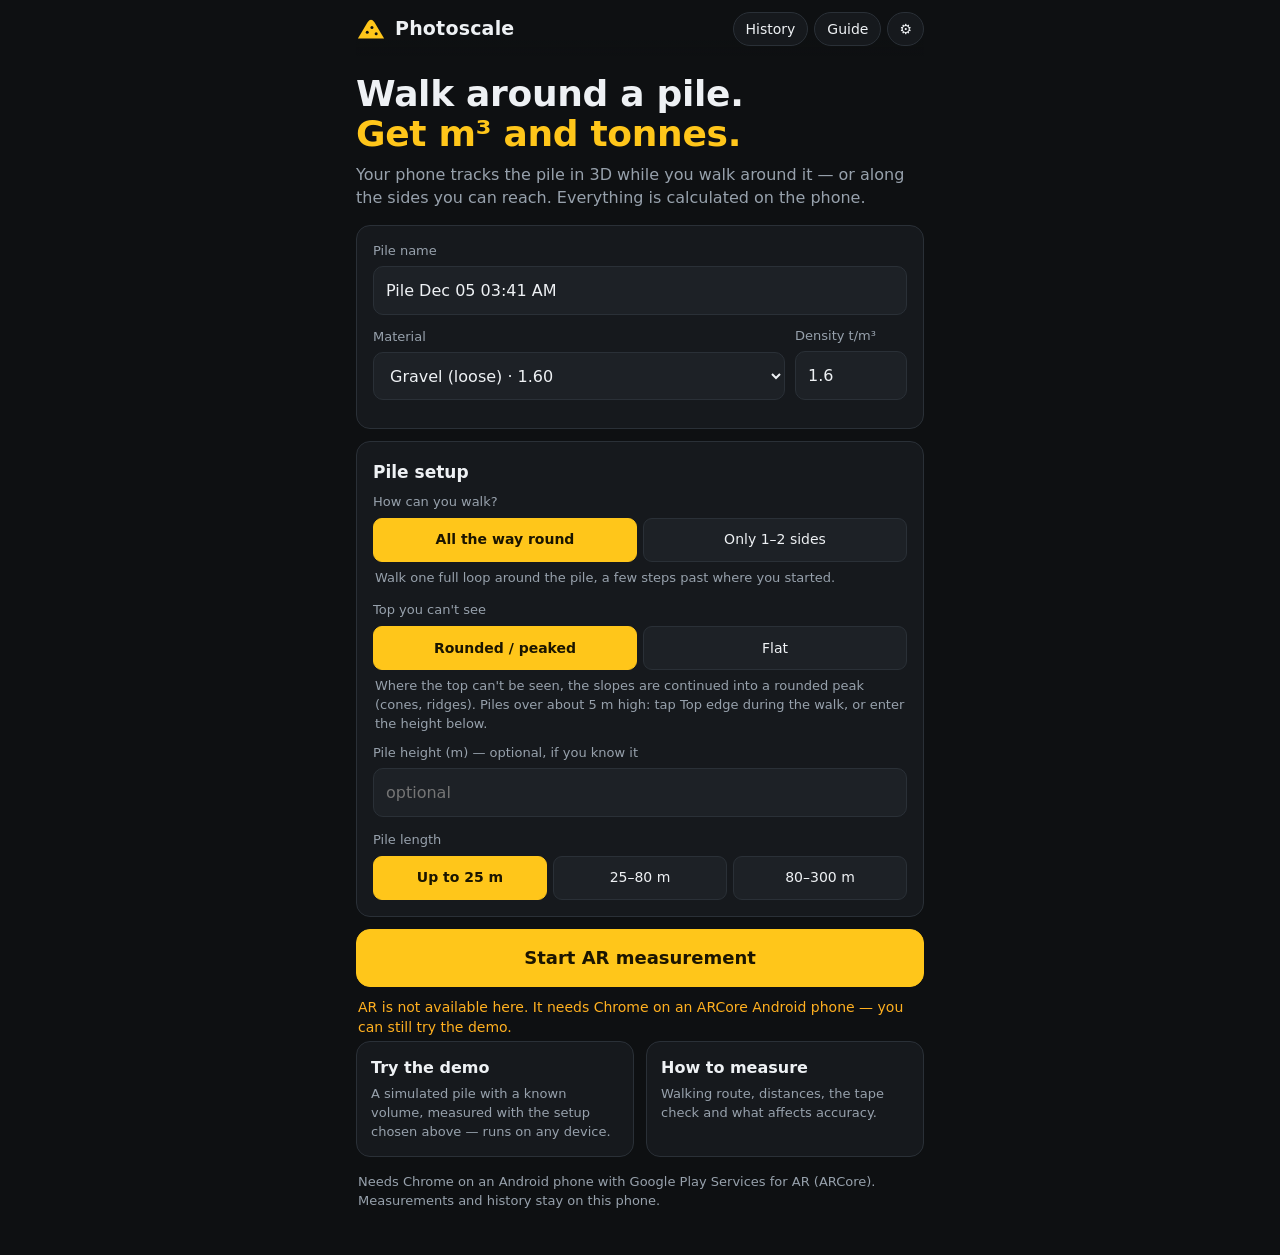
<file: index.html>
<!doctype html>
<html lang="en">
<head>
<meta charset="utf-8">
<meta name="viewport" content="width=device-width, initial-scale=1, viewport-fit=cover">
<meta name="theme-color" content="#0e1012">
<meta name="description" content="Measure the volume and tonnage of a stockpile by walking around it with your phone.">
<title>Photoscale — pile volume with your phone</title>
<link rel="icon" href="data:image/svg+xml,%3Csvg xmlns='http://www.w3.org/2000/svg' viewBox='0 0 64 64'%3E%3Crect width='64' height='64' rx='14' fill='%230e1012'/%3E%3Cpath d='M6 50 L26 18 Q32 10 38 18 L58 50 Z' fill='%23ffc61a'/%3E%3Ccircle cx='24' cy='38' r='3' fill='%230e1012'/%3E%3Ccircle cx='34' cy='30' r='3' fill='%230e1012'/%3E%3Ccircle cx='42' cy='42' r='3' fill='%230e1012'/%3E%3C/svg%3E">
<style>:root{
  --bg:#0e1012; --s1:#16191d; --s2:#1d2126; --line:#2a3037; --tx:#eef1f4; --mu:#97a1ac;
  --acc:#ffc61a; --acc-ink:#1b1500; --ok:#3ddc84; --warn:#ffb020; --bad:#ff5d5d; --info:#5ab0ff;
  --r:14px; --pad:16px;
  font-family: system-ui, -apple-system, "Segoe UI", Roboto, "Noto Sans", sans-serif;
}
*{box-sizing:border-box}
html,body{margin:0;background:var(--bg);color:var(--tx);-webkit-text-size-adjust:100%}
body{min-height:100vh;line-height:1.45;font-size:16px}
button,input,select{font:inherit;color:inherit}
.hidden{display:none!important}
#app{max-width:600px;margin:0 auto;padding:0 var(--pad) calc(28px + env(safe-area-inset-bottom))}
.topbar{display:flex;align-items:center;justify-content:space-between;padding:calc(10px + env(safe-area-inset-top)) 0 8px;position:sticky;top:0;background:linear-gradient(var(--bg) 70%,transparent);z-index:5}
.brand{display:flex;align-items:center;gap:9px;background:none;border:0;padding:4px 0;font-weight:800;font-size:19px;letter-spacing:.2px;cursor:pointer}
.topnav{display:flex;gap:6px}
.navbtn{background:var(--s1);border:1px solid var(--line);border-radius:999px;padding:6px 12px;font-size:14px;cursor:pointer}
.navbtn.icon{padding:6px 11px}
.navbtn b{color:var(--acc);font-weight:700}
.screen{display:none;animation:fade .18s ease-out}
.screen.active{display:block}
@keyframes fade{from{opacity:0;transform:translateY(4px)}to{opacity:1;transform:none}}
h1{font-size:30px;line-height:1.12;margin:18px 0 8px;letter-spacing:-.3px}
h1 span{color:var(--acc)}
h2{font-size:22px;margin:14px 0 10px}
h3{font-size:17px;margin:2px 0 8px}
.lede{color:var(--mu);margin:0 0 16px}
.muted{color:var(--mu)}
.small{font-size:13px}
.fine{color:var(--mu);font-size:13px;margin:16px 2px}
.center{text-align:center}
.card{background:var(--s1);border:1px solid var(--line);border-radius:var(--r);padding:var(--pad);margin:12px 0}
.card.flush{padding:0;overflow:hidden}
details.card summary{cursor:pointer;list-style:none}
details.card summary::-webkit-details-marker{display:none}
details.card summary::before{content:'▸ ';color:var(--acc)}
details.card[open] summary::before{content:'▾ '}
.field{display:flex;flex-direction:column;gap:5px;margin:0 0 12px}
.field span{font-size:13px;color:var(--mu)}
.field input,.field select{background:var(--s2);border:1px solid var(--line);border-radius:10px;padding:12px;min-height:48px;width:100%;outline:none}
.field input:focus,.field select:focus{border-color:var(--acc)}
.row2{display:flex;gap:10px;align-items:flex-end}
.grow{flex:1;min-width:0}
.den{width:112px;flex:none}
.row2 .btn{margin-bottom:12px}
.btn{background:var(--s2);border:1px solid var(--line);border-radius:12px;padding:12px 16px;min-height:48px;font-weight:650;cursor:pointer}
.btn:active{transform:translateY(1px)}
.btn.primary{background:var(--acc);color:var(--acc-ink);border-color:var(--acc)}
.btn.ghost{background:transparent}
.btn.big{width:100%;min-height:58px;font-size:18px;border-radius:14px}
.btn.small{min-height:36px;padding:6px 12px;font-size:14px}
.btn:disabled{opacity:.45}
.status{margin:10px 2px 4px;font-size:14px;color:var(--mu)}
.setup .opt{margin:0 0 14px}
.setup .opt:last-child{margin-bottom:0}
.opt-h{font-size:13px;color:var(--mu);margin:0 0 6px}
.segs{display:flex;gap:6px}
.segs .seg{flex:1;min-height:44px;padding:8px 6px;font-size:14px;line-height:1.2}
.opt-help{font-size:13px;color:var(--mu);margin:7px 2px 0}
.setup .field{margin:10px 0 0}
.warns li.note{background:rgba(90,176,255,.07);border-color:rgba(90,176,255,.3)}
.status.ok{color:var(--ok)} .status.bad{color:var(--warn)}
.grid2{display:grid;grid-template-columns:1fr 1fr;gap:12px}
.tile{text-align:left;background:var(--s1);border:1px solid var(--line);border-radius:var(--r);padding:14px;cursor:pointer;display:flex;flex-direction:column;gap:6px}
.tile b{font-size:16px} .tile span{color:var(--mu);font-size:13px}
.res-head{display:flex;justify-content:space-between;align-items:center;gap:10px;margin-top:6px}
.res-head h2{margin:6px 0 2px}
.qbadge{font-size:13px;font-weight:700;border-radius:999px;padding:6px 11px;white-space:nowrap}
.qbadge.good{background:rgba(61,220,132,.14);color:var(--ok)}
.qbadge.fair{background:rgba(255,176,32,.14);color:var(--warn)}
.qbadge.poor{background:rgba(255,93,93,.14);color:var(--bad)}
.bignums{display:grid;grid-template-columns:1fr 1fr;gap:12px;margin:12px 0}
.bign{background:var(--s1);border:1px solid var(--line);border-radius:var(--r);padding:14px}
.bign.acc{border-color:rgba(255,198,26,.5);background:linear-gradient(160deg,rgba(255,198,26,.12),var(--s1) 60%)}
.bign .lbl{color:var(--mu);font-size:13px;text-transform:uppercase;letter-spacing:.6px}
.bign .val{font-size:36px;font-weight:800;font-variant-numeric:tabular-nums;letter-spacing:-.5px;line-height:1.1;margin:4px 0}
.bign .val small{font-size:17px;font-weight:600;color:var(--mu);margin-left:4px}
.bign .rng{font-size:13px;color:var(--mu);font-variant-numeric:tabular-nums}
.chip{background:var(--s2);border:1px solid var(--line);border-radius:999px;padding:3px 10px;font-size:13px;cursor:pointer;color:var(--tx)}
.truth{background:rgba(90,176,255,.10);border:1px solid rgba(90,176,255,.35);color:#cfe6ff;border-radius:12px;padding:10px 12px;font-size:14px}
.view3d{display:block;width:100%;height:320px;touch-action:none;background:#13161a}
.vbar{display:flex;gap:6px;align-items:center;padding:8px;border-top:1px solid var(--line)}
.vbar .muted{margin-left:auto}
.seg{background:var(--s2);border:1px solid var(--line);border-radius:9px;padding:6px 12px;font-size:14px;cursor:pointer}
.seg.on{background:var(--acc);color:var(--acc-ink);border-color:var(--acc);font-weight:700}
.stats{display:grid;grid-template-columns:repeat(3,1fr);gap:8px;margin:12px 0}
.stat{background:var(--s1);border:1px solid var(--line);border-radius:12px;padding:10px}
.stat b{display:block;font-size:17px;font-variant-numeric:tabular-nums}
.stat span{font-size:12px;color:var(--mu)}
.warns{list-style:none;padding:0;margin:8px 0}
.warns li{background:rgba(255,176,32,.08);border:1px solid rgba(255,176,32,.3);border-radius:10px;padding:9px 11px;margin:6px 0;font-size:14px}
.warns li.ok{background:rgba(61,220,132,.08);border-color:rgba(61,220,132,.3)}
.warns li.tip{background:rgba(90,176,255,.07);border-color:rgba(90,176,255,.3)}
.actions{display:grid;grid-template-columns:1fr 1fr;gap:10px;margin:16px 0}
.actions .primary{grid-column:1/-1}
.why-row{display:flex;justify-content:space-between;gap:10px;padding:7px 0;border-bottom:1px dashed var(--line);font-size:14px}
.why-row b{font-variant-numeric:tabular-nums;white-space:nowrap}
.steps{padding-left:22px} .steps li{margin:0 0 12px}
.plain{padding-left:18px;margin:0} .plain li{margin:0 0 8px;color:var(--mu)} .plain b{color:var(--tx)}
.dot{display:inline-block;width:11px;height:11px;border-radius:50%;border:2px solid #111;vertical-align:-1px}
.dot.r{background:#ff2e40} .dot.b{background:#268cff} .dot.g{background:#40f25a}
.toggle{display:flex;gap:12px;align-items:flex-start;margin:0 0 14px;cursor:pointer}
.toggle input{width:22px;height:22px;margin-top:2px;accent-color:var(--acc);flex:none}
.mats{margin-bottom:8px}
.mat{display:flex;justify-content:space-between;align-items:center;padding:8px 0;border-bottom:1px solid var(--line)}
.mat button{background:none;border:0;color:var(--bad);cursor:pointer;font-size:14px}
.hlist{display:flex;flex-direction:column;gap:10px;margin-top:10px}
.hitem{display:flex;gap:12px;background:var(--s1);border:1px solid var(--line);border-radius:var(--r);padding:10px;cursor:pointer;text-align:left;align-items:center}
.hitem img{width:84px;height:58px;object-fit:cover;border-radius:8px;background:#222;flex:none}
.hitem .hx{flex:1;min-width:0}
.hitem .hx b{display:block;white-space:nowrap;overflow:hidden;text-overflow:ellipsis}
.hitem .hx span{font-size:13px;color:var(--mu)}
.hitem .hv{text-align:right;font-variant-numeric:tabular-nums}
.hitem .hv b{display:block;font-size:17px}
.hitem .del{background:none;border:0;color:var(--mu);font-size:18px;padding:4px 6px;cursor:pointer}
.busy{position:fixed;inset:0;background:rgba(8,9,10,.82);display:flex;flex-direction:column;gap:14px;align-items:center;justify-content:center;z-index:60;font-weight:600}
.spinner{width:44px;height:44px;border-radius:50%;border:4px solid rgba(255,255,255,.15);border-top-color:var(--acc);animation:spin .9s linear infinite}
@keyframes spin{to{transform:rotate(360deg)}}
.toast{position:fixed;left:50%;bottom:calc(18px + env(safe-area-inset-bottom));transform:translateX(-50%);background:#22272d;border:1px solid var(--line);border-radius:12px;padding:11px 14px;z-index:70;max-width:min(92vw,560px);font-size:14px;box-shadow:0 8px 30px rgba(0,0,0,.4)}
.toast.bad{border-color:var(--bad)} .toast.ok{border-color:var(--ok)}

/* ---------- capture overlay (AR and demo) ---------- */
.sim-stage{position:fixed;inset:0;background:#000;display:flex;align-items:center;justify-content:center;z-index:30}
.sim-stage canvas{display:block}
.ov{position:fixed;inset:0;z-index:40;pointer-events:none;color:#fff;font-size:15px}
.ov button{pointer-events:auto}
.ov-top{position:absolute;top:calc(10px + env(safe-area-inset-top));left:10px;right:10px;display:flex;gap:10px;align-items:flex-start}
.ov-icon{width:44px;height:44px;border-radius:50%;border:0;background:rgba(0,0,0,.55);color:#fff;font-size:18px;flex:none}
.ov-msg{flex:1;margin-right:128px;padding:10px 14px;border-radius:14px;font-weight:700;font-size:16px;line-height:1.3;background:rgba(10,12,14,.72);backdrop-filter:blur(6px);-webkit-backdrop-filter:blur(6px);text-shadow:0 1px 2px rgba(0,0,0,.4)}
.ov-msg.go{background:rgba(255,198,26,.92);color:#1b1500;text-shadow:none}
.ov-msg.warn{background:rgba(220,50,50,.88)}
.ov-msg.slow{background:rgba(255,150,0,.92);color:#1b1100;text-shadow:none}
.ov-msg.ok{background:rgba(40,190,105,.92)}
.ov-mini{position:absolute;top:calc(10px + env(safe-area-inset-top));right:10px;width:118px;height:118px;border-radius:12px;border:1px solid rgba(255,255,255,.25)}
.ov-reticle{position:absolute;left:50%;top:50%;width:26px;height:26px;margin:-13px 0 0 -13px;border:2px solid rgba(255,255,255,.9);border-radius:50%;box-shadow:0 0 0 1px rgba(0,0,0,.5)}
.ov-reticle::after{content:'';position:absolute;left:50%;top:50%;width:4px;height:4px;margin:-2px 0 0 -2px;background:#fff;border-radius:50%}
.ov-arrow{position:absolute;left:50%;top:38%;font-size:76px;color:#ffb000;text-shadow:0 2px 8px rgba(0,0,0,.6);animation:pulse 1s ease-in-out infinite}
@keyframes pulse{50%{opacity:.45}}
.ov-bottom{position:absolute;left:10px;right:10px;bottom:calc(14px + env(safe-area-inset-bottom));display:flex;align-items:flex-end;justify-content:space-between}
.ov-ringwrap{position:relative;width:104px;height:104px;background:rgba(10,12,14,.55);border-radius:50%}
.ov-ringwrap canvas{width:104px;height:104px}
.ov-pct{position:absolute;inset:0;display:flex;align-items:center;justify-content:center;font-weight:800;font-size:19px;font-variant-numeric:tabular-nums}
.ov-btns{display:flex;flex-direction:column;align-items:flex-end;gap:10px}
.ov-main{min-width:150px;height:64px;border-radius:999px;border:0;background:rgba(255,255,255,.92);color:#111;font-weight:800;font-size:20px;letter-spacing:.5px;box-shadow:0 6px 20px rgba(0,0,0,.35)}
.ov-main.go{background:var(--acc)}
.ov-main.warn{background:#ff7a1a;color:#1b0b00}
.ov-main:disabled{opacity:.5}
.ov-small{height:42px;padding:0 16px;border-radius:999px;border:0;background:rgba(10,12,14,.72);color:#fff;font-weight:700}
.ov-stats{position:absolute;left:10px;right:10px;bottom:calc(126px + env(safe-area-inset-bottom));font:12px/1.35 ui-monospace,Menlo,Consolas,monospace;background:rgba(0,0,0,.55);padding:6px 8px;border-radius:8px}
@media (min-width:700px){ h1{font-size:36px} .view3d{height:380px} }
@media (max-width:360px){ .bign .val{font-size:30px} .stats{grid-template-columns:1fr 1fr} }
.legend{display:flex;flex-wrap:wrap;gap:12px;padding:0 10px 10px;font-size:12px;color:var(--mu)}
.legend span{display:inline-flex;align-items:center;gap:5px}
.lg{display:inline-block;width:12px;height:12px;border-radius:3px}
.lg.seen{background:linear-gradient(90deg,#1f3d99,#00a8c7,#3dc752,#fac71f,#e63d29)}
.lg.mir{background:linear-gradient(90deg,#8fa6d9,#a6e0ea,#b0e3b7,#f0deb0)}
.lg.fill{background:#8a8f96}
.lg.path{background:#ffcc1a;height:3px;border-radius:2px}
.sub-opt{margin-top:14px}
</style>
</head>
<body>
<div id="app">
  <header class="topbar">
    <button class="brand" id="go-home" aria-label="Home">
      <svg viewBox="0 0 64 64" width="30" height="30" aria-hidden="true"><path d="M4 52 L25 17 Q32 7 39 17 L60 52 Z" fill="var(--acc)"/><circle cx="24" cy="39" r="3.2" fill="#0e1012"/><circle cx="34" cy="29" r="3.2" fill="#0e1012"/><circle cx="43" cy="42" r="3.2" fill="#0e1012"/></svg>
      <span>Photoscale</span>
    </button>
    <nav class="topnav">
      <button class="navbtn" data-go="history">History <b id="hist-count"></b></button>
      <button class="navbtn" data-go="guide">Guide</button>
      <button class="navbtn icon" data-go="settings" aria-label="Settings">⚙</button>
    </nav>
  </header>

  <main>
    <!-- HOME -->
    <section id="scr-home" class="screen active">
      <div class="hero">
        <h1>Walk around a pile.<br><span>Get m³ and tonnes.</span></h1>
        <p class="lede">Your phone tracks the pile in 3D while you walk around it — or along the sides you can reach. Everything is calculated on the phone.</p>
      </div>
      <div class="card">
        <label class="field"><span>Pile name</span><input id="in-name" type="text" maxlength="60" autocomplete="off"></label>
        <div class="row2">
          <label class="field grow"><span>Material</span><select id="in-mat"></select></label>
          <label class="field den"><span>Density t/m³</span><input id="in-den" type="number" inputmode="decimal" step="0.01" min="0.05" max="5"></label>
        </div>
      </div>
      <div class="card setup">
        <h3>Pile setup</h3>
        <div class="opt">
          <div class="opt-h">How can you walk?</div>
          <div class="segs" id="opt-walk"><button class="seg" data-v="full">All the way round</button><button class="seg" data-v="partial">Only 1–2 sides</button></div>
          <p class="opt-help" id="help-walk"></p>
          <div class="hidden sub-opt" id="row-far">
            <div class="opt-h">The sides you can't walk</div>
            <div class="segs" id="opt-far"><button class="seg" data-v="mirror">Mirror image</button><button class="seg" data-v="wall">Against a wall</button></div>
            <p class="opt-help" id="help-far"></p>
          </div>
          <label class="field hidden" id="row-wallh"><span>Wall height (m)</span><input id="in-wallh" type="number" inputmode="decimal" step="0.1" min="0.3" max="10" placeholder="1.5"></label>
          <label class="field hidden" id="row-width"><span>Base width (m) — needed only if you can walk one long side and no end</span><input id="in-width" type="number" inputmode="decimal" step="0.1" min="1" placeholder="optional"></label>
        </div>
        <div class="opt">
          <div class="opt-h">Top you can't see</div>
          <div class="segs" id="opt-top"><button class="seg" data-v="peaked">Rounded / peaked</button><button class="seg" data-v="flat">Flat</button></div>
          <p class="opt-help" id="help-top"></p>
          <label class="field" id="row-height"><span>Pile height (m) — optional, if you know it</span><input id="in-height" type="number" inputmode="decimal" step="0.1" min="0.5" placeholder="optional"></label>
        </div>
        <div class="opt">
          <div class="opt-h">Pile length</div>
          <div class="segs" id="opt-size"><button class="seg" data-v="small">Up to 25 m</button><button class="seg" data-v="medium">25–80 m</button><button class="seg" data-v="large">80–300 m</button></div>
        </div>
      </div>
      <button id="btn-ar" class="btn primary big">Start AR measurement</button>
      <div id="ar-status" class="status">Checking AR support…</div>
      <div class="grid2">
        <button id="btn-demo" class="tile">
          <b>Try the demo</b><span>A simulated pile with a known volume, measured with the setup chosen above — runs on any device.</span>
        </button>
        <button class="tile" data-go="guide">
          <b>How to measure</b><span>Walking route, distances, the tape check and what affects accuracy.</span>
        </button>
      </div>
      <p class="fine">Needs Chrome on an Android phone with Google Play Services for AR (ARCore). Measurements and history stay on this phone.</p>
    </section>

    <!-- RESULT -->
    <section id="scr-result" class="screen">
      <div class="res-head">
        <div><h2 id="res-title">Pile</h2><div id="res-sub" class="muted"></div></div>
        <div id="res-quality" class="qbadge"></div>
      </div>
      <div class="bignums">
        <div class="bign"><div class="lbl">Volume</div><div class="val"><span id="res-vol">–</span><small>m³</small></div><div id="res-vol-range" class="rng"></div></div>
        <div class="bign acc"><div class="lbl">Tonnage</div><div class="val"><span id="res-ton">–</span><small>t</small></div><div class="rng"><button id="res-den" class="chip"></button></div></div>
      </div>
      <div id="res-truth" class="truth hidden"></div>
      <div class="card flush">
        <canvas id="res-3d" class="view3d"></canvas>
        <div class="vbar">
          <button class="seg on" id="v-3d">3D</button><button class="seg" id="v-top">Top</button><button class="seg" id="v-pts">Points</button>
          <span class="muted small">drag · pinch · double-tap</span>
        </div>
        <div id="res-legend" class="legend"></div>
      </div>
      <div id="res-stats" class="stats"></div>
      <ul id="res-warn" class="warns"></ul>

      <div id="res-tape" class="card hidden">
        <h3>Tape check</h3>
        <p class="muted">You marked two points in AR. The phone measured them <b id="tape-ar"></b> apart. Enter the distance you measured with a tape to correct the phone's scale.</p>
        <div class="row2"><label class="field grow"><span>Taped distance (m)</span><input id="tape-in" type="number" inputmode="decimal" step="0.001" min="0.5"></label><button id="tape-apply" class="btn">Apply</button></div>
        <div id="tape-out" class="muted"></div>
      </div>

      <details class="card">
        <summary><b>Calibrate density</b> <span class="muted">— know the real weight of this pile?</span></summary>
        <p class="muted">If this pile was weighed (e.g. on a weighbridge), enter its tonnage. Photoscale divides it by the measured volume and can save the result as your own material.</p>
        <div class="row2"><label class="field grow"><span>Known tonnage (t)</span><input id="cal-in" type="number" inputmode="decimal" step="0.1" min="0"></label><button id="cal-go" class="btn">Calculate</button></div>
        <div id="cal-out" class="muted"></div>
      </details>

      <details class="card" id="res-why">
        <summary><b>How sure is this number?</b></summary>
        <div id="why-body"></div>
      </details>

      <div class="actions">
        <button id="res-save" class="btn primary">Save to history</button>
        <button id="res-share" class="btn">Share summary</button>
        <button id="res-json" class="btn">Export data (JSON)</button>
        <button id="res-raw" class="btn hidden">Download raw data</button>
        <button id="res-new" class="btn ghost">New measurement</button>
      </div>
    </section>

    <!-- HISTORY -->
    <section id="scr-history" class="screen">
      <div class="res-head"><h2>History</h2><button id="hist-csv" class="btn small">Export CSV</button></div>
      <div id="hist-list" class="hlist"></div>
      <p id="hist-empty" class="muted center hidden">No saved measurements yet.</p>
    </section>

    <!-- GUIDE -->
    <section id="scr-guide" class="screen">
      <h2>How to measure a pile</h2>
      <ol class="steps">
        <li><b>Prepare.</b> Use Chrome on your Android phone, in daylight or good lighting. The pile must stand free so you can walk all the way round it. Keep people and machines away from it while you walk.</li>
        <li><b>Optional, for the best accuracy: the tape check.</b> Put two markers on flat ground near the pile — cones, spray-painted crosses or two sheets of paper — about 5–10 m apart, and measure the distance between their centres with a tape.</li>
        <li><b>Start.</b> Choose the material, tap <i>Start AR measurement</i> and allow the camera. Move the phone gently left and right until the dots appear. Aim the centre dot at the middle of the pile and tap <b>START</b>. A yellow flag marks where you started.</li>
        <li><b>Walk one loop.</b> Hold the phone upright at chest height and keep it pointed at the pile. Stay about 2–5 m from the foot of the pile (closer for small piles). Keep the whole height of the pile and a strip of ground in view. Walk slowly — about half your normal speed.</li>
        <li><b>Watch the dots.</b> <span class="dot r"></span> red = new detail, <span class="dot b"></span> blue = position being worked out, <span class="dot g"></span> green = fixed in 3D. The map at the top right fills in as the surface is measured; the ring shows how far round you are.</li>
        <li><b>Close the loop.</b> When the ring is almost full the app asks you to slow down and points to the flag. Walk a few steps past it until you see <b>Loop closed ✓</b>, then tap <b>FINISH</b>.</li>
        <li><b>Tape check.</b> During the walk, aim the centre dot at marker A and tap <i>Mark A</i>, then at marker B and tap <i>Mark B</i>. On the result page enter your taped distance.</li>
      </ol>
      <div class="card">
        <h3>Piles you can't walk round, tall piles, big piles</h3>
        <ul class="plain">
          <li><b>Only 1–2 sides reachable</b> (a pile against a shed wall or in a corner): choose <i>Only 1–2 sides</i>. Walk the full length of one long side and, if you can, one end. The sides you could not reach are filled in as a mirror image of the ones you measured, so this assumes the pile is symmetrical. Walking one end as well lets Photoscale find the pile's centre line from both of its toes. If you can only walk one long side, enter the pile's base width instead (from the stacker's settings or a tape) — otherwise the hidden half cannot be placed and only the measured half is counted.</li>
          <li><b>Piles against a wall</b> (for example in a corner of the shed): choose <i>Only 1–2 sides</i>, then <i>Against a wall</i>, and enter the wall height. Walk the free sides as above. At each wall the pile leans on, aim the centre dot at a bare part of the wall next to the pile and tap <b>Wall</b> once (the walk usually starts and ends right next to a wall). Photoscale then builds the hidden part out to the walls: resting on each wall up to its height, with slopes above at the angle measured on the free sides.</li>
          <li><b>Tall piles with a flat top</b> you cannot see from the ground: choose <i>Flat</i>. The hidden top is taken as flat. With <i>Rounded / peaked</i>, the slopes are continued into a rounded peak instead, which suits cones and ridges but would overestimate a flat-topped pile.</li>
          <li><b>Piles taller than about 5 m.</b> The phone measures the surface only up to roughly 8–10 m away, so on a tall pile it may not reach the top edge. Stop two or three times along the pile, aim the centre dot at the pile's top edge against the sky (or the ridge, for a peaked pile) and tap <b>Top edge</b>. Photoscale continues the measured slope upwards until it meets that sight line, which gives the height. Tap from a side you are walking along, with the lower slope in view. If you know the height (from the stacker or a laser meter), you can enter it instead under <i>Pile height</i>.</li>
          <li><b>Long stockyard piles</b> (say 200 × 50 m): choose <i>80–300 m</i>. Walking all the way round takes long and lets tracking drift; walking one long side plus one end with <i>Only 1–2 sides</i> halves the walk. Use a long tape check (markers 30–50 m apart) on big piles.</li>
        </ul>
      </div>
      <div class="card">
        <h3>Tonnage and density</h3>
        <p class="muted">Tonnage = volume × bulk density. The built-in densities are typical values only. Coal, ash and aggregates change with moisture and compaction, so calibrate once: measure a pile whose weight you know from the weighbridge, then use <i>Calibrate density</i> on the result page and save it as your own material.</p>
      </div>
      <div class="card">
        <h3>What affects accuracy</h3>
        <ul class="plain">
          <li><b>The phone's sense of distance.</b> It can be off by 1–2%. Volume grows with length × width × height, so this becomes roughly 3–6% in volume. The tape check removes most of it.</li>
          <li><b>Parts you did not see.</b> The top of a tall pile, or a side you skipped, is filled in by estimation. Close the loop and keep the whole pile in view.</li>
          <li><b>The ground under the pile.</b> Photoscale assumes the ground under the pile continues at the level of the ground around it. A pile on a slope or in a pit is less certain.</li>
          <li><b>Light and texture.</b> Dark coal in poor light gives fewer dots. Daylight works best. Avoid rain, snow on the pile, and dust clouds.</li>
        </ul>
      </div>
    </section>

    <!-- SETTINGS -->
    <section id="scr-settings" class="screen">
      <h2>Settings</h2>
      <div class="card">
        <label class="toggle"><input type="checkbox" id="set-record"><span><b>Save raw data with each measurement</b><br><small class="muted">Camera frames, depth and phone motion (about 20–60 MB per walk) — for re-processing on a computer or troubleshooting.</small></span></label>
        <label class="toggle"><input type="checkbox" id="set-debug"><span><b>Show technical info during capture</b><br><small class="muted">Tracked points, depth frames and processing time.</small></span></label>
        <label class="field"><span>Demo speed</span><select id="set-speed"><option value="1">1× (real time)</option><option value="2">2×</option><option value="4">4×</option></select></label>
      </div>
      <div class="card">
        <h3>My materials</h3>
        <div id="set-mats" class="mats"></div>
        <div class="row2"><label class="field grow"><span>Name</span><input id="mat-name" type="text" maxlength="40"></label><label class="field den"><span>t/m³</span><input id="mat-den" type="number" inputmode="decimal" step="0.01"></label><button id="mat-add" class="btn">Add</button></div>
      </div>
      <div class="card">
        <h3>About</h3>
        <p class="muted">Photoscale <span id="ver"></span>. It uses the phone's AR motion tracking (ARCore) for real-world scale, follows details in the camera image to place 3D points, adds ARCore depth, and builds a height map of the pile. The volume is the space between that surface and the ground level found around the pile. Nothing is uploaded.</p>
      </div>
    </section>
  </main>
</div>

<div id="sim-stage" class="sim-stage hidden"><canvas id="sim-canvas"></canvas></div>

<div id="ov" class="ov hidden">
  <div class="ov-top">
    <button id="ov-close" class="ov-icon" aria-label="Cancel">✕</button>
    <div id="ov-msg" class="ov-msg info">Starting…</div>
  </div>
  <canvas id="ov-mini" class="ov-mini" width="256" height="256"></canvas>
  <div class="ov-reticle"></div>
  <div id="ov-arrow" class="ov-arrow hidden">➜</div>
  <div class="ov-bottom">
    <div class="ov-ringwrap"><canvas id="ov-ring" width="240" height="240"></canvas><div id="ov-pct" class="ov-pct">0%</div></div>
    <div class="ov-btns">
      <button id="ov-wall" class="ov-small hidden">Wall</button>
      <button id="ov-topedge" class="ov-small hidden">Top edge</button>
      <button id="ov-ref" class="ov-small hidden">Mark A</button>
      <button id="ov-main" class="ov-main" disabled>START</button>
    </div>
  </div>
  <div id="ov-stats" class="ov-stats hidden"></div>
</div>

<div id="busy" class="busy hidden"><div class="spinner"></div><div id="busy-msg">Working…</div></div>
<div id="toast" class="toast hidden"></div>

<script id="engine-src" type="text/plain">/* Photoscale measurement engine.
   Runs inside a Web Worker (also loadable in Node for tests).
   Input per frame: camera pose (from ARCore via WebXR, metric, y = up),
   a small grayscale camera image and/or a depth sample grid.
   Output: tracked feature dots (red/blue/green), a fused 2.5D height grid,
   and at the end the pile volume with an error estimate. */
'use strict';
var PSE = (function () {

const DEG = Math.PI / 180;
const now = (typeof performance !== 'undefined') ? () => performance.now() : () => Date.now();

const CFG = {
  levels: 3, win: 4, lkIters: 10, minEig: 6, fbThr: 0.9, resThr: 32,
  fastThr: 14, cellPx: 16, maxTracks: 420,
  obsMinMove: 0.05, maxObs: 12, maxTrackSpan: 15,
  triMinParDeg: 0.8, greenParDeg: 3.0, greenSigma: 0.05, commitSigma: 0.15, maxResPx: 2.5,
  pxSigma: 0.7,
  cellSize: 0.10, gridN: 640, kF: 3.0, minCellW: 0.25,
  depthMin: 0.7, depthMax: 7.5, depthEdge: 0.06, depthW: 0.25,
  flipEvalEvery: 6,
  miniEveryMs: 350,
};

/* ------------------------------------------------------------------ */
/* state                                                               */
/* ------------------------------------------------------------------ */
let W = 0, H = 0, pyrA = null, pyrB = null, hasPrev = false, prevGrayFi = -1;
let tracks = [], nextId = 1, medFX = 0, medFY = 0, fastThr = CFG.fastThr;
let fr = { R: [], C: [], I: [], t: [] };
let grid = null, started = false, tStart = 0, center = null;
let groundHits = [];
let pts = new Float32Array(4 * 8192), nPts = 0, newPts = [];
let flipMode = 1, flipLocked = false, flipStats = null, flipCount = 0;
let nDepthFrames = 0, nDepthSamples = 0;
let camPath = [];
let topRays = [], wallPts = [];
let lastProgress = 0, lastMiniT = -1e9, procTimes = [], lostCount = 0;
let occ = null, best = null, bx = null, by = null;

function reset(cfg) {
  if (cfg) for (const k in cfg) if (k in CFG) CFG[k] = cfg[k];
  CFG.commitSigma = Math.max(0.15, 0.5 * CFG.cellSize);
  CFG.greenSigma = Math.max(0.05, 0.2 * CFG.cellSize);
  CFG.maxTrackSpan = CFG.cellSize > 0.15 ? 22 : 15;
  W = 0; H = 0; pyrA = pyrB = null; hasPrev = false; prevGrayFi = -1;
  tracks = []; nextId = 1; medFX = medFY = 0; fastThr = CFG.fastThr;
  fr = { R: [], C: [], I: [], t: [] };
  grid = null; started = false; tStart = 0; center = null; groundHits = [];
  pts = new Float32Array(4 * 8192); nPts = 0; newPts = [];
  flipMode = (cfg && cfg.flipMode !== undefined) ? cfg.flipMode : 1;
  flipLocked = !!(cfg && cfg.flipLocked); flipStats = null; flipCount = 0;
  nDepthFrames = 0; nDepthSamples = 0; camPath = []; lastProgress = 0; lastMiniT = -1e9;
  procTimes = []; lostCount = 0; topRays = []; wallPts = [];
}
/* "Top edge" tap: the phone's position and viewing direction, aimed at the pile's skyline */
function topEdge(C, D) {
  if (started && C && D) topRays.push({ C: [C[0], C[1], C[2]], D: [D[0], D[1], D[2]] });
}
/* "Wall" tap: a point on a wall the pile leans against (where the centre dot hit it) */
function wallTap(P, D) {
  if (started && P) wallPts.push({ P: [P[0], P[1], P[2]], D: D ? [D[0], D[1], D[2]] : null });
}

/* ------------------------------------------------------------------ */
/* image pyramid                                                       */
/* ------------------------------------------------------------------ */
function makePyr(w, h, n) {
  const L = [];
  for (let i = 0; i < n; i++) {
    L.push({ w, h, img: new Float32Array(w * h), gx: new Float32Array(w * h), gy: new Float32Array(w * h) });
    w = w >> 1; h = h >> 1;
  }
  return L;
}
function buildPyr(P, gray) {
  const a0 = P[0].img, n = P[0].w * P[0].h;
  for (let i = 0; i < n; i++) a0[i] = gray[i];
  for (let l = 1; l < P.length; l++) {
    const a = P[l - 1], b = P[l], aw = a.w, bw = b.w, bh = b.h, ai = a.img, bi = b.img;
    for (let y = 0; y < bh; y++) {
      const r0 = 2 * y * aw, r1 = r0 + aw;
      for (let x = 0; x < bw; x++) {
        const o = 2 * x;
        bi[y * bw + x] = 0.25 * (ai[r0 + o] + ai[r0 + o + 1] + ai[r1 + o] + ai[r1 + o + 1]);
      }
    }
  }
  for (const lv of P) scharr(lv);
}
function scharr(lv) {
  const w = lv.w, h = lv.h, I = lv.img, gx = lv.gx, gy = lv.gy;
  gx.fill(0); gy.fill(0);
  for (let y = 1; y < h - 1; y++) {
    let o = y * w + 1;
    for (let x = 1; x < w - 1; x++, o++) {
      const a = I[o - w - 1], b = I[o - w], c = I[o - w + 1], d = I[o - 1], f = I[o + 1],
        g = I[o + w - 1], hh = I[o + w], k = I[o + w + 1];
      gx[o] = (3 * (c - a) + 10 * (f - d) + 3 * (k - g)) * 0.03125;
      gy[o] = (3 * (g - a) + 10 * (hh - b) + 3 * (k - c)) * 0.03125;
    }
  }
}

/* ------------------------------------------------------------------ */
/* pyramidal Lucas-Kanade                                              */
/* ------------------------------------------------------------------ */
const WN = (2 * CFG.win + 1) * (2 * CFG.win + 1);
const TT = new Float32Array(WN), TX = new Float32Array(WN), TY = new Float32Array(WN);
const LK = { x: 0, y: 0, ok: false, eig: 0, err: 0 };
function lk(P, Q, x0, y0, ix0, iy0) {
  const win = CFG.win, nl = P.length;
  let gx = ix0 / (1 << (nl - 1)), gy = iy0 / (1 << (nl - 1));
  LK.ok = false;
  for (let L = nl - 1; L >= 0; L--) {
    const lp = P[L], lq = Q[L], w = lp.w, h = lp.h, sc = 1 / (1 << L);
    const px = x0 * sc, py = y0 * sc;
    if (px < win + 1 || py < win + 1 || px > w - win - 2 || py > h - win - 2) {
      if (L === 0) return LK;
      gx *= 2; gy *= 2; continue;
    }
    const ix = px | 0, iy = py | 0, ax = px - ix, ay = py - iy;
    const a00 = (1 - ax) * (1 - ay), a10 = ax * (1 - ay), a01 = (1 - ax) * ay, a11 = ax * ay;
    const I = lp.img, IX = lp.gx, IY = lp.gy;
    let Gxx = 0, Gxy = 0, Gyy = 0, n = 0;
    for (let dy = -win; dy <= win; dy++) {
      let o = (iy + dy) * w + ix - win;
      for (let dx = -win; dx <= win; dx++, o++, n++) {
        const t = a00 * I[o] + a10 * I[o + 1] + a01 * I[o + w] + a11 * I[o + w + 1];
        const tx = a00 * IX[o] + a10 * IX[o + 1] + a01 * IX[o + w] + a11 * IX[o + w + 1];
        const ty = a00 * IY[o] + a10 * IY[o + 1] + a01 * IY[o + w] + a11 * IY[o + w + 1];
        TT[n] = t; TX[n] = tx; TY[n] = ty;
        Gxx += tx * tx; Gxy += tx * ty; Gyy += ty * ty;
      }
    }
    const det = Gxx * Gyy - Gxy * Gxy;
    const eig = (Gxx + Gyy - Math.sqrt((Gxx - Gyy) * (Gxx - Gyy) + 4 * Gxy * Gxy)) / (2 * WN);
    if (L === 0) LK.eig = eig;
    if (det < 1e-6 || eig < CFG.minEig * (L === 0 ? 1 : 0.25)) {
      if (L === 0) return LK;
      gx *= 2; gy *= 2; continue;
    }
    const J = lq.img;
    let vx = 0, vy = 0, okL = true;
    for (let it = 0; it < CFG.lkIters; it++) {
      const qx = px + gx + vx, qy = py + gy + vy;
      if (qx < win + 1 || qy < win + 1 || qx > w - win - 2 || qy > h - win - 2) { okL = false; break; }
      const jx = qx | 0, jy = qy | 0, ex0 = qx - jx, ey0 = qy - jy;
      const b00 = (1 - ex0) * (1 - ey0), b10 = ex0 * (1 - ey0), b01 = (1 - ex0) * ey0, b11 = ex0 * ey0;
      let sx = 0, sy = 0; n = 0;
      for (let dy = -win; dy <= win; dy++) {
        let o = (jy + dy) * w + jx - win;
        for (let dx = -win; dx <= win; dx++, o++, n++) {
          const d = TT[n] - (b00 * J[o] + b10 * J[o + 1] + b01 * J[o + w] + b11 * J[o + w + 1]);
          sx += d * TX[n]; sy += d * TY[n];
        }
      }
      const ex = (Gyy * sx - Gxy * sy) / det, ey = (Gxx * sy - Gxy * sx) / det;
      vx += ex; vy += ey;
      if (ex * ex + ey * ey < 0.0009) break;
    }
    if (!okL && L === 0) return LK;
    if (L > 0) { gx = 2 * (gx + vx); gy = 2 * (gy + vy); } else { gx += vx; gy += vy; }
  }
  // final photometric residual at level 0
  const lq = Q[0], w = lq.w, J = lq.img;
  const qx = x0 + gx, qy = y0 + gy;
  if (qx < CFG.win + 1 || qy < CFG.win + 1 || qx > w - CFG.win - 2 || qy > lq.h - CFG.win - 2) return LK;
  const jx = qx | 0, jy = qy | 0, ex0 = qx - jx, ey0 = qy - jy;
  const b00 = (1 - ex0) * (1 - ey0), b10 = ex0 * (1 - ey0), b01 = (1 - ex0) * ey0, b11 = ex0 * ey0;
  let e = 0, n = 0;
  for (let dy = -CFG.win; dy <= CFG.win; dy++) {
    let o = (jy + dy) * w + jx - CFG.win;
    for (let dx = -CFG.win; dx <= CFG.win; dx++, o++, n++) {
      e += Math.abs(TT[n] - (b00 * J[o] + b10 * J[o + 1] + b01 * J[o + w] + b11 * J[o + w + 1]));
    }
  }
  LK.err = e / WN;
  if (LK.err > CFG.resThr) return LK;
  LK.x = qx; LK.y = qy; LK.ok = true;
  return LK;
}

/* ------------------------------------------------------------------ */
/* FAST-9 corner detection with grid bucketing                         */
/* ------------------------------------------------------------------ */
const CIRC = [[0, -3], [1, -3], [2, -2], [3, -1], [3, 0], [3, 1], [2, 2], [1, 3],
  [0, 3], [-1, 3], [-2, 2], [-3, 1], [-3, 0], [-3, -1], [-2, -2], [-1, -3]];
function has9(m) {
  if (!m) return false;
  const x = (m | (m << 16)) >>> 0;
  let r = x;
  for (let k = 1; k < 9; k++) r &= x >>> k;
  return (r & 0xFFFF) !== 0;
}
function detect(g, fi) {
  const cp = CFG.cellPx, gw = Math.ceil(W / cp), gh = Math.ceil(H / cp), nc = gw * gh;
  if (!occ || occ.length !== nc) { occ = new Uint8Array(nc); best = new Float32Array(nc); bx = new Int16Array(nc); by = new Int16Array(nc); }
  occ.fill(0); best.fill(0);
  for (const tr of tracks) {
    const ci = ((tr.y / cp) | 0) * gw + ((tr.x / cp) | 0);
    if (ci >= 0 && ci < nc) occ[ci] = 1;
  }
  let free = 0; for (let i = 0; i < nc; i++) if (!occ[i]) free++;
  if (free === 0) return;
  const off = CIRC.map(([dx, dy]) => dy * W + dx);
  const thr = fastThr;
  for (let y = 4; y < H - 4; y++) {
    const rowCell = ((y / cp) | 0) * gw;
    for (let x = 4; x < W - 4; x++) {
      const ci = rowCell + ((x / cp) | 0);
      if (occ[ci]) { x = (((x / cp) | 0) + 1) * cp - 1; continue; }
      const o = y * W + x, p = g[o], hi = p + thr, lo = p - thr;
      const v0 = g[o + off[0]], v4 = g[o + off[4]], v8 = g[o + off[8]], v12 = g[o + off[12]];
      const nb = (v0 > hi) + (v4 > hi) + (v8 > hi) + (v12 > hi);
      const nd = (v0 < lo) + (v4 < lo) + (v8 < lo) + (v12 < lo);
      if (nb < 2 && nd < 2) continue;
      let mb = 0, md = 0;
      for (let i = 0; i < 16; i++) { const v = g[o + off[i]]; if (v > hi) mb |= 1 << i; else if (v < lo) md |= 1 << i; }
      let s = 0;
      if (nb >= 2 && has9(mb)) { for (let i = 0; i < 16; i++) if ((mb >> i) & 1) s += g[o + off[i]] - hi; }
      else if (nd >= 2 && has9(md)) { for (let i = 0; i < 16; i++) if ((md >> i) & 1) s += lo - g[o + off[i]]; }
      else continue;
      s += 1;
      if (s > best[ci]) { best[ci] = s; bx[ci] = x; by[ci] = y; }
    }
  }
  const cand = [];
  for (let i = 0; i < nc; i++) if (best[i] > 0) cand.push(i);
  if (cand.length < free * 0.35) fastThr = Math.max(6, fastThr - 1);
  else if (cand.length > free * 0.85) fastThr = Math.min(40, fastThr + 1);
  cand.sort((a, b) => best[b] - best[a]);
  const room = CFG.maxTracks - tracks.length;
  for (let q = 0; q < cand.length && q < room; q++) {
    const ci = cand[q];
    const tr = newTrack(bx[ci], by[ci], g[by[ci] * W + bx[ci]], fi);
    tracks.push(tr);
  }
}
function newTrack(x, y, gval, fi) {
  const tr = {
    id: nextId++, x, y, n: 0,
    ou: new Float32Array(CFG.maxObs), ov: new Float32Array(CFG.maxObs), of: new Int32Array(CFG.maxObs),
    lc: [0, 0, 0], X: null, state: 0, par: 0, sig: 1e9, res: 0, bad: 0, age: 0, t0: fr.t[fi], gv: gval
  };
  addObs(tr, fi);
  return tr;
}

/* ------------------------------------------------------------------ */
/* geometry                                                            */
/* ------------------------------------------------------------------ */
const D3 = new Float64Array(3), X3 = new Float64Array(3), P2 = new Float64Array(2);
function rayOf(u, v, fi, mode, out) {
  const it = fr.I[fi], R = fr.R[fi];
  let uc = u + 0.5, vc = v + 0.5;
  if (mode & 1) vc = it.h - vc;
  if (mode & 2) uc = it.w - uc;
  const x = (uc - it.cx) / it.fx, y = -(vc - it.cy) / it.fy;
  const dx = R[0] * x + R[1] * y - R[2], dy = R[3] * x + R[4] * y - R[5], dz = R[6] * x + R[7] * y - R[8];
  const nn = 1 / Math.sqrt(dx * dx + dy * dy + dz * dz);
  out[0] = dx * nn; out[1] = dy * nn; out[2] = dz * nn;
}
function project(X, fi, mode, out) {
  const R = fr.R[fi], C = fr.C[fi], it = fr.I[fi];
  const vx = X[0] - C[0], vy = X[1] - C[1], vz = X[2] - C[2];
  const cx = R[0] * vx + R[3] * vy + R[6] * vz;
  const cy = R[1] * vx + R[4] * vy + R[7] * vz;
  const cz = R[2] * vx + R[5] * vy + R[8] * vz;
  if (cz > -0.05) return false;
  let uc = it.cx + it.fx * cx / -cz, vc = it.cy - it.fy * cy / -cz;
  if (mode & 1) vc = it.h - vc;
  if (mode & 2) uc = it.w - uc;
  out[0] = uc - 0.5; out[1] = vc - 0.5;
  return true;
}
function addObs(tr, fi) {
  if (tr.n === CFG.maxObs) {
    for (let i = 1; i < tr.n - 1; i++) { tr.ou[i] = tr.ou[i + 1]; tr.ov[i] = tr.ov[i + 1]; tr.of[i] = tr.of[i + 1]; }
    tr.n--;
  }
  tr.ou[tr.n] = tr.x; tr.ov[tr.n] = tr.y; tr.of[tr.n] = fi; tr.n++;
  const C = fr.C[fi]; tr.lc[0] = C[0]; tr.lc[1] = C[1]; tr.lc[2] = C[2];
}
function removeObs(tr, i) {
  for (let j = i; j < tr.n - 1; j++) { tr.ou[j] = tr.ou[j + 1]; tr.ov[j] = tr.ov[j + 1]; tr.of[j] = tr.of[j + 1]; }
  tr.n--;
}
const RAYS = new Float64Array(64 * 3);
const TRI = { ok: false, X: new Float64Array(3), par: 0, res: 0, worst: -1, worstErr: 0, sig: 1e9, depth: 0, behind: false };
function triCore(tr, mode) {
  const n = tr.n;
  TRI.ok = false; TRI.behind = false; TRI.par = 0;
  if (n < 2) return TRI;
  let A00 = 0, A01 = 0, A02 = 0, A11 = 0, A12 = 0, A22 = 0, b0 = 0, b1 = 0, b2 = 0;
  for (let i = 0; i < n; i++) {
    rayOf(tr.ou[i], tr.ov[i], tr.of[i], mode, D3);
    const d0 = D3[0], d1 = D3[1], d2 = D3[2];
    RAYS[3 * i] = d0; RAYS[3 * i + 1] = d1; RAYS[3 * i + 2] = d2;
    const C = fr.C[tr.of[i]];
    const m00 = 1 - d0 * d0, m01 = -d0 * d1, m02 = -d0 * d2, m11 = 1 - d1 * d1, m12 = -d1 * d2, m22 = 1 - d2 * d2;
    A00 += m00; A01 += m01; A02 += m02; A11 += m11; A12 += m12; A22 += m22;
    b0 += m00 * C[0] + m01 * C[1] + m02 * C[2];
    b1 += m01 * C[0] + m11 * C[1] + m12 * C[2];
    b2 += m02 * C[0] + m12 * C[1] + m22 * C[2];
  }
  let minc = 1;
  for (let i = 1; i < n; i++) {
    const c = RAYS[0] * RAYS[3 * i] + RAYS[1] * RAYS[3 * i + 1] + RAYS[2] * RAYS[3 * i + 2];
    if (c < minc) minc = c;
  }
  const L = 3 * (n - 1);
  for (let i = 1; i < n - 1; i++) {
    const c = RAYS[L] * RAYS[3 * i] + RAYS[L + 1] * RAYS[3 * i + 1] + RAYS[L + 2] * RAYS[3 * i + 2];
    if (c < minc) minc = c;
  }
  const par = Math.acos(Math.min(1, Math.max(-1, minc)));
  TRI.par = par;
  if (par < CFG.triMinParDeg * DEG) return TRI;
  const c00 = A11 * A22 - A12 * A12, c01 = A02 * A12 - A01 * A22, c02 = A01 * A12 - A02 * A11;
  const det = A00 * c00 + A01 * c01 + A02 * c02;
  if (Math.abs(det) < 1e-12) return TRI;
  const c11 = A00 * A22 - A02 * A02, c12 = A01 * A02 - A00 * A12, c22 = A00 * A11 - A01 * A01;
  const X0 = (c00 * b0 + c01 * b1 + c02 * b2) / det;
  const X1 = (c01 * b0 + c11 * b1 + c12 * b2) / det;
  const X2 = (c02 * b0 + c12 * b1 + c22 * b2) / det;
  let worst = -1, worstErr = 0, sum2 = 0, dsum = 0;
  for (let i = 0; i < n; i++) {
    const C = fr.C[tr.of[i]];
    const vx = X0 - C[0], vy = X1 - C[1], vz = X2 - C[2];
    const tt = vx * RAYS[3 * i] + vy * RAYS[3 * i + 1] + vz * RAYS[3 * i + 2];
    if (tt < 0.25) { TRI.behind = true; return TRI; }
    const px = vx - tt * RAYS[3 * i], py = vy - tt * RAYS[3 * i + 1], pz = vz - tt * RAYS[3 * i + 2];
    const err = Math.sqrt(px * px + py * py + pz * pz) / tt * fr.I[tr.of[i]].fy;
    sum2 += err * err; dsum += tt;
    if (err > worstErr) { worstErr = err; worst = i; }
  }
  TRI.X[0] = X0; TRI.X[1] = X1; TRI.X[2] = X2;
  TRI.res = Math.sqrt(sum2 / n); TRI.worst = worst; TRI.worstErr = worstErr; TRI.depth = dsum / n;
  const f = fr.I[tr.of[n - 1]].fy;
  TRI.sig = TRI.depth * (CFG.pxSigma / f) / Math.max(Math.sin(par), 0.005) / Math.sqrt(Math.max(1, (n - 1) / 2));
  TRI.ok = true;
  return TRI;
}
function retri(tr) {
  let r = triCore(tr, flipMode);
  if (r.ok && r.worstErr > CFG.maxResPx * 2 && tr.n >= 4) { removeObs(tr, r.worst); r = triCore(tr, flipMode); }
  if (!r.ok) {
    tr.X = null; tr.state = 0; tr.par = r.par;
    if (flipLocked && r.behind) { tr.bad++; if (tr.bad > 2) tr.kill = true; }
    return;
  }
  if (r.worstErr > CFG.maxResPx * 2) {
    tr.X = null; tr.state = 0;
    if (flipLocked) { tr.bad++; if (tr.bad > 2) tr.kill = true; }
    return;
  }
  if (!tr.X) tr.X = new Float64Array(3);
  tr.X[0] = r.X[0]; tr.X[1] = r.X[1]; tr.X[2] = r.X[2];
  tr.par = r.par; tr.sig = r.sig; tr.res = r.res;
  tr.state = (tr.n >= 3 && r.par >= CFG.greenParDeg * DEG && r.sig <= CFG.greenSigma && r.res <= CFG.maxResPx) ? 2 : 1;
}

/* ------------------------------------------------------------------ */
/* tracking step                                                       */
/* ------------------------------------------------------------------ */
function trackStep(fi) {
  const P = pyrA, Q = pyrB, keep = [], dxs = [], dys = [];
  for (const tr of tracks) {
    let gx = medFX, gy = medFY;
    if (flipLocked && prevGrayFi >= 0) {
      if (tr.X && tr.state >= 1) {
        if (project(tr.X, fi, flipMode, P2)) { gx = P2[0] - tr.x; gy = P2[1] - tr.y; }
      } else {
        rayOf(tr.x, tr.y, prevGrayFi, flipMode, D3);
        const C = fr.C[prevGrayFi];
        X3[0] = C[0] + 30 * D3[0]; X3[1] = C[1] + 30 * D3[1]; X3[2] = C[2] + 30 * D3[2];
        if (project(X3, fi, flipMode, P2)) { gx = P2[0] - tr.x; gy = P2[1] - tr.y; }
      }
      if (gx * gx + gy * gy > 3600) { gx = medFX; gy = medFY; }
    }
    const r = lk(P, Q, tr.x, tr.y, gx, gy);
    if (!r.ok) { lose(tr); continue; }
    const nx = r.x, ny = r.y;
    const b = lk(Q, P, nx, ny, tr.x - nx, tr.y - ny);
    if (!b.ok || (b.x - tr.x) * (b.x - tr.x) + (b.y - tr.y) * (b.y - tr.y) > CFG.fbThr * CFG.fbThr) { lose(tr); continue; }
    if (nx < 5 || ny < 5 || nx > W - 6 || ny > H - 6) { lose(tr); continue; }
    dxs.push(nx - tr.x); dys.push(ny - tr.y);
    tr.x = nx; tr.y = ny; tr.age++;
    keep.push(tr);
  }
  tracks = keep;
  medFX = dxs.length ? median(dxs) : 0;
  medFY = dys.length ? median(dys) : 0;
}
function updateObs(fi) {
  const C = fr.C[fi], t = fr.t[fi], keep = [];
  for (const tr of tracks) {
    if (tr.kill) { lose(tr); continue; }
    if (t - tr.t0 > CFG.maxTrackSpan && tr.n >= 2) {
      commit(tr);
      tr.n = 0; tr.X = null; tr.state = 0; tr.par = 0; tr.sig = 1e9; tr.bad = 0; tr.t0 = t; tr.id = nextId++;
      addObs(tr, fi); keep.push(tr); continue;
    }
    const dx = C[0] - tr.lc[0], dy = C[1] - tr.lc[1], dz = C[2] - tr.lc[2];
    if (dx * dx + dy * dy + dz * dz >= CFG.obsMinMove * CFG.obsMinMove) {
      addObs(tr, fi);
      retri(tr);
      if (tr.kill) { lose(tr); continue; }
    }
    keep.push(tr);
  }
  tracks = keep;
}
function lose(tr) { commit(tr); lostCount++; }
function commit(tr) {
  if (!started || !grid || !flipLocked) return;
  if (!tr.X || tr.state < 1 || tr.sig > CFG.commitSigma || tr.res > CFG.maxResPx) return;
  const w = Math.min(4, Math.max(0.1, (0.03 / tr.sig) * (0.03 / tr.sig)));
  addPoint(tr.X[0], tr.X[1], tr.X[2], w, tr.state);
}
function addPoint(x, y, z, w, state) {
  if (nPts * 4 + 4 > pts.length) { const n2 = new Float32Array(pts.length * 2); n2.set(pts); pts = n2; }
  pts[nPts * 4] = x; pts[nPts * 4 + 1] = y; pts[nPts * 4 + 2] = z; pts[nPts * 4 + 3] = w;
  nPts++;
  newPts.push(x, y, z, state);
  grid.addFeat(x, y, z, w);
}

/* ------------------------------------------------------------------ */
/* camera image orientation check                                      */
/* The browser hands us the camera image as a GPU texture whose row    */
/* order is not specified. We test the 4 possible flips: the right one */
/* gives consistent triangulation and puts the ground below the phone. */
/* ------------------------------------------------------------------ */
function evalFlip() {
  const res = [[], [], [], []], hgt = [[], [], [], []], ok = [0, 0, 0, 0];
  let cnt = 0;
  for (const tr of tracks) {
    if (tr.n < 3) continue;
    const Ca = fr.C[tr.of[0]], Cb = fr.C[tr.of[tr.n - 1]];
    const bl = Math.hypot(Ca[0] - Cb[0], Ca[1] - Cb[1], Ca[2] - Cb[2]);
    if (bl < 0.2) continue;
    for (let m = 0; m < 4; m++) {
      const r = triCore(tr, m);
      if (r.ok) { ok[m]++; res[m].push(Math.min(r.res, 30)); hgt[m].push(r.X[1] - Cb[1]); }
      else res[m].push(30);
    }
    if (++cnt >= 160) break;
  }
  const med = res.map(a => a.length ? median(a) : 99);
  const mh = hgt.map(a => a.length ? median(a) : 0);
  const okf = ok.map(v => cnt ? v / cnt : 0);
  flipStats = { n: cnt, med: med.map(v => +v.toFixed(2)), h: mh.map(v => +v.toFixed(2)), ok: okf.map(v => +v.toFixed(2)) };
  if (cnt < 25) return;
  let bestRes = Math.min(...med);
  const cands = [0, 1, 2, 3].filter(m => okf[m] >= 0.6 && med[m] <= Math.max(2.0, 1.6 * bestRes));
  if (!cands.length || bestRes > 3) return;
  cands.sort((a, b) => mh[a] - mh[b]);
  const pick = cands[0];
  if (mh[pick] > -0.15) return;
  if (cands.length > 1 && mh[cands[1]] - mh[pick] < 0.3) return;
  flipCount++;
  if (flipCount < 2 && pick !== flipMode) { flipMode = pick; return; }
  flipMode = pick; flipLocked = true;
  for (const tr of tracks) retri(tr);
}

/* ------------------------------------------------------------------ */
/* height grid                                                         */
/* ------------------------------------------------------------------ */
function Grid(N, s) {
  this.N = N; this.s = s; this.x0 = 0; this.z0 = 0;
  const n = N * N;
  this.wF = new Float32Array(n); this.hF = new Float32Array(n);
  this.wD = new Float32Array(n); this.hD = new Float32Array(n); this.qD = new Float32Array(n);
  this.wA = new Float32Array(n); this.hA = new Float32Array(n);
  this.wB = new Float32Array(n); this.hB = new Float32Array(n);
  this.sect = new Uint16Array(n);
  this.bb = [N, N, -1, -1];
}
Grid.prototype.setOrigin = function (x, z) {
  this.x0 = x - this.N * this.s / 2; this.z0 = z - this.N * this.s / 2;
};
Grid.prototype.cell = function (x, z) {
  const i = Math.floor((x - this.x0) / this.s), k = Math.floor((z - this.z0) / this.s);
  if (i < 0 || k < 0 || i >= this.N || k >= this.N) return -1;
  return k * this.N + i;
};
Grid.prototype.touch = function (c) {
  const i = c % this.N, k = (c / this.N) | 0, b = this.bb;
  if (i < b[0]) b[0] = i; if (k < b[1]) b[1] = k; if (i > b[2]) b[2] = i; if (k > b[3]) b[3] = k;
};
Grid.prototype.addFeat = function (x, y, z, w) {
  const c = this.cell(x, z); if (c < 0) return;
  if (this.wD[c] > 3 && Math.abs(y - this.hD[c]) > 0.6) return;
  const W0 = this.wF[c], W2 = W0 + w;
  this.hF[c] += (y - this.hF[c]) * w / W2; this.wF[c] = W2;
  this.touch(c);
};
Grid.prototype.addDepth = function (x, y, z, w, pass, sector) {
  const c = this.cell(x, z); if (c < 0) return;
  const W0 = this.wD[c];
  if (W0 > 1.0) {
    const sd = Math.sqrt(this.qD[c] / W0);
    if (Math.abs(y - this.hD[c]) > Math.max(0.25, 4 * sd)) return;
  }
  const W2 = W0 + w, d = y - this.hD[c], m2 = this.hD[c] + d * w / W2;
  this.qD[c] += w * d * (y - m2); this.hD[c] = m2; this.wD[c] = W2;
  if (pass === 1) { const a = this.wA[c] + w; this.hA[c] += (y - this.hA[c]) * w / a; this.wA[c] = a; }
  else if (pass === 2) { const a = this.wB[c] + w; this.hB[c] += (y - this.hB[c]) * w / a; this.wB[c] = a; }
  this.sect[c] |= (1 << sector);
  this.touch(c);
};
Grid.prototype.height = function (c) {
  const wf = this.wF[c] * CFG.kF, wd = this.wD[c], Wt = wf + wd;
  return Wt > 0 ? (wf * this.hF[c] + wd * this.hD[c]) / Wt : NaN;
};
Grid.prototype.weight = function (c) { return this.wF[c] * CFG.kF + this.wD[c]; };

/* ------------------------------------------------------------------ */
/* depth fusion                                                        */
/* ------------------------------------------------------------------ */
function fuseDepth(D, fi) {
  const R = fr.R[fi], C = fr.C[fi];
  const nx = D.nx, ny = D.ny, data = D.data, p0 = D.p[0], p5 = D.p[1], p8 = D.p[2], p9 = D.p[3];
  const sector = (((Math.atan2(C[2] - center.z, C[0] - center.x) + Math.PI) / (2 * Math.PI) * 16) | 0) & 15;
  const pass = lastProgress < 0.15 ? 1 : (lastProgress > 0.88 ? 2 : 0);
  const e = CFG.depthEdge;
  let used = 0;
  for (let j = 0; j < ny; j++) {
    for (let i = 0; i < nx; i++) {
      const o = j * nx + i, d = data[o];
      if (!(d >= CFG.depthMin && d <= CFG.depthMax)) continue;
      let bad = false;
      if (i > 0) { const q = data[o - 1]; if (q > 0 && Math.abs(q - d) > e * d) bad = true; }
      if (!bad && i < nx - 1) { const q = data[o + 1]; if (q > 0 && Math.abs(q - d) > e * d) bad = true; }
      if (!bad && j > 0) { const q = data[o - nx]; if (q > 0 && Math.abs(q - d) > e * d) bad = true; }
      if (!bad && j < ny - 1) { const q = data[o + nx]; if (q > 0 && Math.abs(q - d) > e * d) bad = true; }
      if (bad) continue;
      const xn = 2 * (i + 0.5) / nx - 1, yn = 1 - 2 * (j + 0.5) / ny;
      const cx = d * (xn + p8) / p0, cy = d * (yn + p9) / p5, cz = -d;
      const wx = R[0] * cx + R[1] * cy + R[2] * cz + C[0];
      const wy = R[3] * cx + R[4] * cy + R[5] * cz + C[1];
      const wz = R[6] * cx + R[7] * cy + R[8] * cz + C[2];
      const w = CFG.depthW / (1 + (d / 3) * (d / 3));
      grid.addDepth(wx, wy, wz, w, pass, sector);
      used++;
    }
  }
  nDepthFrames++; nDepthSamples += used;
}

/* ------------------------------------------------------------------ */
/* frame entry point                                                   */
/* ------------------------------------------------------------------ */
function processFrame(m) {
  const t0 = now();
  const fi = fr.R.length;
  fr.R.push(m.R); fr.C.push(m.C); fr.I.push(m.intr); fr.t.push(m.t);
  lastProgress = m.progress || 0;
  if (started) camPath.push(m.C[0], m.C[1], m.C[2], m.t, lastProgress);
  if (m.gray) {
    const g = m.gray instanceof Uint8Array ? m.gray : new Uint8Array(m.gray);
    const w = m.intr.w, h = m.intr.h;
    if (w !== W || h !== H || !pyrA) {
      for (const tr of tracks) commit(tr);
      W = w; H = h; pyrA = makePyr(w, h, CFG.levels); pyrB = makePyr(w, h, CFG.levels);
      hasPrev = false; tracks = [];
    }
    buildPyr(pyrB, g);
    if (hasPrev) trackStep(fi);
    updateObs(fi);
    if (tracks.length < CFG.maxTracks * 0.9) detect(g, fi);
    if (!flipLocked && tracks.length && (fi % CFG.flipEvalEvery) === 0) evalFlip();
    const tmp = pyrA; pyrA = pyrB; pyrB = tmp; hasPrev = true; prevGrayFi = fi;
  }
  if (m.depth && started) fuseDepth(m.depth, fi);
  if (m.hits) for (const p of m.hits) groundHits.push(p[0], p[1], p[2]);
  procTimes.push(now() - t0); if (procTimes.length > 30) procTimes.shift();
  return packOutput(fi, m.t);
}
function start(c, t) {
  center = { x: c[0], y: c[1], z: c[2] };
  grid = new Grid(CFG.gridN, CFG.cellSize);
  grid.setOrigin(center.x, center.z);
  started = true; tStart = t;
}
function packOutput(fi, t) {
  const n = tracks.length, tr = new Float32Array(n * 7);
  let nGreen = 0;
  for (let i = 0; i < n; i++) {
    const k = tracks[i], o = i * 7;
    tr[o] = k.x; tr[o + 1] = k.y; tr[o + 2] = k.state;
    if (k.X) { tr[o + 3] = k.X[0]; tr[o + 4] = k.X[1]; tr[o + 5] = k.X[2]; tr[o + 6] = 1; }
    if (k.state === 2) nGreen++;
  }
  const np = new Float32Array(newPts); newPts = [];
  const msg = {
    type: 'tracks', fi, tracks: tr, newPts: np, flipMode, flipLocked,
    stats: { nTracks: n, nGreen, nPts, nDepthFrames, ms: procTimes.length ? median(procTimes) : 0, flip: flipStats, fastThr }
  };
  const transfer = [tr.buffer, np.buffer];
  if (started && t - lastMiniT > CFG.miniEveryMs / 1000) {
    lastMiniT = t;
    const mm = minimap(128);
    if (mm) { msg.mini = mm; transfer.push(mm.rgba.buffer); }
  }
  return { msg, transfer };
}

/* ------------------------------------------------------------------ */
/* minimap (top view of what has been measured so far)                 */
/* ------------------------------------------------------------------ */
function groundGuess() {
  if (groundHits.length >= 15) {
    const ys = []; for (let i = 1; i < groundHits.length; i += 3) ys.push(groundHits[i]);
    return median(ys);
  }
  const g = grid, b = g.bb, hs = [];
  if (b[2] < 0) return center ? center.y - 1 : 0;
  const step = Math.max(1, Math.floor(((b[2] - b[0] + 1) * (b[3] - b[1] + 1)) / 4000));
  let q = 0;
  for (let k = b[1]; k <= b[3]; k++) for (let i = b[0]; i <= b[2]; i++) {
    if ((q++ % step) !== 0) continue;
    const c = k * g.N + i; if (g.weight(c) >= CFG.minCellW) hs.push(g.height(c));
  }
  if (!hs.length) return 0;
  hs.sort((a, b) => a - b);
  return hs[Math.floor(hs.length * 0.04)];
}
function minimap(S) {
  const g = grid, b = g.bb;
  if (b[2] < 0) return null;
  const gy = groundGuess();
  const ci = (b[0] + b[2]) / 2, ck = (b[1] + b[3]) / 2;
  const span = Math.max(b[2] - b[0], b[3] - b[1], 40) * 1.15 + 6;
  const rgba = new Uint8ClampedArray(S * S * 4);
  let maxH = 0.5, sx = 0, sz = 0, sw = 0;
  const hs = new Float32Array(S * S).fill(NaN);
  for (let y = 0; y < S; y++) for (let x = 0; x < S; x++) {
    const i = Math.floor(ci + (x / S - 0.5) * span), k = Math.floor(ck + (y / S - 0.5) * span);
    if (i < 0 || k < 0 || i >= g.N || k >= g.N) continue;
    const c = k * g.N + i;
    if (g.weight(c) < CFG.minCellW) continue;
    const h = g.height(c) - gy; hs[y * S + x] = h;
    if (h > maxH) maxH = h;
  }
  for (let k = b[1]; k <= b[3]; k += 2) for (let i = b[0]; i <= b[2]; i += 2) {
    const c = k * g.N + i; if (g.weight(c) < CFG.minCellW) continue;
    const h = g.height(c) - gy; if (h > 0.3) { sx += (g.x0 + (i + 0.5) * g.s) * h; sz += (g.z0 + (k + 0.5) * g.s) * h; sw += h; }
  }
  for (let p = 0; p < S * S; p++) {
    const h = hs[p]; if (h !== h) continue;
    const c = heightColor(Math.max(0, h) / maxH);
    rgba[p * 4] = c[0]; rgba[p * 4 + 1] = c[1]; rgba[p * 4 + 2] = c[2]; rgba[p * 4 + 3] = 235;
  }
  const res = {
    S, rgba, x0: g.x0 + (ci - span / 2) * g.s, z0: g.z0 + (ck - span / 2) * g.s, size: span * g.s, maxH, groundY: gy
  };
  if (sw > 1) res.centerEst = [sx / sw, sz / sw];
  return res;
}
function heightColor(t) {
  t = Math.max(0, Math.min(1, t));
  const stops = [[0, 30, 60, 150], [0.25, 0, 170, 200], [0.5, 60, 200, 80], [0.75, 250, 200, 30], [1, 230, 60, 40]];
  for (let i = 1; i < stops.length; i++) {
    if (t <= stops[i][0]) {
      const a = stops[i - 1], b = stops[i], u = (t - a[0]) / (b[0] - a[0]);
      return [a[1] + (b[1] - a[1]) * u, a[2] + (b[2] - a[2]) * u, a[3] + (b[3] - a[3]) * u];
    }
  }
  return [230, 60, 40];
}

/* ------------------------------------------------------------------ */
/* final computation                                                   */
/* ------------------------------------------------------------------ */
function rng32(a) { return function () { a |= 0; a = a + 0x6D2B79F5 | 0; let t = Math.imul(a ^ a >>> 15, 1 | a); t = t + Math.imul(t ^ t >>> 7, 61 | t) ^ t; return ((t ^ t >>> 14) >>> 0) / 4294967296; }; }
function median(a) { const b = Array.from(a).sort((x, y) => x - y), n = b.length; return n ? (n % 2 ? b[(n - 1) / 2] : 0.5 * (b[n / 2 - 1] + b[n / 2])) : 0; }

function fitGround(H, obs, Wt, nx, nz, X0, Z0, s, camY) {
  const cx = [], cz = [], ch = [], cw = [];
  for (let k = 0; k < nz; k++) for (let i = 0; i < nx; i++) {
    const j = k * nx + i; if (!obs[j]) continue;
    const h = H[j]; if (h < camY - 4.5 || h > camY - 0.25) continue;
    cx.push(X0 + i * s); cz.push(Z0 + k * s); ch.push(h); cw.push(Math.min(Wt[j], 3));
  }
  for (let q = 0; q < groundHits.length; q += 3) {
    const h = groundHits[q + 1]; if (h < camY - 4.5 || h > camY - 0.25) continue;
    cx.push(groundHits[q]); cz.push(groundHits[q + 2]); ch.push(h); cw.push(2);
  }
  const m = cx.length;
  if (m < 25) return null;
  const rnd = rng32(1234567);
  const order = Array.from({ length: m }, (_, i) => i).sort((a, b) => ch[a] - ch[b]);
  const low = order.slice(0, Math.max(10, Math.floor(m * 0.45)));
  let S = order;
  if (m > 12000) { S = []; for (let q = 0; q < 12000; q++) S.push((rnd() * m) | 0); }
  let bestP = null, bestScore = -1e18;
  for (let it = 0; it < 320; it++) {
    const p = low[(rnd() * low.length) | 0], q = low[(rnd() * low.length) | 0], r = low[(rnd() * low.length) | 0];
    const ux = cx[q] - cx[p], uz = cz[q] - cz[p], uh = ch[q] - ch[p];
    const vx = cx[r] - cx[p], vz = cz[r] - cz[p], vh = ch[r] - ch[p];
    const den = ux * vz - uz * vx;
    if (Math.abs(den) < 1.0) continue;
    const a = (uh * vz - uz * vh) / den, b = (ux * vh - uh * vx) / den;
    if (a * a + b * b > 0.031) continue;
    const c = ch[p] - a * cx[p] - b * cz[p];
    let sc = 0;
    for (let qq = 0; qq < S.length; qq++) {
      const j = S[qq];
      const rr = ch[j] - (a * cx[j] + b * cz[j] + c);
      if (rr > -0.06 && rr < 0.06) sc += cw[j]; else if (rr < -0.25) sc -= 3 * cw[j];
    }
    if (sc > bestScore) { bestScore = sc; bestP = { a, b, c }; }
  }
  if (!bestP) bestP = { a: 0, b: 0, c: ch[order[Math.floor(m * 0.05)]] };
  let { a, b, c } = bestP, rms = 0, nIn = 0;
  for (const thr of [0.07, 0.045]) {
    let mx = 0, mz = 0, sw = 0;
    for (let j = 0; j < m; j++) {
      const rr = ch[j] - (a * cx[j] + b * cz[j] + c);
      if (Math.abs(rr) < thr) { mx += cw[j] * cx[j]; mz += cw[j] * cz[j]; sw += cw[j]; }
    }
    if (sw < 1e-6) break;
    mx /= sw; mz /= sw;
    let Sxx = 0, Sxz = 0, Szz = 0, Sx = 0, Sz = 0, Sh = 0, Sxh = 0, Szh = 0, S1 = 0;
    for (let j = 0; j < m; j++) {
      const rr = ch[j] - (a * cx[j] + b * cz[j] + c);
      if (Math.abs(rr) >= thr) continue;
      const w = cw[j], x = cx[j] - mx, z = cz[j] - mz, h = ch[j];
      Sxx += w * x * x; Sxz += w * x * z; Szz += w * z * z; Sx += w * x; Sz += w * z; S1 += w;
      Sh += w * h; Sxh += w * x * h; Szh += w * z * h;
    }
    // solve [Sxx Sxz Sx; Sxz Szz Sz; Sx Sz S1] [a b c'] = [Sxh Szh Sh]
    const M = [Sxx, Sxz, Sx, Sxz, Szz, Sz, Sx, Sz, S1], v = [Sxh, Szh, Sh];
    const sol = solve3(M, v);
    if (!sol) break;
    let na = sol[0], nb = sol[1];
    if (na * na + nb * nb > 0.031) { na = a; nb = b; }
    a = na; b = nb; c = sol[2] - a * mx - b * mz;
  }
  let s2 = 0, sw2 = 0;
  for (let j = 0; j < m; j++) {
    const rr = ch[j] - (a * cx[j] + b * cz[j] + c);
    if (Math.abs(rr) < 0.06) { s2 += cw[j] * rr * rr; sw2 += cw[j]; nIn++; }
  }
  rms = sw2 > 0 ? Math.sqrt(s2 / sw2) : 0.05;
  return { a, b, c, rms, nIn };
}
function solve3(M, v) {
  const [a, b, c, d, e, f, g, h, i] = M;
  const A = e * i - f * h, B = -(d * i - f * g), C = d * h - e * g;
  const det = a * A + b * B + c * C;
  if (Math.abs(det) < 1e-12) return null;
  const D = -(b * i - c * h), E = a * i - c * g, Fq = -(a * h - b * g);
  const G = b * f - c * e, Hh = -(a * f - c * d), I = a * e - b * d;
  return [(A * v[0] + D * v[1] + G * v[2]) / det, (B * v[0] + E * v[1] + Hh * v[2]) / det, (C * v[0] + Fq * v[1] + I * v[2]) / det];
}
function convexHull(P) {
  const pts2 = P.slice().sort((p, q) => p[0] - q[0] || p[1] - q[1]);
  if (pts2.length < 3) return pts2;
  const cross = (o, a, b) => (a[0] - o[0]) * (b[1] - o[1]) - (a[1] - o[1]) * (b[0] - o[0]);
  const lower = [], upper = [];
  for (const p of pts2) { while (lower.length >= 2 && cross(lower[lower.length - 2], lower[lower.length - 1], p) <= 0) lower.pop(); lower.push(p); }
  for (let i = pts2.length - 1; i >= 0; i--) { const p = pts2[i]; while (upper.length >= 2 && cross(upper[upper.length - 2], upper[upper.length - 1], p) <= 0) upper.pop(); upper.push(p); }
  upper.pop(); lower.pop();
  return lower.concat(upper);
}

function chamfer(mask, nx, nz) {
  const n = nx * nz, BIG = 1e9, dist = new Float32Array(n);
  for (let j = 0; j < n; j++) dist[j] = mask[j] ? 0 : BIG;
  for (let k = 0; k < nz; k++) for (let i = 0; i < nx; i++) {
    const j = k * nx + i; let d = dist[j];
    if (i > 0) d = Math.min(d, dist[j - 1] + 1);
    if (k > 0) { d = Math.min(d, dist[j - nx] + 1); if (i > 0) d = Math.min(d, dist[j - nx - 1] + 1.414); if (i < nx - 1) d = Math.min(d, dist[j - nx + 1] + 1.414); }
    dist[j] = d;
  }
  for (let k = nz - 1; k >= 0; k--) for (let i = nx - 1; i >= 0; i--) {
    const j = k * nx + i; let d = dist[j];
    if (i < nx - 1) d = Math.min(d, dist[j + 1] + 1);
    if (k < nz - 1) { d = Math.min(d, dist[j + nx] + 1); if (i < nx - 1) d = Math.min(d, dist[j + nx + 1] + 1.414); if (i > 0) d = Math.min(d, dist[j + nx - 1] + 1.414); }
    dist[j] = d;
  }
  return dist;
}

/* Thin-plate fill of unknown cells: solves the 13-point biharmonic system
   (20 z - 8 N4 + 2 D4 + F4 = 0) with conjugate gradients. Known cells keep
   their measured value; cells outside the pile count as ground (0). */
function biharmonicFill(U, Zs, obs, region, nx, nz) {
  const m = U.length, idx = new Int32Array(nx * nz).fill(-1);
  for (let q = 0; q < m; q++) idx[U[q]] = q;
  const OFF = [[-1, 0, -8], [1, 0, -8], [0, -1, -8], [0, 1, -8], [-1, -1, 2], [1, -1, 2], [-1, 1, 2], [1, 1, 2], [-2, 0, 1], [2, 0, 1], [0, -2, 1], [0, 2, 1]];
  const nbI = new Int32Array(m * 12).fill(-1), nbW = new Float32Array(m * 12), b = new Float64Array(m);
  for (let q = 0; q < m; q++) {
    const u = U[q], i = u % nx, k = (u / nx) | 0;
    let bb = 0;
    for (let e = 0; e < 12; e++) {
      const ii = i + OFF[e][0], kk = k + OFF[e][1], w = OFF[e][2];
      if (ii < 0 || kk < 0 || ii >= nx || kk >= nz) continue;
      const c = kk * nx + ii, v = idx[c];
      if (v >= 0) { nbI[q * 12 + e] = v; nbW[q * 12 + e] = w; }
      else bb -= w * ((obs[c] || region[c]) ? Zs[c] : 0);
    }
    b[q] = bb;
  }
  const mul = (x, y) => {
    for (let q = 0; q < m; q++) {
      let s = 20 * x[q];
      for (let e = 0; e < 12; e++) { const v = nbI[q * 12 + e]; if (v >= 0) s += nbW[q * 12 + e] * x[v]; }
      y[q] = s;
    }
  };
  const x = new Float64Array(m), r = new Float64Array(m), p = new Float64Array(m), Ap = new Float64Array(m);
  for (let q = 0; q < m; q++) x[q] = Zs[U[q]];
  mul(x, Ap);
  let rr = 0, bn = 0;
  for (let q = 0; q < m; q++) { r[q] = b[q] - Ap[q]; p[q] = r[q]; rr += r[q] * r[q]; bn += b[q] * b[q]; }
  const tol = 1e-12 * Math.max(bn, 1e-9), t0 = now();
  for (let it = 0; it < 3000 && rr > tol; it++) {
    mul(p, Ap);
    let pAp = 0; for (let q = 0; q < m; q++) pAp += p[q] * Ap[q];
    if (pAp <= 0) break;
    const al = rr / pAp; let rn = 0;
    for (let q = 0; q < m; q++) { x[q] += al * p[q]; r[q] -= al * Ap[q]; rn += r[q] * r[q]; }
    const be = rn / rr; rr = rn;
    for (let q = 0; q < m; q++) p[q] = r[q] + be * p[q];
    if (now() - t0 > 4000) break;
  }
  for (let q = 0; q < m; q++) Zs[U[q]] = x[q];
}

function errResult(m) { return { msg: { type: 'result', error: m }, transfer: [] }; }

/* copy a window of the live grid into flat arrays (H = height, obs = measured) */
function gridBox(i0, k0, i1, k1) {
  const g = grid, N = g.N, s = g.s;
  i0 = Math.max(0, i0); k0 = Math.max(0, k0); i1 = Math.min(N - 1, i1); k1 = Math.min(N - 1, k1);
  const nx = i1 - i0 + 1, nz = k1 - k0 + 1, n = nx * nz;
  const H = new Float32Array(n), Wt = new Float32Array(n), obs = new Uint8Array(n);
  for (let k = 0; k < nz; k++) for (let i = 0; i < nx; i++) {
    const c = (k0 + k) * N + (i0 + i), j = k * nx + i, w = g.weight(c);
    if (w >= CFG.minCellW) { H[j] = g.height(c); Wt[j] = w; obs[j] = 1; } else H[j] = NaN;
  }
  return { i0, k0, i1, k1, nx, nz, n, H, Wt, obs, s, X0: g.x0 + (i0 + 0.5) * s, Z0: g.z0 + (k0 + 0.5) * s };
}

/* Symmetric completion for piles that could not be walked all the way round.
   The walking path runs along the pile's sides, so its dominant direction
   (mod 90°) gives the orientation; u = long axis, v = across it.
   The centre line v0 comes from (A) slices where both toes were seen (an end
   was walked), (C) a known base width, or (B) the crest of a peaked pile. */
function findSymmetry(A, Z, zt, opts) {
  const { nx, nz, s, X0, Z0, obs, n } = A, nP = camPath.length / 5;
  // pile cells (for toes and crest) and pile body cells clearly above toe height
  // (for the pile's extent, so stray low cells near the walking path don't stretch it)
  const zb = Math.max(0.25, 4 * zt), pile = [], body = [];
  for (let j = 0; j < n; j++) if (obs[j] && Z[j] > zt) { pile.push(j); if (Z[j] > zb) body.push(j); }
  if (body.length < 30) return null;
  const inPile = new Uint8Array(n); for (const j of pile) inPile[j] = 1;
  const xy = (j) => [X0 + (j % nx) * s, Z0 + ((j / nx) | 0) * s];
  let th = pileAxis(body, xy);
  const range = (t) => { // trimmed extent of the pile body along direction t
    const c = Math.cos(t), sn = Math.sin(t), us = body.map(j => { const p = xy(j); return p[0] * c + p[1] * sn; }).sort((x, y) => x - y);
    const q = Math.floor(us.length * 0.003); return [us[q], us[us.length - 1 - q]];
  };
  const r0 = range(th), r1 = range(th + Math.PI / 2);
  if (r1[1] - r1[0] > r0[1] - r0[0]) th += Math.PI / 2;
  const c = Math.cos(th), sn = Math.sin(th);
  const [umin, umax] = range(th);
  const bw = Math.max(0.5, 1.01 * s), nS = Math.max(1, Math.ceil((umax - umin) / bw));
  const sl = Array.from({ length: nS }, (_, q) => ({ pv: [], pz: [], gv: [], u: umin + (q + 0.5) * bw }));
  for (let j = 0; j < n; j++) {
    if (!obs[j]) continue;
    const p = xy(j), u = p[0] * c + p[1] * sn, v = -p[0] * sn + p[1] * c;
    const b = Math.floor((u - umin) / bw); if (b < 0 || b >= nS) continue;
    if (inPile[j]) { sl[b].pv.push(v); sl[b].pz.push(Z[j]); } else sl[b].gv.push(v);
  }
  const Am = [], Bm = [], lo = [], hi = [], loMid = [], hiMid = [];
  let maxW = 0;
  for (const S of sl) if (S.pv.length >= 4) { const a = S.pv.slice().sort((x, y) => x - y); maxW = Math.max(maxW, a[a.length - 2] - a[1]); }
  for (const S of sl) {
    if (S.pv.length < 6) continue;
    const ord = S.pv.map((v, q) => q).sort((x, y) => S.pv[x] - S.pv[y]);
    const m = ord.length, vmin = S.pv[ord[1]], vmax = S.pv[ord[m - 2]];
    lo.push(vmin); hi.push(vmax);
    if (Math.abs(S.u - (umin + umax) / 2) < 0.3 * (umax - umin)) { loMid.push(vmin); hiMid.push(vmax); }
    let zmax = 0; for (const z of S.pz) if (z > zmax) zmax = z;
    // both ends of the slice reach down to toe height (the lowest of the few
    // outermost cells on each side), so the slice spans the pile toe to toe
    const toeZ = Math.max(0.3, 0.15 * zmax, s), k = Math.max(1, Math.min(4, Math.floor(m / 4)));
    let loZ = 1e9, hiZ = 1e9;
    for (let q = 0; q < k; q++) { loZ = Math.min(loZ, S.pz[ord[q]]); hiZ = Math.min(hiZ, S.pz[ord[m - 1 - q]]); }
    if (loZ <= toeZ && hiZ <= toeZ && vmax - vmin >= 0.5 * maxW && zmax > 2.5 * toeZ) Am.push((vmin + vmax) / 2);
    let bi = 0; for (let q = 1; q < S.pz.length; q++) if (S.pz[q] > S.pz[bi]) bi = q;
    const vc = S.pv[bi], zc = S.pz[bi];
    let below = false, above = false;
    for (let q = 0; q < S.pv.length; q++) {
      const dv = S.pv[q] - vc;
      if (S.pz[q] < zc - 0.15 && Math.abs(dv) < 2.5) { if (dv < -0.4) below = true; else if (dv > 0.4) above = true; }
    }
    if (below && above) Bm.push(vc);
  }
  let pathV = 0; for (let q = 0; q < nP; q++) pathV += -camPath[q * 5] * sn + camPath[q * 5 + 2] * c; pathV /= nP;
  const pileV = median(lo.concat(hi));
  let v0 = null, method = null, rel = 0.10;
  if (Am.length >= 3) { v0 = median(Am); method = 'seeing both toes at the walked end'; rel = 0.08; }
  else if (opts.baseWidth > 0 && lo.length) {
    const L = loMid.length >= 3 ? loMid : lo, Hh = hiMid.length >= 3 ? hiMid : hi;
    v0 = pathV < pileV ? median(L) + opts.baseWidth / 2 : median(Hh) - opts.baseWidth / 2; method = 'the base width you entered'; rel = 0.06;
  }
  else if (opts.top !== 'flat' && Bm.length >= 3) { v0 = median(Bm); method = 'the crest line (peaked pile)'; rel = 0.15; }
  if (v0 === null) return null;
  // middle of the length (u0): the walked long side was seen end to end, including
  // both of its corners, so a band of the pile just inside that side's toe is
  // symmetric about the middle even when the far end itself was hardly seen
  let u0 = (umin + umax) / 2;
  const nearLow = pathV < v0, vNear = nearLow ? median(loMid.length >= 3 ? loMid : lo) : median(hiMid.length >= 3 ? hiMid : hi), half = Math.abs(v0 - vNear), mids = [];
  if (half > 1) {
    // bands close to the toe: both corners of the walked side are seen well there
    for (const [f0, f1] of [[0.04, 0.10], [0.07, 0.13], [0.10, 0.16], [0.13, 0.19]]) {
      const us = [];
      for (const j of pile) {
        const p = xy(j), v = -p[0] * sn + p[1] * c, d = nearLow ? v - vNear : vNear - v;
        if (d >= f0 * half && d < f1 * half) us.push(p[0] * c + p[1] * sn);
      }
      if (us.length < 20) continue;
      us.sort((x, y) => x - y);
      const q = Math.floor(us.length * 0.005);
      mids.push((us[q] + us[us.length - 1 - q]) / 2);
    }
    if (mids.length) u0 = median(mids);
  }
  return { th, c, sn, u0, v0, method, rel, umin, umax, nA: Am.length, nB: Bm.length, mids };
}

/* fill unmeasured cells with the measured height at their mirror image(s) */
function applySymmetry(A, Z, sym, mir) {
  const { nx, nz, s, X0, Z0, obs } = A, { c, sn, u0, v0 } = sym;
  const sample = (x, z) => {
    const fi = (x - X0) / s, fk = (z - Z0) / s, i = Math.floor(fi), k = Math.floor(fk);
    if (i < 0 || k < 0 || i >= nx - 1 || k >= nz - 1) return NaN;
    const ax = fi - i, az = fk - k; let sv = 0, sw = 0;
    const add = (ii, kk, w) => { const j = kk * nx + ii; if (obs[j] && w > 0) { sv += w * Z[j]; sw += w; } };
    add(i, k, (1 - ax) * (1 - az)); add(i + 1, k, ax * (1 - az)); add(i, k + 1, (1 - ax) * az); add(i + 1, k + 1, ax * az);
    return sw >= 0.5 ? sv / sw : NaN;
  };
  let nm = 0;
  for (let k = 0; k < nz; k++) for (let i = 0; i < nx; i++) {
    const j = k * nx + i; if (obs[j]) continue;
    const x = X0 + i * s, z = Z0 + k * s, u = x * c + z * sn, v = -x * sn + z * c;
    const cands = [[u, 2 * v0 - v], [2 * u0 - u, v], [2 * u0 - u, 2 * v0 - v]];
    for (const q of cands) {
      const val = sample(q[0] * c - q[1] * sn, q[0] * sn + q[1] * c);
      if (val === val) { Z[j] = val; mir[j] = 1; nm++; break; }
    }
  }
  return nm;
}

/* typical slope of the measured pile sides (rise per metre of run) */
function slopeEstimate(A, Zs, known, region, topKnown) {
  const { nx, nz, s } = A, g = [], lo = 0.25 * topKnown, hi = 0.9 * topKnown;
  for (let k = 1; k < nz - 1; k++) for (let i = 1; i < nx - 1; i++) {
    const j = k * nx + i;
    if (!region[j] || !known[j] || !(Zs[j] > lo && Zs[j] < hi)) continue;
    if (!known[j - 1] || !known[j + 1] || !known[j - nx] || !known[j + nx]) continue;
    g.push(Math.hypot((Zs[j + 1] - Zs[j - 1]) / (2 * s), (Zs[j + nx] - Zs[j - nx]) / (2 * s)));
  }
  if (g.length < 30) return Math.tan(35 * DEG);
  return Math.max(Math.tan(22 * DEG), Math.min(Math.tan(45 * DEG), median(g)));
}

/* "Top edge" taps: each is a sight line from the phone to the pile's skyline.
   The measured slope under it, continued straight up, meets the sight line at
   the top edge, which gives the pile's height there. */
function topFromRays(A, Zs, known, pl, rays) {
  const { nx, nz, s, X0, Z0 } = A, out = [];
  const hAt = (x, z) => {
    const i = Math.round((x - X0) / s), k = Math.round((z - Z0) / s);
    if (i < 0 || k < 0 || i >= nx || k >= nz) return NaN;
    const j = k * nx + i; return known[j] ? Zs[j] : NaN;
  };
  const step = 0.7 * s, maxGap = Math.max(2, 6 * s);
  for (const r of rays) {
    const C = r.C, D = r.D, lh = Math.hypot(D[0], D[2]);
    if (lh < 0.3) continue;
    const ux = D[0] / lh, uz = D[2] / lh;
    const tanT = D[1] / lh - (pl.a * ux + pl.b * uz);       // rise of the sight line per metre, above the ground plane
    const hc = C[1] - (pl.a * C[0] + pl.b * C[2] + pl.c);    // phone height above the ground
    const prof = []; let toe = false, gap = 0;
    for (let d = 0; d < 80; d += step) {                     // ground, toe, measured slope, then the unseen part
      const h = hAt(C[0] + ux * d, C[2] + uz * d);
      if (h !== h) { if (toe && (gap += step) > maxGap) break; continue; }
      gap = 0;
      if (!toe) { if (h > 0.3) toe = true; else continue; }
      prof.push([d, h]);
    }
    if (prof.length < 6) continue;
    let iMax = 0; for (let q = 1; q < prof.length; q++) if (prof[q][1] > prof[iMax][1]) iMax = q;
    const hMax = prof[iMax][1], dMax = prof[iMax][0];
    let S = 0, Sd = 0, Sh = 0, Sdd = 0, Sdh = 0, dLo = 1e9;
    for (let q = 0; q <= iMax; q++) {
      const d = prof[q][0], h = prof[q][1]; if (h < 0.4 * hMax) continue;
      S++; Sd += d; Sh += h; Sdd += d * d; Sdh += d * h; if (d < dLo) dLo = d;
    }
    if (S < 4 || dMax - dLo < 1) continue;
    const m = (S * Sdh - Sd * Sh) / (S * Sdd - Sd * Sd), q0 = (Sh - m * Sd) / S;
    if (!(m > 0.2) || m - tanT < 0.05) continue;
    const dStar = (hc - q0) / (m - tanT), Hs = hc + tanT * dStar;
    if (dStar < dMax - 1.5 || dStar > dMax + 50 || Hs < hMax - 0.5) continue;
    out.push({ H: Hs, d: dStar, slope: m, hMax });
  }
  return out;
}

/* the highest surface that rises no faster than the measured slope from any
   measured point (and from the pile outline at ground level): the shape a pile
   takes at its angle of repose. Used to continue slopes up to a known top. */
function reposeEnvelope(Zs, known, region, nx, nz, s, tanA, outH) {
  const n = nx * nz, F = new Float32Array(n), seed = new Uint8Array(n);
  // only well-supported cells anchor the slopes (a stray low point would
  // otherwise dig a cone-shaped pit around itself)
  for (let k = 0; k < nz; k++) for (let i = 0; i < nx; i++) {
    const j = k * nx + i;
    if (!region[j]) { F[j] = outH ? outH[j] : 0; seed[j] = 1; continue; }
    F[j] = Infinity;
    if (!known[j]) continue;
    let c = 0;
    for (let dk = -1; dk <= 1; dk++) for (let di = -1; di <= 1; di++) {
      if (!di && !dk) continue;
      const a = i + di, b = k + dk;
      if (a >= 0 && b >= 0 && a < nx && b < nz && known[b * nx + a]) c++;
    }
    if (c >= 6) { F[j] = Zs[j]; seed[j] = 1; }
  }
  const w1 = tanA * s, w2 = w1 * Math.SQRT2, w3 = w1 * Math.sqrt(5);
  const fw = [[-1, 0, w1], [0, -1, w1], [-1, -1, w2], [1, -1, w2], [-2, -1, w3], [-1, -2, w3], [1, -2, w3], [2, -1, w3]];
  const bk = fw.map(o => [-o[0], -o[1], o[2]]);
  for (let pass = 0; pass < 8; pass++) {
    let ch = 0;
    for (const dir of [1, -1]) {
      const offs = dir > 0 ? fw : bk;
      for (let kk = 0; kk < nz; kk++) {
        const k = dir > 0 ? kk : nz - 1 - kk;
        for (let ii = 0; ii < nx; ii++) {
          const i = dir > 0 ? ii : nx - 1 - ii, j = k * nx + i;
          if (seed[j]) continue;
          let v = F[j];
          for (const o of offs) {
            const a = i + o[0], b = k + o[1]; if (a < 0 || b < 0 || a >= nx || b >= nz) continue;
            const c = F[b * nx + a] + o[2]; if (c < v) v = c;
          }
          if (v < F[j]) { F[j] = v; ch++; }
        }
      }
    }
    if (!ch) break;
  }
  return F;
}

/* direction of the pile's axes: from the walking path (straight stretches
   along the sides), or from the shape of the measured pile */
function pileAxis(body, xy) {
  const nP = camPath.length / 5;
  let sc = 0, ss = 0, sw = 0, lx = camPath[0], lz = camPath[2];
  for (let q = 1; q < nP; q++) {
    const x = camPath[q * 5], z = camPath[q * 5 + 2], dx = x - lx, dz = z - lz, l = Math.hypot(dx, dz);
    if (l < 0.5) continue;
    const f = 4 * Math.atan2(dz, dx);
    sc += l * Math.cos(f); ss += l * Math.sin(f); sw += l; lx = x; lz = z;
  }
  if (sw > 2 && Math.hypot(sc, ss) / sw > 0.35) return Math.atan2(ss, sc) / 4;
  let mx = 0, mz = 0; for (const j of body) { const p = xy(j); mx += p[0]; mz += p[1]; } mx /= body.length; mz /= body.length;
  let cxx = 0, cxz = 0, czz = 0; for (const j of body) { const p = xy(j), x = p[0] - mx, z = p[1] - mz; cxx += x * x; cxz += x * z; czz += z * z; }
  return 0.5 * Math.atan2(2 * cxz, cxx - czz);
}

/* "Against a wall" (partial walk): the sides that were not walked lean on
   walls, marked by taps on them. Walls are taken parallel to the pile's axes;
   each tap gives a wall's position, and which side it closes off follows from
   where it is relative to the walked sides. */
function findWalls(A, Z, zt) {
  const { nx, s, X0, Z0, obs, n } = A, nP = camPath.length / 5;
  if (!wallPts.length) return null;
  const zb = Math.max(0.25, 4 * zt), body = [];
  for (let j = 0; j < n; j++) if (obs[j] && Z[j] > zb) body.push(j);
  if (body.length < 30) return null;
  const xy = (j) => [X0 + (j % nx) * s, Z0 + ((j / nx) | 0) * s];
  const th = pileAxis(body, xy);
  const e = [[Math.cos(th), Math.sin(th)], [-Math.sin(th), Math.cos(th)]];
  const sc = (k, x, z) => x * e[k][0] + z * e[k][1];
  const ext = [0, 1].map(k => {
    const v = body.map(j => { const p = xy(j); return sc(k, p[0], p[1]); }).sort((a, b) => a - b);
    const q = Math.floor(v.length * 0.01); return [v[q], v[v.length - 1 - q]];
  });
  const mid = ext.map(r => (r[0] + r[1]) / 2), len = ext.map(r => Math.max(1, r[1] - r[0]));
  // a walked side runs along one axis, beside the middle of the pile: the far
  // side across from it (along the other axis) is where a wall can be
  const far = [0, 0];
  for (const k of [0, 1]) {
    const o = 1 - k; let sum = 0, cnt = 0;
    for (let q = 0; q < nP; q++) {
      const x = camPath[q * 5], z = camPath[q * 5 + 2];
      if (Math.abs(sc(k, x, z) - mid[k]) < 0.3 * len[k]) { sum += sc(o, x, z); cnt++; }
    }
    if (cnt >= 10) far[o] = sum / cnt < mid[o] ? 1 : -1;
  }
  const groups = [[], []];
  let ignored = 0;
  for (const w of wallPts) {
    const x = w.P[0], z = w.P[2];
    const isW = [0, 1].map(k => far[k] ? (sc(k, x, z) - mid[k]) * far[k] > 0.25 * len[k] : Math.abs(sc(k, x, z) - mid[k]) > 0.5 * len[k]);
    let k = -1;
    if (isW[0] && !isW[1]) k = 0;
    else if (isW[1] && !isW[0]) k = 1;
    else if (isW[0] && isW[1] && w.D) { // at a far corner: the wall faces the viewer
      const a0 = Math.abs(w.D[0] * e[0][0] + w.D[2] * e[0][1]), a1 = Math.abs(w.D[0] * e[1][0] + w.D[2] * e[1][1]);
      k = a0 > a1 ? 0 : 1;
    }
    if (k >= 0) groups[k].push(sc(k, x, z)); else ignored++;
  }
  const list = [];
  for (const k of [0, 1]) if (groups[k].length) {
    const at = median(groups[k]);
    list.push({ k, at, far: far[k] || (at > mid[k] ? 1 : -1), n: groups[k].length, spread: groups[k].length > 1 ? Math.max(...groups[k]) - Math.min(...groups[k]) : 0 });
  }
  return { th, e, list, ignored };
}

function finish(opts) {
  opts = opts || {};
  const partial = opts.walk === 'partial', flatTop = opts.top === 'flat';
  for (const tr of tracks) commit(tr);
  const warnings = [], notes = [];
  const g = grid;
  if (!started || !g || g.bb[2] < 0) return errResult('No 3D data was captured. Make sure tracking works and walk around the pile.');
  const N = g.N, s = g.s, mg = 8;
  const nP = camPath.length / 5;
  if (nP < 10) return errResult('The walk was too short.');
  const ys = []; for (let q = 0; q < nP; q++) ys.push(camPath[q * 5 + 1]);
  const camY = median(ys);
  const progress = opts.progress !== undefined ? opts.progress : camPath[(nP - 1) * 5 + 4];

  /* ground plane, from what was measured */
  let A = gridBox(g.bb[0] - mg, g.bb[1] - mg, g.bb[2] + mg, g.bb[3] + mg);
  const pl = fitGround(A.H, A.obs, A.Wt, A.nx, A.nz, A.X0, A.Z0, s, camY);
  if (!pl) return errResult('Could not find the ground around the pile. Keep some ground in view while walking.');
  const base = (x, z) => pl.a * x + pl.b * z + pl.c;
  const zt = Math.max(0.06, 2.5 * pl.rms);
  const zOf = (B) => {
    const Z = new Float32Array(B.n);
    for (let k = 0; k < B.nz; k++) for (let i = 0; i < B.nx; i++) { const j = k * B.nx + i; Z[j] = B.obs[j] ? B.H[j] - base(B.X0 + i * s, B.Z0 + k * s) : NaN; }
    return Z;
  };
  let Z = zOf(A);

  /* partial walk: walls marked by taps, or symmetric completion */
  let sym = null, walls = null;
  const wallMode = partial && opts.far === 'wall', hw = opts.wallHeight > 0 ? opts.wallHeight : 1.5;
  const wallOf = (x, z) => { // 1 if (x, z) is on the far side of a marked wall
    if (!walls) return 0;
    for (const w of walls.list) if ((x * walls.e[w.k][0] + z * walls.e[w.k][1] - w.at) * w.far > 0) return 1;
    return 0;
  };
  const toWalls = (x, z, out) => { // the point, plus its projection onto each wall (and the corner)
    out.push([x, z]);
    if (!walls) return;
    const s0 = x * walls.e[0][0] + z * walls.e[0][1], s1 = x * walls.e[1][0] + z * walls.e[1][1], q = [s0, s1];
    const P = (a, b) => [a * walls.e[0][0] + b * walls.e[1][0], a * walls.e[0][1] + b * walls.e[1][1]];
    for (const w of walls.list) { const r = q.slice(); r[w.k] = w.at; out.push(P(r[0], r[1])); }
    if (walls.list.length === 2) { const r = q.slice(); for (const w of walls.list) r[w.k] = w.at; out.push(P(r[0], r[1])); }
  };
  if (wallMode) {
    walls = findWalls(A, Z, zt);
    if (walls && walls.list.length) {
      // grow the window so it reaches the walls
      const pts = [];
      for (let q = 0; q < nP; q += 5) toWalls(camPath[q * 5], camPath[q * 5 + 2], pts);
      let xa = A.X0, xb = A.X0 + (A.nx - 1) * s, za = A.Z0, zb = A.Z0 + (A.nz - 1) * s;
      for (const [x, z] of pts) { xa = Math.min(xa, x); xb = Math.max(xb, x); za = Math.min(za, z); zb = Math.max(zb, z); }
      const ci = (x) => Math.floor((x - g.x0) / s), ck = (z) => Math.floor((z - g.z0) / s);
      A = gridBox(ci(xa) - 4, ck(za) - 4, ci(xb) + 4, ck(zb) + 4);
      Z = zOf(A);
      if (walls.ignored) warnings.push(walls.ignored + ' Wall tap' + (walls.ignored > 1 ? 's' : '') + ' could not be matched to a wall beside the pile. Aim the centre dot at the wall itself, next to the pile.');
    } else {
      walls = null;
      warnings.push('No wall was marked' + (wallPts.length ? ' that could be matched to a side of the pile' : '') + '. During the walk, aim the centre dot at each wall next to the pile and tap Wall. The volume below only includes what was measured and is too low.');
    }
  } else if (partial) {
    sym = findSymmetry(A, Z, zt, opts);
    if (sym) {
      // grow the window so it also holds the mirror image of what was measured
      const corners = [[A.X0, A.Z0], [A.X0 + (A.nx - 1) * s, A.Z0], [A.X0, A.Z0 + (A.nz - 1) * s], [A.X0 + (A.nx - 1) * s, A.Z0 + (A.nz - 1) * s]];
      let xa = 1e9, xb = -1e9, za = 1e9, zb = -1e9;
      for (const [x, z] of corners) {
        const u = x * sym.c + z * sym.sn, v = -x * sym.sn + z * sym.c;
        for (const [uu, vv] of [[u, v], [u, 2 * sym.v0 - v], [2 * sym.u0 - u, v], [2 * sym.u0 - u, 2 * sym.v0 - v]]) {
          const xx = uu * sym.c - vv * sym.sn, zz = uu * sym.sn + vv * sym.c;
          xa = Math.min(xa, xx); xb = Math.max(xb, xx); za = Math.min(za, zz); zb = Math.max(zb, zz);
        }
      }
      const ci = (x) => Math.floor((x - g.x0) / s), ck = (z) => Math.floor((z - g.z0) / s);
      A = gridBox(Math.min(ci(xa), A.i0) - 2, Math.min(ck(za), A.k0) - 2, Math.max(ci(xb), A.i1) + 2, Math.max(ck(zb), A.k1) + 2);
      Z = zOf(A);
    } else warnings.push('Could not place the hidden half: the pile\'s centre line was not found. Walk along one end as well, or enter the base width. The volume below only includes what was seen and is too low.');
  }
  const { nx, nz, n, obs, X0, Z0 } = A;
  const mir = new Uint8Array(n);
  if (sym) applySymmetry(A, Z, sym, mir);
  const known = new Uint8Array(n);
  for (let j = 0; j < n; j++) known[j] = obs[j] || mir[j];

  let pcx = 0, pcz = 0;
  for (let q = 0; q < nP; q++) { pcx += camPath[q * 5]; pcz += camPath[q * 5 + 2]; }
  pcx /= nP; pcz /= nP;
  const camH = camY - base(pcx, pcz);
  if (camH < 0.7 || camH > 2.4) warnings.push('Ground level looks unusual (phone was ' + camH.toFixed(2) + ' m above it). Check that enough ground around the pile was in view.');

  /* the region that can contain the pile: inside the walking loop (for a
     partial walk, the loop is completed with the mirrored path) */
  const hullPts = [];
  for (let q = 0; q < nP; q += 3) {
    const x = camPath[q * 5], z = camPath[q * 5 + 2];
    toWalls(x, z, hullPts);
    if (sym) {
      const u = x * sym.c + z * sym.sn, v = -x * sym.sn + z * sym.c;
      for (const [uu, vv] of [[u, 2 * sym.v0 - v], [2 * sym.u0 - u, v], [2 * sym.u0 - u, 2 * sym.v0 - v]]) hullPts.push([uu * sym.c - vv * sym.sn, uu * sym.sn + vv * sym.c]);
    }
  }
  for (let j = 0; j < n; j += 3) if (known[j] && Z[j] > 0.3) hullPts.push([X0 + (j % nx) * s, Z0 + ((j / nx) | 0) * s]);
  const hull = convexHull(hullPts);
  const inside = new Uint8Array(n);
  const hn = hull.length;
  for (let k = 0; k < nz; k++) for (let i = 0; i < nx; i++) {
    const x = X0 + i * s, z = Z0 + k * s;
    let inn = hn >= 3;
    for (let e = 0; e < hn && inn; e++) {
      const a = hull[e], b = hull[(e + 1) % hn];
      if ((b[0] - a[0]) * (z - a[1]) - (b[1] - a[1]) * (x - a[0]) < -1e-9) inn = false;
    }
    inside[k * nx + i] = inn ? 1 : 0;
  }
  const beyond = new Uint8Array(n);
  if (walls) for (let k = 0; k < nz; k++) for (let i = 0; i < nx; i++) {
    const j = k * nx + i;
    if (wallOf(X0 + i * s, Z0 + k * s)) { beyond[j] = 1; inside[j] = 0; }
  }

  /* pile candidates */
  const pileObs = new Uint8Array(n);
  for (let j = 0; j < n; j++) pileObs[j] = (known[j] && Z[j] > zt) ? 1 : 0;
  const dist = chamfer(pileObs, nx, nz);
  // Unseen cells enclosed by the pile (typically its top) always belong to it.
  // Unseen cells that connect to open ground are only accepted close to the toe.
  const rc = Math.max(2, Math.round(0.3 / s));
  const barrier = new Uint8Array(n);
  for (let j = 0; j < n; j++) barrier[j] = (dist[j] <= rc || beyond[j]) ? 1 : 0;
  const ext = new Uint8Array(n), eq = new Int32Array(n);
  let eh = 0, et = 0;
  for (let j = 0; j < n; j++) {
    if (barrier[j]) continue;
    if (!inside[j] || (known[j] && Z[j] <= zt)) { ext[j] = 1; eq[et++] = j; }
  }
  while (eh < et) {
    const q = eq[eh++], qi = q % nx, qk = (q / nx) | 0;
    if (qi > 0 && !barrier[q - 1] && !ext[q - 1]) { ext[q - 1] = 1; eq[et++] = q - 1; }
    if (qi < nx - 1 && !barrier[q + 1] && !ext[q + 1]) { ext[q + 1] = 1; eq[et++] = q + 1; }
    if (qk > 0 && !barrier[q - nx] && !ext[q - nx]) { ext[q - nx] = 1; eq[et++] = q - nx; }
    if (qk < nz - 1 && !barrier[q + nx] && !ext[q + nx]) { ext[q + nx] = 1; eq[et++] = q + nx; }
  }
  const nearToe = 0.6 / s;
  // with a partial walk the unseen middle of each end can leave a gap; anything
  // inside the outline of the measured + mirrored pile belongs to the pile
  let inPH = null;
  if (sym || walls) {
    const pp = [];
    for (let j = 0; j < n; j++) if (pileObs[j] && (j % 2 === 0)) toWalls(X0 + (j % nx) * s, Z0 + ((j / nx) | 0) * s, pp);
    const ph = convexHull(pp), m = ph.length;
    inPH = new Uint8Array(n);
    if (m >= 3) for (let k = 0; k < nz; k++) for (let i = 0; i < nx; i++) {
      const x = X0 + i * s, z = Z0 + k * s; let inn = true;
      for (let e = 0; e < m && inn; e++) { const a = ph[e], b = ph[(e + 1) % m]; if ((b[0] - a[0]) * (z - a[1]) - (b[1] - a[1]) * (x - a[0]) < -1e-9) inn = false; }
      inPH[k * nx + i] = (inn && !beyond[k * nx + i]) ? 1 : 0;
    }
  }
  const cand = new Uint8Array(n);
  for (let j = 0; j < n; j++) cand[j] = inside[j] && (pileObs[j] || (!known[j] && ((inPH && inPH[j]) || !ext[j] || dist[j] <= nearToe))) ? 1 : 0;

  /* connected components */
  const comp = new Int32Array(n).fill(-1), comps = [];
  const queue = new Int32Array(n);
  for (let j = 0; j < n; j++) {
    if (!cand[j] || comp[j] >= 0) continue;
    const id = comps.length; let qh = 0, qt = 0, score = 0, cnt = 0;
    queue[qt++] = j; comp[j] = id;
    while (qh < qt) {
      const q = queue[qh++]; cnt++;
      if (pileObs[q]) score += Z[q];
      const qi = q % nx, qk = (q / nx) | 0;
      if (qi > 0 && cand[q - 1] && comp[q - 1] < 0) { comp[q - 1] = id; queue[qt++] = q - 1; }
      if (qi < nx - 1 && cand[q + 1] && comp[q + 1] < 0) { comp[q + 1] = id; queue[qt++] = q + 1; }
      if (qk > 0 && cand[q - nx] && comp[q - nx] < 0) { comp[q - nx] = id; queue[qt++] = q - nx; }
      if (qk < nz - 1 && cand[q + nx] && comp[q + nx] < 0) { comp[q + nx] = id; queue[qt++] = q + nx; }
    }
    comps.push({ id, score, cnt });
  }
  if (!comps.length) return errResult('No pile found above the ground inside your walking loop.');
  comps.sort((a, b) => b.score - a.score);
  const main = comps[0].id;
  if (comps.length > 1 && comps[1].score > 0.1 * comps[0].score) warnings.push('Another heap or object inside your walking loop was left out of the volume.');
  const region = new Uint8Array(n);
  for (let j = 0; j < n; j++) region[j] = comp[j] === main ? 1 : 0;

  /* light smoothing of known heights: local plane fit (keeps slopes
     unbiased, unlike a median), with a spike check first */
  const Zs = new Float32Array(n);
  const nb = new Float32Array(9), ndi = new Int8Array(9), ndk = new Int8Array(9);
  for (let k = 0; k < nz; k++) for (let i = 0; i < nx; i++) {
    const j = k * nx + i;
    if (!known[j]) { Zs[j] = NaN; continue; }
    if (!region[j]) { Zs[j] = Z[j]; continue; }
    let c = 0;
    for (let dk = -1; dk <= 1; dk++) for (let di = -1; di <= 1; di++) {
      const ii = i + di, kk = k + dk; if (ii < 0 || kk < 0 || ii >= nx || kk >= nz) continue;
      const q = kk * nx + ii; if (known[q]) { nb[c] = Z[q]; ndi[c] = di; ndk[c] = dk; c++; }
    }
    if (c < 5) { Zs[j] = Z[j]; continue; }
    let use = c, skip = -1;
    for (let pass = 0; pass < 2; pass++) {
      let S1 = 0, Sx = 0, Sy = 0, Sxx = 0, Syy = 0, Sxy = 0, Sz = 0, Sxz = 0, Syz = 0;
      for (let q = 0; q < c; q++) {
        if (q === skip) continue;
        const x = ndi[q], y = ndk[q], zz = nb[q];
        S1++; Sx += x; Sy += y; Sxx += x * x; Syy += y * y; Sxy += x * y; Sz += zz; Sxz += x * zz; Syz += y * zz;
      }
      const sol = solve3([S1, Sx, Sy, Sx, Sxx, Sxy, Sy, Sxy, Syy], [Sz, Sxz, Syz]);
      if (!sol) { Zs[j] = Z[j]; break; }
      Zs[j] = sol[0];
      if (pass === 0) {
        let worst = -1, we = 0;
        for (let q = 0; q < c; q++) { const e = Math.abs(nb[q] - (sol[0] + sol[1] * ndi[q] + sol[2] * ndk[q])); if (e > we) { we = e; worst = q; } }
        if (we > 0.15 && use > 5) { skip = worst; use--; } else break;
      }
    }
  }

  /* top height: entered by the user, from "Top edge" taps, or the highest measured point */
  // highest measured height: from all measured cells (topKnown), and from
  // well-supported cells only (topDense). Sparse far-away dots do reach the top
  // edge of a tall pile, but with a poorer 3D fix, so top-edge taps or an
  // entered height take precedence over them.
  let topKnown = 0, topDense = 0;
  { const hz = [], ha = [];
    for (let k = 0; k < nz; k++) for (let i = 0; i < nx; i++) {
      const j = k * nx + i; if (!region[j] || !known[j]) continue;
      ha.push(Zs[j]);
      let c = 0;
      for (let dk = -1; dk <= 1; dk++) for (let di = -1; di <= 1; di++) {
        if (!di && !dk) continue;
        const a = i + di, b = k + dk;
        if (a >= 0 && b >= 0 && a < nx && b < nz && known[b * nx + a]) c++;
      }
      if (c >= 6) hz.push(Zs[j]);
    }
    ha.sort((x, y) => x - y); hz.sort((x, y) => x - y);
    topKnown = ha.length ? ha[Math.min(ha.length - 1, Math.floor(ha.length * 0.997))] : 0;
    topDense = hz.length >= 50 ? hz[Math.min(hz.length - 1, Math.floor(hz.length * 0.995))] : topKnown; }
  const tanA = slopeEstimate(A, Zs, known, region, topDense);
  // how far from the walking line the highest measured points are: near the
  // phone's measuring range (~8-10 m), the pile may well continue higher
  let topReach = 0;
  { const dd = [];
    for (let j = 0; j < n; j++) {
      if (!region[j] || !obs[j] || !(Zs[j] >= 0.95 * topDense)) continue;
      const x = X0 + (j % nx) * s, z = Z0 + ((j / nx) | 0) * s; let b = 1e9;
      for (let q = 0; q < nP; q += 2) { const dx = camPath[q * 5] - x, dz = camPath[q * 5 + 2] - z, d2 = dx * dx + dz * dz; if (d2 < b) b = d2; }
      dd.push(Math.sqrt(b));
    }
    if (dd.length) topReach = median(dd); }
  const taps = topRays.length ? topFromRays(A, Zs, known, pl, topRays) : [];
  let Hcap = null, topSource = 'measured', sigH = 0;
  if (opts.topHeight > 0) {
    if (opts.topHeight < topDense - 0.5) warnings.push('The pile height you entered (' + opts.topHeight.toFixed(1) + ' m) is lower than the measured top (' + topDense.toFixed(1) + ' m), so the measured top was used.');
    else { Hcap = opts.topHeight; topSource = 'entered'; sigH = 0.1; }
  } else if (taps.length) {
    const hs = taps.map(t => t.H), med = median(hs);
    const spread = hs.length >= 2 ? 1.4826 * median(hs.map(h => Math.abs(h - med))) : 0.05 * med + 0.3;
    Hcap = med; topSource = 'taps'; sigH = Math.max(0.15, 0.02 * med, spread / Math.sqrt(hs.length));
  } else if (topRays.length) warnings.push('The top-edge taps could not be used: the slope below them was not measured. Tap from a side you walked along, with the lower slope in view.');

  /* fill unseen cells inside the pile: a membrane first (this is the flat-top
     answer: it never rises above the rim around the gap) ... */
  const U = [];
  for (let j = 0; j < n; j++) if (region[j] && !known[j]) U.push(j);
  const val = (q) => (known[q] ? Zs[q] : (region[q] ? Zs[q] : 0));
  for (const u of U) Zs[u] = NaN;
  let pending = U.slice(), guard = 0;
  while (pending.length && guard++ < 600) {
    const next = [], upd = [];
    for (const u of pending) {
      const ui = u % nx, uk = (u / nx) | 0; let sm = 0, c = 0;
      const nbs = [ui > 0 ? u - 1 : -1, ui < nx - 1 ? u + 1 : -1, uk > 0 ? u - nx : -1, uk < nz - 1 ? u + nx : -1];
      for (const q of nbs) { if (q < 0) { c++; continue; } const v = val(q); if (v === v) { sm += v; c++; } }
      if (c) upd.push([u, sm / c]); else next.push(u);
    }
    for (const [u, v] of upd) Zs[u] = v;
    pending = next;
  }
  for (const u of pending) Zs[u] = 0;
  const tl = now();
  for (let it = 0; it < 3000 && U.length; it++) {
    let md = 0;
    for (const u of U) {
      const ui = u % nx, uk = (u / nx) | 0;
      const a = ui > 0 ? val(u - 1) : 0, b = ui < nx - 1 ? val(u + 1) : 0, c = uk > 0 ? val(u - nx) : 0, d = uk < nz - 1 ? val(u + nx) : 0;
      const nv = Zs[u] + 1.9 * ((a + b + c + d) * 0.25 - Zs[u]);
      md = Math.max(md, Math.abs(nv - Zs[u])); Zs[u] = nv;
    }
    if (md < 2e-4 || now() - tl > 4000) break;
  }
  // ... then a thin-plate (biharmonic) fill that continues the slopes into the
  // gap, so an unseen peak is rebuilt. For a flat top, the continued slopes are
  // capped at the highest measured height (the edge of the flat top).
  // For a flat top, or a known top height, the measured slopes are continued
  // straight up at their own angle until they meet the top (on tall piles the
  // phone may measure only the lower part of the slope).
  let topH = null, domeRise = 0, nCap = 0;
  if (U.length) {
    biharmonicFill(U, Zs, known, region, nx, nz);
    if (walls) {
      // against walls: the hidden part rests on the walls (up to the wall
      // height) and rises from there at the slope measured on the free sides
      const outH = new Float32Array(n);
      for (let j = 0; j < n; j++) outH[j] = beyond[j] ? hw : 0;
      const env = reposeEnvelope(Zs, known, region, nx, nz, s, tanA, outH);
      for (const u of U) Zs[u] = env[u];
      if (flatTop || Hcap !== null) {
        topH = Hcap !== null ? Math.max(Hcap, topDense) : topKnown;
        for (const u of U) if (Zs[u] >= topH) { Zs[u] = topH; nCap++; }
      }
    } else if (flatTop || Hcap !== null) {
      topH = Hcap !== null ? Math.max(Hcap, topDense) : topKnown;
      const env = reposeEnvelope(Zs, known, region, nx, nz, s, tanA);
      for (const u of U) if (env[u] > Zs[u]) Zs[u] = env[u];
      for (const u of U) if (Zs[u] >= topH) { Zs[u] = topH; nCap++; }
    } else {
      // how far the rebuilt (unseen) top rises above the highest measured point
      const fz = []; for (const u of U) fz.push(Zs[u]);
      fz.sort((x, y) => x - y);
      if (fz.length) domeRise = Math.max(0, fz[Math.min(fz.length - 1, Math.floor(fz.length * 0.997))] - topKnown);
    }
  }

  /* volume and statistics. Cells within ~25 cm of a measurement count as
     seen (interpolated); mirrored cells and filled cells are reported apart. */
  const dObs = chamfer(obs, nx, nz), near = Math.max(1.5, 0.25 / s);
  const dMir = sym ? chamfer(mir, nx, nz) : null;
  let V = 0, Vfill = 0, Vinterp = 0, Vmir = 0, maxH = 0, nFoot = 0, nFootObs = 0, nFootMir = 0, mx = 0, mz = 0;
  const cls = new Uint8Array(n); // 1 seen, 2 mirrored, 3 filled
  for (let j = 0; j < n; j++) {
    if (!region[j]) continue;
    const z = Math.max(Zs[j], -0.05), zp = Math.max(z, 0) * s * s;
    V += z * s * s;
    const seen = obs[j] || dObs[j] <= near, mirrored = !seen && (mir[j] || (dMir && dMir[j] <= near));
    cls[j] = seen ? 1 : (mirrored ? 2 : 3);
    if (!obs[j]) { if (seen) Vinterp += zp; else if (mirrored) Vmir += zp; else Vfill += zp; }
    if (z > zt) { nFoot++; if (seen) nFootObs++; else if (mirrored) nFootMir++; mx += X0 + (j % nx) * s; mz += Z0 + ((j / nx) | 0) * s; }
    if (z > maxH) maxH = z;
  }
  const area = nFoot * s * s;
  if (nFoot) { mx /= nFoot; mz /= nFoot; }
  { const hz = []; for (let j = 0; j < n; j++) if (region[j]) hz.push(Zs[j]); hz.sort((x, y) => x - y); if (hz.length > 50) maxH = hz[Math.floor(hz.length * 0.997)]; }
  let cxx = 0, cxz = 0, czz = 0;
  for (let j = 0; j < n; j++) if (region[j] && Zs[j] > zt) {
    const x = X0 + (j % nx) * s - mx, z = Z0 + ((j / nx) | 0) * s - mz;
    cxx += x * x; cxz += x * z; czz += z * z;
  }
  const ang = 0.5 * Math.atan2(2 * cxz, cxx - czz), ca = Math.cos(ang), sa = Math.sin(ang);
  let a0 = 1e9, a1 = -1e9, b0 = 1e9, b1 = -1e9;
  for (let j = 0; j < n; j++) if (region[j] && Zs[j] > zt) {
    const x = X0 + (j % nx) * s - mx, z = Z0 + ((j / nx) | 0) * s - mz;
    const u = x * ca + z * sa, v = -x * sa + z * ca;
    if (u < a0) a0 = u; if (u > a1) a1 = u; if (v < b0) b0 = v; if (v > b1) b1 = v;
  }
  const len = Math.max(a1 - a0, b1 - b0) + s, wid = Math.min(a1 - a0, b1 - b0) + s;
  const coverage = nFoot ? nFootObs / nFoot : 0, mirrorShare = nFoot ? nFootMir / nFoot : 0;

  // loop consistency: same ground seen at the start and the end of the walk
  let lmS = 0, lmW = 0, lmN = 0;
  for (let k = 0; k < nz; k++) for (let i = 0; i < nx; i++) {
    const c = (A.k0 + k) * N + (A.i0 + i);
    if (g.wA[c] >= 0.3 && g.wB[c] >= 0.3) {
      const w = Math.min(g.wA[c], g.wB[c]);
      lmS += w * Math.abs(g.hA[c] - g.hB[c]); lmW += w; lmN++;
    }
  }
  const loopMis = (!partial && lmN >= 20) ? lmS / lmW : null;

  // ring of measured ground just outside the pile: should sit on the base plane
  let rS = 0, rS2 = 0, rN = 0;
  for (let k = 0; k < nz; k++) for (let i = 0; i < nx; i++) {
    const j = k * nx + i; if (region[j] || !obs[j]) continue;
    let nearR = false;
    for (let dk = -3; dk <= 3 && !nearR; dk++) for (let di = -3; di <= 3; di++) {
      const ii = i + di, kk = k + dk; if (ii < 0 || kk < 0 || ii >= nx || kk >= nz) continue;
      if (region[kk * nx + ii]) { nearR = true; break; }
    }
    if (nearR) { rS += Z[j]; rS2 += Z[j] * Z[j]; rN++; }
  }
  const ringMean = rN ? rS / rN : 0, ringRms = rN ? Math.sqrt(Math.max(0, rS2 / rN)) : 0;

  /* uncertainty, in plain terms: what could make the number wrong */
  const relScale = opts.scaleFixed ? 0.003 : 0.015;
  const eScale = 3 * relScale * V;
  const eFill = (flatTop ? 0.10 : 0.12) * Vfill + 0.02 * Vinterp + sigH * nCap * s * s;
  const eMirror = sym ? sym.rel * Vmir : 0;
  const eBase = (Math.abs(ringMean) * 0.5 + (rN ? ringRms / Math.sqrt(rN) : 0.02) + 0.008) * area;
  const eLoop = loopMis !== null ? 0.4 * loopMis * area : 0.02 * area;
  const sigma = Math.sqrt(eScale * eScale + eFill * eFill + eMirror * eMirror + eBase * eBase + eLoop * eLoop);

  const pct = (x) => Math.round(V > 0 ? x / V * 100 : 0);
  if (!partial && progress < 0.95) warnings.push('The loop around the pile was not closed (' + Math.round(progress * 100) + '% of the way round). The unseen side was filled in by estimation. For piles you cannot walk round, choose "Only 1–2 sides".');
  if (walls) notes.push('Against ' + (walls.list.length === 2 ? 'two walls' : 'a wall') + ': the hidden part of the pile was built out to the wall' + (walls.list.length === 2 ? 's' : '') + ' you marked, resting ' + hw.toFixed(1) + ' m up the wall' + (walls.list.length === 2 ? 's' : '') + ', with ' + (Math.atan(tanA) / DEG).toFixed(0) + '° slopes above (the slope measured on the free sides). ' + pct(Vfill) + '% of the volume was built this way.');
  if (sym) notes.push('Symmetric pile assumed: ' + pct(Vmir) + '% of the volume is a mirror image of the measured side(s); the centre line was found from ' + sym.method + '.');
  const topFrom = topSource === 'entered' ? 'the pile height you entered' : (topSource === 'taps' ? 'your ' + taps.length + ' top-edge tap' + (taps.length > 1 ? 's' : '') + (taps.length > 1 ? ' (they agree within ±' + (((Math.max(...taps.map(t => t.H)) - Math.min(...taps.map(t => t.H))) / 2) < 0.1 ? 'less than 0.1' : ((Math.max(...taps.map(t => t.H)) - Math.min(...taps.map(t => t.H))) / 2).toFixed(1)) + ' m)' : '') : 'the highest measured height');
  if (topSource === 'measured' && flatTop && topReach > 8 && Vfill > 0.1 * V) warnings.push('The highest point measured is ' + topKnown.toFixed(1) + ' m, about ' + Math.round(topReach) + ' m from where you walked — near the phone\'s measuring range. If the pile is taller than ' + topKnown.toFixed(1) + ' m, the volume is too low: measure again tapping Top edge 2–3 times along the walk, or enter the pile height.');
  if (flatTop && Vfill > 0.02 * V) notes.push('Flat top assumed where the top could not be seen (' + pct(Vfill) + '% of the volume), at ' + (topH || maxH).toFixed(2) + ' m from ' + topFrom + '.' + (topSource === 'measured' ? ' If the pile is taller than that, tap Top edge during the walk or enter the pile height.' : ''));
  if (!flatTop && Hcap !== null && Vfill > 0.02 * V) notes.push('The unseen top was rebuilt up to ' + topH.toFixed(2) + ' m, from ' + topFrom + '.');
  if (!flatTop && Vfill > 0.15 * V && domeRise > Math.max(0.3, 0.1 * maxH)) warnings.push(pct(Vfill) + '% of the volume was not seen and was filled in as a rounded top that rises ' + domeRise.toFixed(1) + ' m above the highest point measured. If the pile has a flat top, choose "Flat"; if it is a tall peaked pile, tap Top edge at its peak during the walk.');
  else if (!flatTop && Hcap === null && Vfill > 0.15 * V) notes.push(pct(Vfill) + '% of the volume was not seen and was filled in by continuing the measured slopes up to the top.');
  else if (!partial && !flatTop && coverage < 0.85) warnings.push(Math.round((1 - coverage) * 100) + '% of the pile surface was not seen directly and was filled in.');
  if (!(partial && !sym) && (Math.abs(ringMean) > 0.08 || ringRms > 0.12)) warnings.push('The ground around the pile is uneven or sloping, so the base level is less certain.');
  if (loopMis !== null && loopMis > 0.08) warnings.push('Tracking drifted a little during the walk (' + Math.round(loopMis * 100) + ' cm mismatch where the loop closed).');
  if (nPts < 300 && nDepthFrames < 30) warnings.push('Very little 3D data was collected.');

  /* outputs for the 3D view: mask bit0 pile, bit1 seen, bit2 mirrored */
  const mask = new Uint8Array(n);
  for (let j = 0; j < n; j++) mask[j] = (region[j] ? 1 : 0) | ((region[j] ? cls[j] === 1 : dObs[j] <= near) ? 2 : 0) | ((region[j] ? cls[j] === 2 : mir[j]) ? 4 : 0);
  const Zout = new Float32Array(n);
  for (let j = 0; j < n; j++) Zout[j] = region[j] ? Zs[j] : (known[j] ? Z[j] : (dObs[j] <= near ? 0 : NaN));
  const step = Math.max(1, Math.ceil(nPts / 25000));
  const P = new Float32Array(Math.ceil(nPts / step) * 3); let pc = 0;
  for (let q = 0; q < nPts; q += step) {
    const x = pts[q * 4], y = pts[q * 4 + 1], z = pts[q * 4 + 2];
    P[pc++] = x; P[pc++] = y - base(x, z); P[pc++] = z;
  }
  const pstep = Math.max(1, Math.ceil(nP / 600));
  const path = new Float32Array(Math.ceil(nP / pstep) * 3); let qc = 0;
  for (let q = 0; q < nP; q += pstep) {
    const x = camPath[q * 5], y = camPath[q * 5 + 1], z = camPath[q * 5 + 2];
    path[qc++] = x; path[qc++] = y - base(x, z); path[qc++] = z;
  }
  let walked = 0;
  for (let q = 1; q < nP; q++) walked += Math.hypot(camPath[q * 5] - camPath[(q - 1) * 5], camPath[q * 5 + 2] - camPath[(q - 1) * 5 + 2]);
  const result = {
    type: 'result', volume: V, sigma, filledVolume: Vfill, mirroredVolume: Vmir, footprint: area, maxHeight: maxH,
    length: len, width: wid, coverage, mirrorShare, progress, walked, loopMismatch: loopMis,
    ground: { a: pl.a, b: pl.b, c: pl.c, rms: pl.rms, n: pl.nIn },
    ringMean, ringRms, camHeight: camH, nPoints: nPts, nDepthFrames, nDepthSamples, duration: nP ? camPath[(nP - 1) * 5 + 3] - camPath[3] : 0,
    flipMode, flipLocked, flipStats, warnings, notes, zt, domeRise, topHeight: topH, topSource, topMeasured: topKnown, topReach, slopeDeg: Math.atan(tanA) / DEG, tapHeights: taps.map(t => t.H), nTaps: topRays.length, walk: partial ? 'partial' : 'full', top: flatTop ? 'flat' : 'peaked', incomplete: partial && !sym && !walls, far: wallMode ? 'wall' : 'mirror', wallHeight: wallMode ? hw : null, walls: walls ? walls.list.map(w => ({ axis: w.k, at: w.at, taps: w.n, spread: w.spread })) : null, nWallTaps: wallPts.length,
    sym: sym ? { method: sym.method, angleDeg: sym.th * 180 / Math.PI, u0: sym.u0, v0: sym.v0, umin: sym.umin, umax: sym.umax, nA: sym.nA, nB: sym.nB } : null, cellSize: s,
    parts: { scale: eScale, fill: eFill, mirror: eMirror, base: eBase, loop: eLoop },
    grid: { nx, nz, s, x0: X0, z0: Z0, Z: Zout, mask }, center: [mx, mz], points: P, path
  };
  return { msg: result, transfer: [Zout.buffer, mask.buffer, P.buffer, path.buffer] };
}

function state() {
  return { started, flipMode, flipLocked, nPts, nTracks: tracks.length, nDepthFrames, frames: fr.R.length };
}

return { CFG, reset, processFrame, start, finish, state, topEdge, wallTap, _test: { lk, makePyr, buildPyr, detect: () => null, has9, triCore, median, convexHull, fitGround, solve3 } };
})();

if (typeof self !== 'undefined' && typeof window === 'undefined' && typeof importScripts === 'function') {
  self.onmessage = function (e) {
    const m = e.data;
    try {
      if (m.type === 'reset') { PSE.reset(m.cfg); self.postMessage({ type: 'ready' }); }
      else if (m.type === 'frame') { const o = PSE.processFrame(m); self.postMessage(o.msg, o.transfer); }
      else if (m.type === 'start') { PSE.start(m.center, m.t); }
      else if (m.type === 'top') { PSE.topEdge(m.C, m.D); }
      else if (m.type === 'wall') { PSE.wallTap(m.P, m.D); }
      else if (m.type === 'finish') { const o = PSE.finish(m.opts); self.postMessage(o.msg, o.transfer); }
    } catch (err) {
      self.postMessage({ type: 'error', message: String(err && err.stack || err) });
    }
  };
}
if (typeof module !== 'undefined' && module.exports) module.exports = PSE;
</script>
<script>
/* ---------- shared WebGL helpers ---------- */
const GLU = {
  program(gl, vs, fs) {
    const mk = (type, src) => {
      const s = gl.createShader(type); gl.shaderSource(s, src); gl.compileShader(s);
      if (!gl.getShaderParameter(s, gl.COMPILE_STATUS)) throw new Error('Shader: ' + gl.getShaderInfoLog(s));
      return s;
    };
    const p = gl.createProgram();
    gl.attachShader(p, mk(gl.VERTEX_SHADER, vs)); gl.attachShader(p, mk(gl.FRAGMENT_SHADER, fs));
    gl.linkProgram(p);
    if (!gl.getProgramParameter(p, gl.LINK_STATUS)) throw new Error('Link: ' + gl.getProgramInfoLog(p));
    p.u = {}; p.a = {};
    const nu = gl.getProgramParameter(p, gl.ACTIVE_UNIFORMS);
    for (let i = 0; i < nu; i++) { const inf = gl.getActiveUniform(p, i); p.u[inf.name.replace('[0]', '')] = gl.getUniformLocation(p, inf.name); }
    const na = gl.getProgramParameter(p, gl.ACTIVE_ATTRIBUTES);
    for (let i = 0; i < na; i++) { const inf = gl.getActiveAttrib(p, i); p.a[inf.name] = gl.getAttribLocation(p, inf.name); }
    return p;
  },
  fbo(gl, w, h, withDepth) {
    const tex = gl.createTexture();
    gl.bindTexture(gl.TEXTURE_2D, tex);
    gl.texImage2D(gl.TEXTURE_2D, 0, gl.RGBA, w, h, 0, gl.RGBA, gl.UNSIGNED_BYTE, null);
    gl.texParameteri(gl.TEXTURE_2D, gl.TEXTURE_MIN_FILTER, gl.LINEAR);
    gl.texParameteri(gl.TEXTURE_2D, gl.TEXTURE_MAG_FILTER, gl.LINEAR);
    gl.texParameteri(gl.TEXTURE_2D, gl.TEXTURE_WRAP_S, gl.CLAMP_TO_EDGE);
    gl.texParameteri(gl.TEXTURE_2D, gl.TEXTURE_WRAP_T, gl.CLAMP_TO_EDGE);
    const fb = gl.createFramebuffer();
    gl.bindFramebuffer(gl.FRAMEBUFFER, fb);
    gl.framebufferTexture2D(gl.FRAMEBUFFER, gl.COLOR_ATTACHMENT0, gl.TEXTURE_2D, tex, 0);
    let rb = null;
    if (withDepth) {
      rb = gl.createRenderbuffer(); gl.bindRenderbuffer(gl.RENDERBUFFER, rb);
      gl.renderbufferStorage(gl.RENDERBUFFER, gl.DEPTH_COMPONENT16, w, h);
      gl.framebufferRenderbuffer(gl.FRAMEBUFFER, gl.DEPTH_ATTACHMENT, gl.RENDERBUFFER, rb);
    }
    gl.bindFramebuffer(gl.FRAMEBUFFER, null);
    return { fb, tex, rb, w, h };
  },
  quadBuffer(gl) {
    const b = gl.createBuffer(); gl.bindBuffer(gl.ARRAY_BUFFER, b);
    gl.bufferData(gl.ARRAY_BUFFER, new Float32Array([-1, -1, 1, -1, -1, 1, -1, 1, 1, -1, 1, 1]), gl.STATIC_DRAW);
    return b;
  }
};

/* mat4 helpers (column-major, like WebGL/WebXR) */
const M4 = {
  mul(a, b) {
    const o = new Float32Array(16);
    for (let c = 0; c < 4; c++) for (let r = 0; r < 4; r++) {
      let s = 0; for (let k = 0; k < 4; k++) s += a[k * 4 + r] * b[c * 4 + k]; o[c * 4 + r] = s;
    }
    return o;
  },
  perspective(fovy, aspect, near, far) {
    const f = 1 / Math.tan(fovy / 2), nf = 1 / (near - far), o = new Float32Array(16);
    o[0] = f / aspect; o[5] = f; o[10] = (far + near) * nf; o[11] = -1; o[14] = 2 * far * near * nf;
    return o;
  },
  // world_from_cam (pose) from row-major R and C -> column-major 4x4
  pose(R, C) {
    return new Float32Array([R[0], R[3], R[6], 0, R[1], R[4], R[7], 0, R[2], R[5], R[8], 0, C[0], C[1], C[2], 1]);
  },
  invRigid(m) {
    const o = new Float32Array(16);
    o[0] = m[0]; o[1] = m[4]; o[2] = m[8]; o[4] = m[1]; o[5] = m[5]; o[6] = m[9]; o[8] = m[2]; o[9] = m[6]; o[10] = m[10];
    o[12] = -(m[0] * m[12] + m[1] * m[13] + m[2] * m[14]);
    o[13] = -(m[4] * m[12] + m[5] * m[13] + m[6] * m[14]);
    o[14] = -(m[8] * m[12] + m[9] * m[13] + m[10] * m[14]);
    o[15] = 1;
    return o;
  },
  // pose matrix (column-major) -> row-major R, C
  toRC(m) {
    return { R: [m[0], m[4], m[8], m[1], m[5], m[9], m[2], m[6], m[10]], C: [m[12], m[13], m[14]] };
  }
};

/* Camera image -> small grayscale image packed 4 pixels per RGBA texel.
   Each gray pixel averages 4 bilinear taps (reduces aliasing). */
class GrayPacker {
  constructor(gl) {
    this.gl = gl;
    this.prog = GLU.program(gl,
      'attribute vec2 aPos; void main(){ gl_Position = vec4(aPos,0.0,1.0); }',
      `precision highp float;
       uniform sampler2D uTex; uniform vec2 uSize; uniform vec2 uTap;
       float lum(vec2 uv){ vec3 c = texture2D(uTex, uv).rgb; return dot(c, vec3(0.299,0.587,0.114)); }
       float px(float x, float y){
         vec2 uv = vec2(x / uSize.x, y / uSize.y);
         return 0.25*(lum(uv+vec2(-uTap.x,-uTap.y))+lum(uv+vec2(uTap.x,-uTap.y))+lum(uv+vec2(-uTap.x,uTap.y))+lum(uv+vec2(uTap.x,uTap.y)));
       }
       void main(){
         float fx = floor(gl_FragCoord.x); float y = gl_FragCoord.y;
         gl_FragColor = vec4(px(4.0*fx+0.5,y), px(4.0*fx+1.5,y), px(4.0*fx+2.5,y), px(4.0*fx+3.5,y));
       }`);
    this.quad = GLU.quadBuffer(gl);
    this.target = null;
  }
  ensure(w, h) {
    if (this.target && this.target.w === w / 4 && this.target.h === h) return;
    this.target = GLU.fbo(this.gl, w / 4, h, false);
    this.buf = new Uint8Array(w * h);
  }
  // tex: WebGLTexture holding the camera image; srcW/srcH its size (for tap spacing)
  grab(tex, w, h, srcW, srcH) {
    const gl = this.gl; this.ensure(w, h);
    const prevFb = gl.getParameter(gl.FRAMEBUFFER_BINDING);
    const prevVp = gl.getParameter(gl.VIEWPORT);
    gl.bindFramebuffer(gl.FRAMEBUFFER, this.target.fb);
    gl.viewport(0, 0, w / 4, h);
    gl.disable(gl.DEPTH_TEST); gl.disable(gl.BLEND);
    gl.useProgram(this.prog);
    gl.activeTexture(gl.TEXTURE0); gl.bindTexture(gl.TEXTURE_2D, tex);
    gl.uniform1i(this.prog.u.uTex, 0);
    gl.uniform2f(this.prog.u.uSize, w, h);
    const sx = srcW ? Math.max(0.25, (srcW / w) * 0.25) / srcW : 0, sy = srcH ? Math.max(0.25, (srcH / h) * 0.25) / srcH : 0;
    gl.uniform2f(this.prog.u.uTap, sx, sy);
    gl.bindBuffer(gl.ARRAY_BUFFER, this.quad);
    gl.enableVertexAttribArray(this.prog.a.aPos);
    gl.vertexAttribPointer(this.prog.a.aPos, 2, gl.FLOAT, false, 0, 0);
    gl.drawArrays(gl.TRIANGLES, 0, 6);
    gl.disableVertexAttribArray(this.prog.a.aPos);
    const out = new Uint8Array(w * h);
    gl.readPixels(0, 0, w / 4, h, gl.RGBA, gl.UNSIGNED_BYTE, out);
    gl.bindTexture(gl.TEXTURE_2D, null);
    gl.bindFramebuffer(gl.FRAMEBUFFER, prevFb);
    gl.viewport(prevVp[0], prevVp[1], prevVp[2], prevVp[3]);
    return out;
  }
}

/* Draws the tracked dots (2D, image positions) and measured points (3D),
   plus simple 3D lines/triangles (start flag, reference marks). */
class DotRenderer {
  constructor(gl) {
    this.gl = gl;
    this.prog = GLU.program(gl,
      `attribute vec3 aPos; attribute vec4 aCol;
       uniform mat4 uMVP; uniform float uIs2D; uniform float uSize;
       varying vec4 vCol;
       void main(){
         vCol = aCol;
         gl_Position = uIs2D > 0.5 ? vec4(aPos.xy, 0.0, 1.0) : uMVP * vec4(aPos, 1.0);
         gl_PointSize = uSize;
       }`,
      `precision mediump float; varying vec4 vCol; uniform float uRound;
       void main(){
         if (uRound > 0.5) {
           vec2 d = gl_PointCoord - 0.5; float r = length(d);
           if (r > 0.5) discard;
           float ring = smoothstep(0.30, 0.36, r);
           gl_FragColor = vec4(mix(vCol.rgb, vec3(0.05), ring*0.85), vCol.a);
         } else gl_FragColor = vCol;
       }`);
    this.bPos = gl.createBuffer(); this.bCol = gl.createBuffer();
    this.bMapPos = gl.createBuffer(); this.mapCount = 0; this.mapCap = 0; this.mapData = new Float32Array(0);
  }
  _draw(mode, pos, col, count, mvp, is2D, size, round) {
    const gl = this.gl, p = this.prog;
    gl.useProgram(p);
    gl.bindBuffer(gl.ARRAY_BUFFER, this.bPos); gl.bufferData(gl.ARRAY_BUFFER, pos, gl.DYNAMIC_DRAW);
    gl.enableVertexAttribArray(p.a.aPos); gl.vertexAttribPointer(p.a.aPos, 3, gl.FLOAT, false, 0, 0);
    gl.bindBuffer(gl.ARRAY_BUFFER, this.bCol); gl.bufferData(gl.ARRAY_BUFFER, col, gl.DYNAMIC_DRAW);
    gl.enableVertexAttribArray(p.a.aCol); gl.vertexAttribPointer(p.a.aCol, 4, gl.FLOAT, false, 0, 0);
    gl.uniformMatrix4fv(p.u.uMVP, false, mvp || new Float32Array(16));
    gl.uniform1f(p.u.uIs2D, is2D ? 1 : 0); gl.uniform1f(p.u.uSize, size); gl.uniform1f(p.u.uRound, round ? 1 : 0);
    gl.drawArrays(mode, 0, count);
    gl.disableVertexAttribArray(p.a.aPos); gl.disableVertexAttribArray(p.a.aCol);
  }
  // tracks: Float32Array [u,v,state,X,Y,Z,hasX]*n ; mapping image->NDC uses flip mode
  drawTracks(tracks, w, h, flip, dpr) {
    const n = tracks.length / 7; if (!n) return;
    const pos = new Float32Array(n * 3), col = new Float32Array(n * 4);
    const C = [[1.0, 0.18, 0.25, 0.95], [0.15, 0.55, 1.0, 0.95], [0.25, 0.95, 0.35, 0.95]];
    for (let i = 0; i < n; i++) {
      let uc = tracks[i * 7] + 0.5, vc = tracks[i * 7 + 1] + 0.5;
      if (flip & 1) vc = h - vc; if (flip & 2) uc = w - uc;
      pos[i * 3] = 2 * uc / w - 1; pos[i * 3 + 1] = 1 - 2 * vc / h;
      const c = C[Math.max(0, Math.min(2, tracks[i * 7 + 2] | 0))];
      col.set(c, i * 4);
    }
    const gl = this.gl;
    gl.enable(gl.BLEND); gl.blendFunc(gl.SRC_ALPHA, gl.ONE_MINUS_SRC_ALPHA); gl.disable(gl.DEPTH_TEST);
    this._draw(gl.POINTS, pos, col, n, null, true, 9 * (dpr || 1), true);
  }
  addMapPoints(np) {
    if (!np || !np.length) return;
    const add = np.length / 4;
    const need = (this.mapCount + add) * 3;
    if (need > this.mapData.length) { const d = new Float32Array(Math.max(need, this.mapData.length * 2, 3000)); d.set(this.mapData.subarray(0, this.mapCount * 3)); this.mapData = d; }
    for (let i = 0; i < add; i++) { this.mapData[(this.mapCount + i) * 3] = np[i * 4]; this.mapData[(this.mapCount + i) * 3 + 1] = np[i * 4 + 1]; this.mapData[(this.mapCount + i) * 3 + 2] = np[i * 4 + 2]; }
    this.mapCount += add; this.mapDirty = true;
  }
  resetMap() { this.mapCount = 0; this.mapDirty = true; }
  drawMap(mvp, dpr) {
    if (!this.mapCount) return;
    const gl = this.gl, p = this.prog, maxShow = 20000;
    const start = Math.max(0, this.mapCount - maxShow), cnt = this.mapCount - start;
    if (!this.mapCol || this.mapCol.length < cnt * 4) { this.mapCol = new Float32Array(Math.max(cnt, 4000) * 4); for (let i = 0; i < this.mapCol.length / 4; i++) this.mapCol.set([0.2, 0.95, 0.4, 0.55], i * 4); }
    gl.enable(gl.BLEND); gl.blendFunc(gl.SRC_ALPHA, gl.ONE_MINUS_SRC_ALPHA); gl.disable(gl.DEPTH_TEST);
    this._draw(gl.POINTS, this.mapData.subarray(start * 3, this.mapCount * 3), this.mapCol.subarray(0, cnt * 4), cnt, mvp, false, 3.5 * (dpr || 1), true);
  }
  drawLines(verts, cols, mvp, mode) {
    const gl = this.gl;
    gl.enable(gl.BLEND); gl.blendFunc(gl.SRC_ALPHA, gl.ONE_MINUS_SRC_ALPHA); gl.disable(gl.DEPTH_TEST);
    this._draw(mode === undefined ? gl.LINES : mode, verts, cols, verts.length / 3, mvp, false, 1, false);
  }
}

/* ---------- synthetic gravel pile: demo mode and automated accuracy tests ----------
   Renders a textured pile with WebGL2 and walks a virtual phone around it, producing
   the same inputs the AR mode gets from ARCore: pose, camera image and depth. */
const SIM_DEG = Math.PI / 180;
const SimWorld = {
  /* long stockyard piles: toe half-length a, half-width b, height H, ridge or flat top */
  yardSpec(kind) {
    const tanA = Math.tan(35 * SIM_DEG);
    return { yard: { a: 15, b: 9, H: 3.6, peaked: false }, yardpk: { a: 14, b: 6, H: 6 * tanA, peaked: true },
      yardbig: { a: 45, b: 15, H: 7, peaked: false }, tall: { a: 30, b: 25, H: 10, peaked: false },
      corner: { a: 15, b: 9, H: 3.6, peaked: false, hw: 1.5 }, cornerpk: { a: 14, b: 6, H: 6 * tanA, peaked: true, hw: 1.5 } }[kind] || null;
  },
  /* piles in a walled corner: walls (hw high, 0.4 m thick) on the +x end and the
     +z side, where the free-standing pile's slope is hw high; beyond them, ground */
  walls(kind) {
    const ys = SimWorld.yardSpec(kind); if (!ys || !ys.hw) return null;
    const run = ys.hw / Math.tan(35 * SIM_DEG);
    return { xw: ys.a - run, zw: ys.b - run, hw: ys.hw, t: 0.4 };
  },
  pile(kind) {
    const tanA = Math.tan(35 * SIM_DEG);
    if (kind === 'cone') return (x, z) => Math.max(0, 3.4 - Math.hypot(x, z) * tanA);
    const yard = (a, b, H, peaked) => { // long stockyard pile: flat top (or ridge), 35° slopes, slight waviness
      const run = H / tanA, pa = a - run, pb = peaked ? 0 : b - run;
      return (x, z) => {
        const dx = Math.max(0, Math.abs(x) - pa), dz = Math.max(0, Math.abs(z) - pb);
        let h = H - Math.hypot(dx, dz) * tanA;
        if (h > 0 && h < H - 0.05) h += 0.05 * Math.sin(0.9 * x + 0.3) * Math.cos(1.1 * z) * Math.min(1, h);
        return Math.max(0, Math.min(H, h));
      };
    };
    const ys = SimWorld.yardSpec(kind), wl = SimWorld.walls(kind);
    if (ys && wl) {
      const f = yard(ys.a, ys.b, ys.H, ys.peaked);
      return (x, z) => {
        if (x < wl.xw && z < wl.zw) return f(x, z);
        if ((x >= wl.xw && x < wl.xw + wl.t && z < wl.zw + wl.t) || (z >= wl.zw && z < wl.zw + wl.t && x < wl.xw + wl.t)) return wl.hw;
        return 0;
      };
    }
    if (ys) return yard(ys.a, ys.b, ys.H, ys.peaked);
    if (kind === 'ridge') return (x, z) => {
      const ax = Math.max(0, Math.abs(x) - 3.5), r = Math.hypot(ax, z);
      return Math.max(0, Math.min(2.6, 3.1 - r * tanA));
    };
    return (x, z) => { // irregular heap: main cone + side lobe, rounded top, waviness
      const r1 = Math.hypot(x, z), r2 = Math.hypot(x - 2.6, z + 1.4);
      const a = 3.3 - r1 * tanA, b = 2.2 - r2 * tanA, k = 0.6, m = Math.max(a, b);
      const sm = m + Math.log(Math.exp((a - m) / k) + Math.exp((b - m) / k)) * k - 0.35;
      const wav = 0.06 * Math.sin(1.7 * x + 0.5) * Math.cos(1.3 * z - 0.2);
      let h = sm + (sm > 0 ? wav * Math.min(1, sm) : 0);
      if (h > 3.0) h = 3.0 + (h - 3.0) * 0.5;
      return Math.max(0, h);
    };
  },
  dims(kind) { // footprint half-sizes (toe) and mesh extent used by the walking paths
    if (kind === 'yard') return { a: 15, b: 9, L: 28, n: 351 };
    if (kind === 'yardpk') return { a: 14, b: 6, L: 26, n: 331 };
    if (kind === 'yardbig') return { a: 45, b: 15, L: 64, n: 385 };
    if (kind === 'tall') return { a: 30, b: 25, L: 42, n: 301 };
    if (kind === 'corner') return { a: 15, b: 9, L: 28, n: 351 };
    if (kind === 'cornerpk') return { a: 14, b: 6, L: 26, n: 331 };
    return { a: 5.5, b: 5.5, L: 12, n: 241 };
  },
  mesh(hf, D, inPile) {
    const n = (D && D.n) || 241, L = (D && D.L) || 12, st = 2 * L / (n - 1);
    const pos = new Float32Array(n * n * 3), nrm = new Float32Array(n * n * 3), H = new Float32Array(n * n);
    for (let k = 0; k < n; k++) for (let i = 0; i < n; i++) H[k * n + i] = hf(-L + i * st, -L + k * st);
    for (let k = 0; k < n; k++) for (let i = 0; i < n; i++) {
      const j = k * n + i, x = -L + i * st, z = -L + k * st;
      pos[j * 3] = x; pos[j * 3 + 1] = H[j]; pos[j * 3 + 2] = z;
      const hl = H[k * n + Math.max(0, i - 1)], hr = H[k * n + Math.min(n - 1, i + 1)];
      const hd = H[Math.max(0, k - 1) * n + i], hu = H[Math.min(n - 1, k + 1) * n + i];
      let nx = (hl - hr) / (2 * st), ny = 1, nz = (hd - hu) / (2 * st); const l = Math.hypot(nx, ny, nz);
      nrm[j * 3] = nx / l; nrm[j * 3 + 1] = ny / l; nrm[j * 3 + 2] = nz / l;
    }
    const idx = new Uint32Array((n - 1) * (n - 1) * 6); let q = 0, V = 0;
    for (let k = 0; k < n - 1; k++) for (let i = 0; i < n - 1; i++) {
      const a = k * n + i, b = a + 1, c = a + n, d = c + 1;
      idx[q++] = a; idx[q++] = c; idx[q++] = d; idx[q++] = a; idx[q++] = d; idx[q++] = b;
      V += st * st / 6 * (H[a] + H[d] + H[c] + H[a] + H[d] + H[b]);
    }
    if (inPile) { // volume of the rendered surface on the pile side of the walls only
      V = 0; const m = 4, ss = st / m;
      for (let k = 0; k < n - 1; k++) for (let i = 0; i < n - 1; i++) {
        const a = H[k * n + i], b = H[k * n + i + 1], c = H[(k + 1) * n + i], d = H[(k + 1) * n + i + 1];
        for (let q = 0; q < m; q++) for (let r = 0; r < m; r++) {
          const fx = (r + 0.5) / m, fz = (q + 0.5) / m, x = -L + (i + fx) * st, z = -L + (k + fz) * st;
          if (!inPile(x, z)) continue;
          // height on the same two triangles as the rendered mesh (a-d-b and a-c-d)
          const h = fz <= fx ? a + (b - a) * fx + (d - b) * fz : a + (c - a) * fz + (d - c) * fx;
          V += h * ss * ss;
        }
      }
    }
    return { pos, nrm, idx, truthVolume: V, hf, n, L, st, H };
  },
  heightAt(M, x, z) { // bilinear on the mesh grid (matches the rendered surface closely)
    const fx = (x + M.L) / M.st, fz = (z + M.L) / M.st;
    if (fx < 0 || fz < 0 || fx >= M.n - 1 || fz >= M.n - 1) return 0;
    const i = fx | 0, k = fz | 0, ax = fx - i, az = fz - k, H = M.H, n = M.n;
    return H[k * n + i] * (1 - ax) * (1 - az) + H[k * n + i + 1] * ax * (1 - az) + H[(k + 1) * n + i] * (1 - ax) * az + H[(k + 1) * n + i + 1] * ax * az;
  },
  castRay(M, o, d) {
    let t = 0.05;
    for (let it = 0; it < 500; it++) {
      const x = o[0] + d[0] * t, y = o[1] + d[1] * t, z = o[2] + d[2] * t;
      const gap = y - SimWorld.heightAt(M, x, z);
      if (gap < 0.002) return t;
      t += Math.max(0.004, gap / 1.8);
      if (t > 60) return 0;
    }
    return 0;
  }
};

const SIM_VS = `#version 300 es
in vec3 aPos; in vec3 aNrm;
uniform mat4 uVP; uniform mat4 uV;
out vec3 vW; out vec3 vN; out float vD;
void main(){ vW = aPos; vN = aNrm; vD = -(uV * vec4(aPos,1.0)).z; gl_Position = uVP * vec4(aPos,1.0); }`;
const SIM_FS = `#version 300 es
precision highp float;
in vec3 vW; in vec3 vN; in float vD;
uniform int uMode; uniform vec3 uSun;
out vec4 o;
float h12(vec2 p){ vec3 p3 = fract(vec3(p.xyx) * .1031); p3 += dot(p3, p3.yzx + 33.33); return fract((p3.x + p3.y) * p3.z); }
vec2 h22(vec2 p){ vec3 p3 = fract(vec3(p.xyx) * vec3(.1031,.1030,.0973)); p3 += dot(p3, p3.yzx+33.33); return fract((p3.xx+p3.yz)*p3.zy); }
float vn(vec2 p){ vec2 i = floor(p), f = fract(p); vec2 u = f*f*(3.0-2.0*f);
  return mix(mix(h12(i), h12(i+vec2(1,0)), u.x), mix(h12(i+vec2(0,1)), h12(i+vec2(1,1)), u.x), u.y); }
float fbm(vec2 p){ float s = 0.0, a = 0.5; for (int i = 0; i < 4; i++){ s += a*vn(p); p *= 2.03; a *= 0.5; } return s; }
vec2 vor(vec2 x){ vec2 n = floor(x), f = fract(x); float m1 = 8.0, m2 = 8.0, id = 0.0;
  for (int j=-1;j<=1;j++) for (int i=-1;i<=1;i++){ vec2 g = vec2(float(i),float(j)); vec2 r = g + h22(n+g) - f; float d = dot(r,r);
    if (d < m1){ m2 = m1; m1 = d; id = h12(n+g); } else if (d < m2) m2 = d; }
  return vec2(id, sqrt(m2) - sqrt(m1)); }
void main(){
  if (uMode == 1) {
    float mm = floor(vD * 1000.0 + 0.5);
    float r = floor(mm / 65536.0); float g = floor((mm - r*65536.0) / 256.0); float b = mm - r*65536.0 - g*256.0;
    o = vec4(r/255.0, g/255.0, b/255.0, 1.0); return;
  }
  vec2 p = vW.xz + vec2(0.0, vW.y*0.35);
  float px = length(fwidth(vW.xz));
  float lod = smoothstep(0.01, 0.035, px);
  vec2 v = vor(p * 24.0);
  float peb = 0.55 + 0.42*(v.x-0.5) - 0.30*(1.0 - smoothstep(0.0, 0.10, v.y));
  peb = mix(peb, 0.52, lod*0.85);
  float big = (fbm(p*0.7)-0.5)*0.35 + (fbm(p*4.0)-0.5)*0.22;
  vec3 gravel = vec3(0.72,0.68,0.62) * (peb + big);
  vec2 v2 = vor(p * 7.0);
  float gtx = 0.52 + 0.22*(v2.x-0.5) + (fbm(p*1.1)-0.5)*0.45 + (fbm(p*14.0)-0.5)*0.25*(1.0-lod);
  vec3 ground = vec3(0.47,0.45,0.42) * gtx;
  float pile = smoothstep(0.015, 0.07, vW.y);
  vec3 alb = mix(ground, gravel, pile);
  vec3 n = normalize(vN);
  float dif = max(dot(n, normalize(uSun)), 0.0);
  vec3 col = alb * (0.38 + 0.78*dif);
  col = mix(col, vec3(0.78,0.84,0.92), smoothstep(45.0, 140.0, vD));
  o = vec4(col, 1.0);
}`;

class SimSource {
  constructor(opts) {
    this.o = Object.assign({ kind: 'demo', speed: 1, walkTime: 100, R0: 9.0, depth: true, camera: true, test: false,
      scaleErr: 0, drift: 0, yawDrift: 0, flipSim: 0, procH: 480, aspect: 0.45, depthNoise: 0.012, seed: 3 }, opts || {});
    this.seed = this.o.seed;
  }
  rnd() { this.seed = (this.seed * 1664525 + 1013904223) >>> 0; return this.seed / 4294967296; }
  gauss() { return Math.sqrt(-2 * Math.log(this.rnd() + 1e-12)) * Math.cos(2 * Math.PI * this.rnd()); }
  init(canvas) {
    this.canvas = canvas;
    const gl = canvas.getContext('webgl2', { antialias: false, alpha: false, preserveDrawingBuffer: false });
    if (!gl) throw new Error('WebGL2 is not available for the demo.');
    this.gl = gl;
    this.dims = SimWorld.dims(this.o.kind);
    const wl = SimWorld.walls(this.o.kind);
    this.world = SimWorld.mesh(SimWorld.pile(this.o.kind), this.dims, wl ? (x, z) => x < wl.xw && z < wl.zw : null);
    this.truthVolume = this.world.truthVolume;
    this.prog = GLU.program(gl, SIM_VS, SIM_FS);
    const mk = (data, target) => { const b = gl.createBuffer(); gl.bindBuffer(target || gl.ARRAY_BUFFER, b); gl.bufferData(target || gl.ARRAY_BUFFER, data, gl.STATIC_DRAW); return b; };
    this.bPos = mk(this.world.pos); this.bNrm = mk(this.world.nrm); this.bIdx = mk(this.world.idx, gl.ELEMENT_ARRAY_BUFFER);
    this.nIdx = this.world.idx.length;
    const G = 160, gp = new Float32Array([-G, -0.004, -G, G, -0.004, -G, -G, -0.004, G, G, -0.004, G]);
    this.bGround = mk(gp); this.bGroundN = mk(new Float32Array([0, 1, 0, 0, 1, 0, 0, 1, 0, 0, 1, 0]));
    this.bGroundI = mk(new Uint32Array([0, 2, 3, 0, 3, 1]), gl.ELEMENT_ARRAY_BUFFER);
    const H = this.o.procH, Wd = Math.round(H * this.o.aspect / 4) * 4;
    this.procW = Wd; this.procH = H;
    this.camFbo = GLU.fbo(gl, Wd * 2, H * 2, true);
    this.dnx = Math.round(80 * this.o.aspect); this.dny = 80;
    this.depthFbo = GLU.fbo(gl, this.dnx, this.dny, true);
    this.packer = new GrayPacker(gl);
    this.dots = new DotRenderer(gl);
    this.vfov = 62 * SIM_DEG;
    this.proj = M4.perspective(this.vfov, this.o.aspect, 0.1, 400);
    this.p = [this.proj[0], this.proj[5], this.proj[8], this.proj[9]];
  }
  /* virtual walk: warm-up, then one loop plus overlap, slowing down at the end */
  buildPath() {
    const { a, b } = this.dims, d = this.o.offset || 4, segs = [];
    const line = (x0, z0, x1, z1) => segs.push({ k: 'l', x0, z0, x1, z1, len: Math.hypot(x1 - x0, z1 - z0) });
    const arc = (cx, cz, a0, a1) => segs.push({ k: 'a', cx, cz, a0, a1, len: Math.abs(a1 - a0) * d });
    const p = this.o.path;
    if (p === 'rect') {
      line(0, -b - d, a, -b - d); arc(a, -b, -Math.PI / 2, 0); line(a + d, -b, a + d, b); arc(a, b, 0, Math.PI / 2);
      line(a, b + d, -a, b + d); arc(-a, b, Math.PI / 2, Math.PI); line(-a - d, b, -a - d, -b); arc(-a, -b, Math.PI, 1.5 * Math.PI);
      line(-a, -b - d, 0.08 * a, -b - d);
    } else if (p === 'Lw') { // L walk in a walled corner: from the end wall along the free side, round, along the free end to the side wall
      const wl = SimWorld.walls(this.o.kind);
      line(wl.xw - 0.6, -b - d, -a, -b - d); arc(-a, -b, -Math.PI / 2, -Math.PI); line(-a - d, -b, -a - d, wl.zw - 0.6);
    } else if (p === 'L') {
      line(a + 0.5 * d, -b - d, -a, -b - d); arc(-a, -b, -Math.PI / 2, -Math.PI); line(-a - d, -b, -a - d, b + 0.5 * d);
    } else { // 'side'
      line(a + d, -b - d, -a - d, -b - d);
    }
    let L = 0; for (const g of segs) L += g.len;
    return { segs, L };
  }
  pathAt(P, s) {
    for (const g of P.segs) {
      if (s <= g.len) {
        const f = s / g.len;
        if (g.k === 'l') return [g.x0 + (g.x1 - g.x0) * f, g.z0 + (g.z1 - g.z0) * f];
        const ang = g.a0 + (g.a1 - g.a0) * f, d = this.o.offset || 4; return [g.cx + d * Math.cos(ang), g.cz + d * Math.sin(ang)];
      }
      s -= g.len;
    }
    const g = P.segs[P.segs.length - 1];
    return g.k === 'l' ? [g.x1, g.z1] : [g.cx + (this.o.offset || 4) * Math.cos(g.a1), g.cz + (this.o.offset || 4) * Math.sin(g.a1)];
  }
  truePose(t) {
    if (this.o.path && this.o.path !== 'circle') return this.truePosePath(t);
    const o = this.o, warm = 1.5, T = o.walkTime;
    const u = Math.max(0, Math.min(1, (t - warm) / T));
    // speed ramps up, then halves over the last 12% (slowing down to close the loop)
    const F = u <= 0.04 ? u * u / 0.08 : (u <= 0.88 ? 0.02 + (u - 0.04) : 0.86 + (u - 0.88) - (u - 0.88) * (u - 0.88) / 0.48);
    const prog = 1.07 * F / 0.95;
    const th = 0.4 + prog * 2 * Math.PI;
    const r = o.R0 + 0.35 * Math.sin(3 * th + 1);
    const C = [r * Math.cos(th), 1.45 + 0.025 * Math.sin(2 * Math.PI * t / 0.55), r * Math.sin(th)];
    const T3 = [0.4 * Math.sin(0.37 * t), 1.05 + 0.18 * Math.sin(0.23 * t), 0.4 * Math.cos(0.29 * t)];
    let fz = [C[0] - T3[0], C[1] - T3[1], C[2] - T3[2]]; let l = Math.hypot(...fz); fz = fz.map(v => v / l);
    const roll = 2.5 * SIM_DEG * Math.sin(0.9 * t);
    let up = [Math.sin(roll) * -fz[2], Math.cos(roll), Math.sin(roll) * fz[0]];
    let fx = [up[1] * fz[2] - up[2] * fz[1], up[2] * fz[0] - up[0] * fz[2], up[0] * fz[1] - up[1] * fz[0]]; l = Math.hypot(...fx); fx = fx.map(v => v / l);
    const fy = [fz[1] * fx[2] - fz[2] * fx[1], fz[2] * fx[0] - fz[0] * fx[2], fz[0] * fx[1] - fz[1] * fx[0]];
    return { R: [fx[0], fy[0], fz[0], fx[1], fy[1], fz[1], fx[2], fy[2], fz[2]], C, prog, walking: t >= warm, done: u >= 1 };
  }
  truePosePath(t) {
    const o = this.o, warm = 1.5;
    if (!this._path) this._path = this.buildPath();
    const P = this._path, T = P.L / (o.walkSpeed || 0.75);
    const u = Math.max(0, Math.min(1, (t - warm) / T));
    const F = u <= 0.03 ? u * u / 0.06 : (u >= 0.97 ? 0.985 - (1 - u) * (1 - u) / 0.06 + 0.015 : 0.015 + (u - 0.03));
    const sArc = Math.max(0, Math.min(1, F / 0.97)) * P.L;
    const q = this.pathAt(P, sArc), w = 0.25 * Math.sin(0.5 * t);
    const C = [q[0] + 0.15 * Math.sin(1.3 * t), 1.45 + 0.025 * Math.sin(2 * Math.PI * t / 0.55), q[1] + 0.15 * Math.cos(1.1 * t)];
    const { a, b } = this.dims, ia = 0.72 * a, ib = 0.72 * b;
    const T3 = [Math.max(-ia, Math.min(ia, C[0])) + w, 1.3 + 0.25 * Math.sin(0.23 * t), Math.max(-ib, Math.min(ib, C[2])) + 0.3 * Math.sin(0.31 * t)];
    let fz = [C[0] - T3[0], C[1] - T3[1], C[2] - T3[2]]; let l = Math.hypot(...fz); fz = fz.map(v => v / l);
    const roll = 2.5 * SIM_DEG * Math.sin(0.9 * t);
    let up = [Math.sin(roll) * -fz[2], Math.cos(roll), Math.sin(roll) * fz[0]];
    let fx = [up[1] * fz[2] - up[2] * fz[1], up[2] * fz[0] - up[0] * fz[2], up[0] * fz[1] - up[1] * fz[0]]; l = Math.hypot(...fx); fx = fx.map(v => v / l);
    const fy = [fz[1] * fx[2] - fz[2] * fx[1], fz[2] * fx[0] - fz[0] * fx[2], fz[0] * fx[1] - fz[1] * fx[0]];
    return { R: [fx[0], fy[0], fz[0], fx[1], fy[1], fz[1], fx[2], fy[2], fz[2]], C, prog: u, walking: t >= warm, done: u >= 1 };
  }
  /* a "Top edge" tap: sight line from the phone to the nearest point of the pile's
     top edge (flat top outline or ridge line), with a small aiming error */
  topEdgeRay(tp) {
    const ys = SimWorld.yardSpec(this.o.kind); if (!ys) return null;
    const run = ys.H / Math.tan(35 * SIM_DEG), pa = ys.a - run, pb = ys.peaked ? 0 : ys.b - run, C = tp.C;
    const P = [Math.max(-pa, Math.min(pa, C[0])), ys.H, Math.max(-pb, Math.min(pb, C[2]))];
    let D = [P[0] - C[0], P[1] - C[1], P[2] - C[2]], l = Math.hypot(...D);
    const e = (this.o.aimErrDeg === undefined ? 0.3 : this.o.aimErrDeg) * SIM_DEG;
    D = D.map(v => v / l + e * this.gauss()); l = Math.hypot(...D);
    return D.map(v => v / l);
  }
  /* a "Wall" tap: the point where the centre dot meets the nearest wall face
     (a bare part next to the pile), with a few cm of depth noise */
  wallPoint(tp) {
    const wl = SimWorld.walls(this.o.kind); if (!wl) return null;
    const C = tp.C, toEnd = Math.abs(C[0] - wl.xw), toSide = Math.abs(C[2] - wl.zw);
    const P = toEnd < toSide ? [wl.xw, 0.8, C[2] + 1.5] : [C[0] + 1.5, 0.8, wl.zw];
    for (let i = 0; i < 3; i += 2) P[i] += 0.03 * this.gauss();
    const D = [P[0] - C[0], P[1] - C[1], P[2] - C[2]], l = Math.hypot(...D);
    return { P, D: D.map(v => v / l) };
  }
  /* what ARCore would report: optional scale error, drift and yaw drift */
  reportedPose(tp, t) {
    const o = this.o;
    if (!o.scaleErr && !o.drift && !o.yawDrift) return { R: tp.R.slice(), C: tp.C.slice() };
    if (!this._d) { this._d = [0, 0, 0]; this._lt = t; this._C0 = tp.C.slice(); }
    const dt = Math.max(0, t - this._lt); this._lt = t;
    for (let i = 0; i < 3; i++) this._d[i] += o.drift * Math.sqrt(dt) * this.gauss();
    const s = 1 + o.scaleErr, C0 = this._C0;
    let C = [C0[0] + (tp.C[0] - C0[0]) * s + this._d[0], C0[1] + (tp.C[1] - C0[1]) * s + this._d[1], C0[2] + (tp.C[2] - C0[2]) * s + this._d[2]];
    const a = o.yawDrift * SIM_DEG * t, ca = Math.cos(a), sa = Math.sin(a);
    const rx = C[0] - C0[0], rz = C[2] - C0[2];
    C = [C0[0] + ca * rx + sa * rz, C[1], C0[2] - sa * rx + ca * rz];
    const R = tp.R, Rr = [];
    for (let c = 0; c < 3; c++) { const x = R[c], y = R[3 + c], z = R[6 + c]; Rr[c] = ca * x + sa * z; Rr[3 + c] = y; Rr[6 + c] = -sa * x + ca * z; }
    return { R: Rr, C };
  }
  viewMatrices(R, C) {
    const pose = M4.pose(R, C), view = M4.invRigid(pose);
    return { view, vp: M4.mul(this.proj, view) };
  }
  drawScene(vp, view, mode) {
    const gl = this.gl, p = this.prog;
    gl.useProgram(p);
    gl.uniformMatrix4fv(p.u.uVP, false, vp); gl.uniformMatrix4fv(p.u.uV, false, view);
    gl.uniform1i(p.u.uMode, mode); gl.uniform3f(p.u.uSun, 0.45, 0.8, 0.35);
    gl.enable(gl.DEPTH_TEST); gl.disable(gl.BLEND);
    const draw = (bp, bn, bi, cnt) => {
      gl.bindBuffer(gl.ARRAY_BUFFER, bp); gl.enableVertexAttribArray(p.a.aPos); gl.vertexAttribPointer(p.a.aPos, 3, gl.FLOAT, false, 0, 0);
      gl.bindBuffer(gl.ARRAY_BUFFER, bn); gl.enableVertexAttribArray(p.a.aNrm); gl.vertexAttribPointer(p.a.aNrm, 3, gl.FLOAT, false, 0, 0);
      gl.bindBuffer(gl.ELEMENT_ARRAY_BUFFER, bi); gl.drawElements(gl.TRIANGLES, cnt, gl.UNSIGNED_INT, 0);
    };
    draw(this.bGround, this.bGroundN, this.bGroundI, 6);
    draw(this.bPos, this.bNrm, this.bIdx, this.nIdx);
    gl.disableVertexAttribArray(p.a.aPos); gl.disableVertexAttribArray(p.a.aNrm);
  }
  grabGray(tp) {
    const gl = this.gl, { view, vp } = this.viewMatrices(tp.R, tp.C);
    gl.bindFramebuffer(gl.FRAMEBUFFER, this.camFbo.fb); gl.viewport(0, 0, this.camFbo.w, this.camFbo.h);
    gl.clearColor(0.70, 0.80, 0.92, 1); gl.clear(gl.COLOR_BUFFER_BIT | gl.DEPTH_BUFFER_BIT);
    this.drawScene(vp, view, 0);
    gl.bindFramebuffer(gl.FRAMEBUFFER, null);
    let g = this.packer.grab(this.camFbo.tex, this.procW, this.procH, this.camFbo.w, this.camFbo.h);
    if (this.o.flipSim) g = flipImage(g, this.procW, this.procH, this.o.flipSim);
    return g;
  }
  grabDepth(tp) {
    const gl = this.gl, { view, vp } = this.viewMatrices(tp.R, tp.C), w = this.dnx, h = this.dny;
    gl.bindFramebuffer(gl.FRAMEBUFFER, this.depthFbo.fb); gl.viewport(0, 0, w, h);
    gl.clearColor(0, 0, 0, 0); gl.clear(gl.COLOR_BUFFER_BIT | gl.DEPTH_BUFFER_BIT);
    this.drawScene(vp, view, 1);
    const px = new Uint8Array(w * h * 4); gl.readPixels(0, 0, w, h, gl.RGBA, gl.UNSIGNED_BYTE, px);
    gl.bindFramebuffer(gl.FRAMEBUFFER, null);
    const out = new Float32Array(w * h), sn = this.o.depthNoise, lx = this.gauss(), ly = this.gauss();
    for (let j = 0; j < h; j++) for (let i = 0; i < w; i++) {
      const q = ((h - 1 - j) * w + i) * 4;
      let d = (px[q] * 65536 + px[q + 1] * 256 + px[q + 2]) / 1000;
      if (d <= 0 || d > 8) { out[j * w + i] = 0; continue; }
      const xn = 2 * (i + 0.5) / w - 1, yn = 1 - 2 * (j + 0.5) / h, sg = sn * d;
      d = d + sg * this.gauss() + 0.5 * sg * (lx * xn + ly * yn);
      out[j * w + i] = d;
    }
    return { nx: w, ny: h, data: out, p: this.p.slice() };
  }
  rayFromScreen(tp, sx, sy) {
    const xn = 2 * sx - 1, yn = 1 - 2 * sy;
    const dc = [(xn + this.p[2]) / this.p[0], (yn + this.p[3]) / this.p[1], -1], R = tp.R;
    const d = [R[0] * dc[0] + R[1] * dc[1] + R[2] * dc[2], R[3] * dc[0] + R[4] * dc[1] + R[5] * dc[2], R[6] * dc[0] + R[7] * dc[1] + R[8] * dc[2]];
    const l = Math.hypot(...d); return d.map(v => v / l);
  }
  hitAt(tp, sx, sy) {
    const d = this.rayFromScreen(tp, sx, sy), t = SimWorld.castRay(this.world, tp.C, d);
    if (!t) return null;
    const P = [tp.C[0] + d[0] * t, tp.C[1] + d[1] * t, tp.C[2] + d[2] * t];
    return { p: P, ground: SimWorld.heightAt(this.world, P[0], P[2]) < 0.02, dist: t };
  }
  intrinsics() {
    const w = this.procW, h = this.procH, p = this.proj;
    return { w, h, fx: p[0] * w / 2, fy: p[5] * h / 2, cx: w / 2 * (1 - p[8]), cy: h / 2 * (1 + p[9]) };
  }
  display(tp, tracksBuf, flip, vpReported) {
    const gl = this.gl, c = this.canvas;
    const { view, vp } = this.viewMatrices(tp.R, tp.C);
    gl.bindFramebuffer(gl.FRAMEBUFFER, null); gl.viewport(0, 0, c.width, c.height);
    gl.clearColor(0.70, 0.80, 0.92, 1); gl.clear(gl.COLOR_BUFFER_BIT | gl.DEPTH_BUFFER_BIT);
    this.drawScene(vp, view, 0);
    const dpr = c.width / (c.clientWidth || c.width);
    this.dots.drawMap(vpReported || vp, dpr);
    if (tracksBuf) this.dots.drawTracks(tracksBuf, this.procW, this.procH, flip, dpr);
    if (this.extraLines) this.dots.drawLines(this.extraLines.v, this.extraLines.c, vp, this.extraLines.mode);
    return vp;
  }
}
function flipImage(g, w, h, mode) {
  const o = new Uint8Array(w * h);
  for (let y = 0; y < h; y++) for (let x = 0; x < w; x++) {
    const sy = (mode & 1) ? h - 1 - y : y, sx = (mode & 2) ? w - 1 - x : x;
    o[y * w + x] = g[sy * w + sx];
  }
  return o;
}

/* ---------- capture controller (shared by AR mode and the simulated demo) ---------- */
const TAU = Math.PI * 2;
/* grid resolution per pile size: cell size (m) x cells per side = covered area */
const PILE_SIZES = {
  small: { cellSize: 0.10, gridN: 640, label: 'up to 25 m' },   // 64 m square
  medium: { cellSize: 0.25, gridN: 800, label: '25–80 m' },     // 200 m square
  large: { cellSize: 0.50, gridN: 1000, label: '80–300 m' }     // 500 m square
};
const $ = (id) => document.getElementById(id);

const Overlay = {
  show(isSim) {
    $('ov').classList.remove('hidden');
    $('ov').classList.toggle('sim', !!isSim);
    this.setMain('START', false);
    $('ov-ref').textContent = 'Mark A'; $('ov-ref').classList.add('hidden');
    $('ov-topedge').textContent = 'Top edge'; $('ov-topedge').classList.add('hidden');
    $('ov-wall').textContent = 'Wall'; $('ov-wall').classList.add('hidden');
    this.setMsg('Starting…', 'info', 0);
  },
  hide() { $('ov').classList.add('hidden'); },
  setMsg(text, kind, arrow) {
    const el = $('ov-msg');
    if (el._t !== text) { el.textContent = text; el._t = text; }
    el.className = 'ov-msg ' + (kind || 'info');
    const a = $('ov-arrow');
    if (arrow) { a.classList.remove('hidden'); a.style.transform = 'translate(-50%,-50%) rotate(' + arrow + 'deg)'; }
    else a.classList.add('hidden');
  },
  setMain(label, enabled, cls) {
    const b = $('ov-main'); b.textContent = label; b.disabled = !enabled;
    b.className = 'ov-main' + (cls ? ' ' + cls : '');
  },
  setStats(text) { const el = $('ov-stats'); if (!el.classList.contains('hidden')) el.textContent = text; },
  ring(sectors, progress, dir, closed) {
    const c = $('ov-ring'), g = c.getContext('2d'), W = c.width, cx = W / 2, cy = W / 2, r = W * 0.40;
    g.clearRect(0, 0, W, W);
    g.lineWidth = W * 0.085; g.lineCap = 'butt';
    for (let i = 0; i < 36; i++) {
      const a0 = -Math.PI / 2 + (dir < 0 ? -1 : 1) * (i / 36) * TAU, a1 = a0 + (dir < 0 ? -1 : 1) * (TAU / 36) * 0.86;
      const n = sectors[i];
      g.strokeStyle = n >= 4 ? '#3ddc84' : (n > 0 ? '#ffb020' : 'rgba(255,255,255,0.18)');
      g.beginPath(); if (dir < 0) g.arc(cx, cy, r, a1, a0); else g.arc(cx, cy, r, a0, a1); g.stroke();
    }
    // start mark
    g.fillStyle = '#ffd400';
    g.beginPath(); g.moveTo(cx, cy - r - W * 0.10); g.lineTo(cx - W * 0.05, cy - r - W * 0.17); g.lineTo(cx + W * 0.05, cy - r - W * 0.17); g.closePath(); g.fill();
    // current position
    const a = -Math.PI / 2 + (dir < 0 ? -1 : 1) * Math.min(progress, 1.2) * TAU;
    g.fillStyle = closed ? '#3ddc84' : '#ffffff';
    g.beginPath(); g.arc(cx + r * Math.cos(a), cy + r * Math.sin(a), W * 0.06, 0, TAU); g.fill();
    g.strokeStyle = '#111'; g.lineWidth = W * 0.015; g.stroke();
    $('ov-pct').textContent = Math.min(100, Math.round(progress * 100)) + '%';
  },
  ringText(text) {
    const c = $('ov-ring'), g = c.getContext('2d'), W = c.width;
    g.clearRect(0, 0, W, W);
    g.strokeStyle = 'rgba(255,255,255,0.35)'; g.lineWidth = W * 0.05;
    g.beginPath(); g.arc(W / 2, W / 2, W * 0.40, 0, TAU); g.stroke();
    $('ov-pct').textContent = text;
  },
  mini(m, path, cam, fwd, start) {
    const c = $('ov-mini'), g = c.getContext('2d'), W = c.width;
    g.clearRect(0, 0, W, W);
    g.fillStyle = 'rgba(10,12,14,0.55)'; g.fillRect(0, 0, W, W);
    if (!m) return;
    if (!this._mc || this._mc.width !== m.S) { this._mc = document.createElement('canvas'); this._mc.width = this._mc.height = m.S; }
    this._mc.getContext('2d').putImageData(new ImageData(m.rgba, m.S, m.S), 0, 0);
    g.imageSmoothingEnabled = false; g.drawImage(this._mc, 0, 0, W, W);
    const P = (x, z) => [(x - m.x0) / m.size * W, (z - m.z0) / m.size * W];
    if (path.length > 2) {
      g.strokeStyle = 'rgba(255,255,255,0.7)'; g.lineWidth = 2; g.beginPath();
      for (let i = 0; i < path.length; i += 2) { const p = P(path[i], path[i + 1]); if (i) g.lineTo(p[0], p[1]); else g.moveTo(p[0], p[1]); }
      g.stroke();
    }
    if (start) { const p = P(start[0], start[2]); g.fillStyle = '#ffd400'; g.fillRect(p[0] - 1.5, p[1] - 12, 3, 12); g.beginPath(); g.moveTo(p[0] + 1.5, p[1] - 12); g.lineTo(p[0] + 10, p[1] - 9); g.lineTo(p[0] + 1.5, p[1] - 6); g.fill(); }
    if (cam) {
      const p = P(cam[0], cam[2]), a = Math.atan2(fwd[2], fwd[0]);
      g.save(); g.translate(p[0], p[1]); g.rotate(a);
      g.fillStyle = '#ffffff'; g.beginPath(); g.moveTo(11, 0); g.lineTo(-6, -6); g.lineTo(-3, 0); g.lineTo(-6, 6); g.closePath(); g.fill();
      g.restore();
    }
    g.fillStyle = 'rgba(255,255,255,0.85)'; g.font = (W * 0.07) + 'px system-ui'; g.fillText('peak ' + m.maxH.toFixed(1) + ' m', 6, W - 8);
  }
};

class Capture {
  constructor(ui) { this.ui = ui; }
  makeWorker() {
    const src = $('engine-src').textContent;
    const url = URL.createObjectURL(new Blob([src], { type: 'text/javascript' }));
    const w = new Worker(url);
    setTimeout(() => URL.revokeObjectURL(url), 5000);
    return w;
  }
  begin(source, meta, opts) {
    this.source = source; this.meta = meta; this.opts = opts || {};
    this.worker = this.makeWorker();
    this.worker.onmessage = (e) => this.onWorker(e.data);
    this.worker.onerror = (e) => { console.error(e); this.ui.onError('Engine error: ' + (e.message || e)); };
    this.worker.postMessage({ type: 'reset', cfg: this.opts.cfg || {} });
    Object.assign(this, {
      busy: false, lastSubmit: -1, phase: 'warmup', t0: null, tracks: null, flip: 1, flipLocked: false,
      center: null, cum: 0, lastAng: null, progress: 0, dir: 0, sectors: new Uint16Array(36), startAng: 0,
      speed: 0, angSpeed: 0, lastC: null, lastT: null, lastF: null, closedNotified: false, stats: null, mini: null,
      path: [], lastPathT: -1, refA: null, refB: null, startC: null, groundYs: [], lowSince: null, trackingLost: false,
      lastGuide: -1, idleWaiters: [], resultWaiter: null, lastR: null, nearDist: null, finished: false, frames: 0,
      partial: !!(meta && meta.walk === 'partial'), walls: !!(meta && meta.walk === 'partial' && meta.far === 'wall'), walked: 0, nTop: 0, nWall: 0
    });
    this.recorder = this.opts.record ? new Recorder() : null;
    Overlay.show(source.isSim);
    $('ov-ref').onclick = () => this.markRef();
    $('ov-topedge').onclick = () => this.markTop();
    $('ov-wall').onclick = () => this.markWall();
    $('ov-main').onclick = () => { if (this.phase === 'warmup') this.startWalk(); else if (this.phase === 'walk') this.finish(); };
    $('ov-close').onclick = () => this.abort();
  }
  fwd(R) { return [-R[2], -R[5], -R[8]]; }
  /* called once per displayed frame by the source; returns true if a frame should be processed */
  frame(info) {
    const t = info.t;
    if (this.t0 === null) this.t0 = t;
    this.trackingLost = !info.tracking;
    if (info.tracking && info.C) {
      const C = info.C, F = this.fwd(info.R);
      if (this.lastC) {
        const dt = Math.max(1e-3, t - this.lastT);
        const v = Math.hypot(C[0] - this.lastC[0], C[2] - this.lastC[2]) / dt;
        const dA = Math.acos(Math.max(-1, Math.min(1, F[0] * this.lastF[0] + F[1] * this.lastF[1] + F[2] * this.lastF[2]))) / dt * 180 / Math.PI;
        const k = Math.min(1, dt / 0.6);
        this.speed += (v - this.speed) * k; this.angSpeed += (dA - this.angSpeed) * k;
        if (this.phase === 'walk') { const st = Math.hypot(C[0] - this.lastC[0], C[2] - this.lastC[2]); if (st < 2) this.walked += st; }
      }
      this.lastC = C; this.lastT = t; this.lastF = F; this.lastR = info.R;
      if (this.phase === 'walk') {
        this.updateLoop(C);
        if (t - this.lastPathT > 0.2) { this.path.push(C[0], C[2]); this.lastPathT = t; }
      }
      if (info.nearDist !== undefined) this.nearDist = info.nearDist;
    }
    if (t - this.lastGuide > 0.12) { this.lastGuide = t; this.guide(t); }
    return info.tracking && !this.busy && (t - this.lastSubmit) >= 0.062 && this.phase !== 'finishing' && this.phase !== 'done';
  }
  submit(fr) {
    this.busy = true; this.lastSubmit = fr.t; this.frames++;
    const msg = { type: 'frame', t: fr.t, R: fr.R, C: fr.C, intr: fr.intr, progress: this.progress, hits: fr.hits || null };
    const tr = [];
    if (fr.gray) { msg.gray = fr.gray.buffer; }
    if (fr.depth) { msg.depth = fr.depth; }
    if (this.recorder) this.recorder.add(fr, this.progress);
    if (msg.gray) tr.push(msg.gray);
    if (msg.depth) tr.push(msg.depth.data.buffer);
    this.worker.postMessage(msg, tr);
  }
  waitIdle() { return this.busy ? new Promise(r => this.idleWaiters.push(r)) : Promise.resolve(); }
  onWorker(m) {
    if (m.type === 'tracks') {
      this.busy = false;
      this.tracks = m.tracks; this.flip = m.flipMode; this.flipLocked = m.flipLocked; this.stats = m.stats;
      if (m.newPts && m.newPts.length && this.source.dots) this.source.dots.addMapPoints(m.newPts);
      if (m.mini) {
        this.mini = m.mini;
        if (m.mini.centerEst && this.phase === 'walk') this.refineCenter(m.mini.centerEst);
        if (this.mini.groundY !== undefined) this.groundY = this.mini.groundY;
        Overlay.mini(this.mini, this.path, this.lastC, this.lastF || [0, 0, -1], this.startC);
      }
      const w = this.idleWaiters; this.idleWaiters = []; w.forEach(f => f());
    } else if (m.type === 'result') {
      if (this.resultWaiter) this.resultWaiter(m);
      this.onResult(m);
    } else if (m.type === 'error') {
      console.error('engine:', m.message);
      this.busy = false;
      const w = this.idleWaiters; this.idleWaiters = []; w.forEach(f => f());
    }
  }
  updateLoop(C) {
    const a = Math.atan2(C[2] - this.center.z, C[0] - this.center.x);
    if (this.lastAng === null) { this.lastAng = a; this.startAng = a; return; }
    let d = a - this.lastAng;
    while (d > Math.PI) d -= TAU; while (d < -Math.PI) d += TAU;
    this.lastAng = a;
    if (Math.abs(d) > 0.6) return;
    this.cum += d;
    this.progress = Math.abs(this.cum) / TAU;
    if (Math.abs(this.cum) > 0.15) this.dir = Math.sign(this.cum);
    const rel = (((a - this.startAng) * (this.dir || 1)) % TAU + TAU) % TAU;
    this.sectors[Math.floor(rel / TAU * 36) % 36]++;
  }
  refineCenter(est) {
    const dx = est[0] - this.center.x, dz = est[1] - this.center.z;
    if (Math.hypot(dx, dz) > 25) return;
    this.center = { x: this.center.x + 0.1 * dx, z: this.center.z + 0.1 * dz };
    if (this.lastC) this.lastAng = Math.atan2(this.lastC[2] - this.center.z, this.lastC[0] - this.center.x);
  }
  centerPoint() {
    const h = this.source.centerHit && this.source.centerHit();
    if (h && h.p) return h.p;
    const C = this.lastC || [0, 0, 0], F = this.lastF || [0, 0, -1], l = Math.hypot(F[0], F[2]) || 1;
    return [C[0] + F[0] / l * 6, C[1] - 1.2, C[2] + F[2] / l * 6];
  }
  startWalk() {
    if (this.phase !== 'warmup' || !this.lastC) return;
    const c = this.centerPoint();
    this.center = { x: c[0], z: c[2] };
    this.worker.postMessage({ type: 'start', center: c, t: this.lastT });
    if (this.recorder) this.recorder.event('start', { center: c, t: this.lastT });
    this.phase = 'walk'; this.startT = this.lastT; this.startC = this.lastC.slice();
    this.cum = 0; this.lastAng = null; this.progress = 0;
    Overlay.setMain('FINISH', true);
    $('ov-ref').classList.remove('hidden');
    $('ov-topedge').classList.remove('hidden');
    if (this.walls) $('ov-wall').classList.remove('hidden');
    if (navigator.vibrate) navigator.vibrate(40);
  }
  markRef() {
    const h = this.source.centerHit && this.source.centerHit();
    if (!h || !h.p) { Overlay.setMsg('Aim the centre dot at the marker on the ground and try again', 'warn', 0); return; }
    if (!this.refA || this.refB) { this.refA = h.p.slice(); this.refB = null; $('ov-ref').textContent = 'Mark B'; }
    else { this.refB = h.p.slice(); $('ov-ref').textContent = 'A–B ' + Math.hypot(this.refA[0] - this.refB[0], this.refA[1] - this.refB[1], this.refA[2] - this.refB[2]).toFixed(2) + ' m'; }
    if (navigator.vibrate) navigator.vibrate(25);
  }
  /* "Top edge": the sight line through the centre dot, aimed at the pile's skyline */
  markTop(C, D) {
    if (this.phase !== 'walk') return;
    if (!C || !D) { const r = this.source.centerRay && this.source.centerRay(); if (r) { C = r.C; D = r.D; } else { C = this.lastC; D = this.lastF; } }
    if (!C || !D) return;
    this.worker.postMessage({ type: 'top', C, D });
    if (this.recorder) this.recorder.event('top', { C, D, t: this.lastT });
    this.nTop++;
    $('ov-topedge').textContent = 'Top edge ✓ ' + this.nTop;
    if (!this.source.isTest) { Overlay.setMsg('Top edge marked (' + this.nTop + '). Mark it again from one or two other places along the pile', 'ok', 0); this.lastGuide = this.lastT + 2.5; }
    if (navigator.vibrate) navigator.vibrate(25);
  }
  /* "Wall": the point on a wall where the centre dot hits it */
  markWall(P, D) {
    if (this.phase !== 'walk') return;
    if (!P) {
      const h = this.source.centerHit && this.source.centerHit();
      if (!h || !h.p) { Overlay.setMsg('Aim the centre dot at the wall itself (a bare part next to the pile) and try again', 'warn', 0); this.lastGuide = this.lastT + 2.5; return; }
      P = h.p; D = this.lastF;
    }
    this.worker.postMessage({ type: 'wall', P, D: D || null });
    if (this.recorder) this.recorder.event('wall', { P, D, t: this.lastT });
    this.nWall++;
    $('ov-wall').textContent = 'Wall ✓ ' + this.nWall;
    if (!this.source.isTest) { Overlay.setMsg('Wall marked (' + this.nWall + '). Mark each wall the pile leans on once', 'ok', 0); this.lastGuide = this.lastT + 2.5; }
    if (navigator.vibrate) navigator.vibrate(25);
  }
  guide(t) {
    let msg = '', kind = 'info', arrow = 0;
    const st = this.stats;
    const lowTracks = st && st.nTracks < 40;
    if (lowTracks) { if (this.lowSince === null) this.lowSince = t; } else this.lowSince = null;
    if (this.trackingLost) { msg = 'Tracking lost — hold still and point at the pile'; kind = 'warn'; }
    else if (this.phase === 'warmup') {
      if (t - this.t0 < 2.5) msg = 'Move the phone gently left and right to start tracking';
      else { msg = 'Aim the centre dot at the middle of the pile, then tap START'; kind = 'go'; Overlay.setMain('START', true, 'go'); }
    } else if (this.phase === 'walk') {
      const p = this.progress;
      if (this.speed > 1.15) { msg = 'Slow down — walk slowly'; kind = 'warn'; }
      else if (this.angSpeed > 75) { msg = 'Turn the phone more slowly'; kind = 'warn'; }
      else if (this.lowSince !== null && t - this.lowSince > 1.2) { msg = 'Not enough detail — keep the pile in view'; kind = 'warn'; }
      else if (this.nearDist !== null && this.nearDist < 1.3) { msg = 'Step back — keep the whole pile and some ground in view'; kind = 'warn'; }
      else if (this.walls && this.nWall < 2 && (t - this.startT < 5 || (t % 12) >= 8)) {
        msg = 'At each wall the pile leans on, aim the centre dot at the bare wall next to the pile and tap Wall (' + this.nWall + ' marked)'; kind = 'go';
      } else if (this.meta && this.meta.top === 'flat' && !this.meta.topHeight && this.nTop < 2 && t - this.startT > 6 && (t % 12) < 4) {
        msg = 'Aim the centre dot at the top edge of the pile and tap Top edge (' + this.nTop + ' of 2–3)'; kind = 'go';
      } else if (this.partial) {
        if (t - this.startT < 6) msg = 'Walk slowly along the sides you can reach — a long side and, if possible, one end';
        else msg = 'Keep the whole height and some ground in view. Tap FINISH when you have walked the sides you can reach';
      } else if (p >= 1.04) {
        msg = 'Loop closed ✓  Tap FINISH'; kind = 'ok';
        if (!this.closedNotified) { this.closedNotified = true; if (navigator.vibrate) navigator.vibrate([60, 60, 60]); Overlay.setMain('FINISH', true, 'go'); }
      } else if (p >= 0.86) {
        msg = 'Almost back at the start — slow down'; kind = 'slow';
        if (this.startC && this.lastC && this.lastF) {
          const dx = this.startC[0] - this.lastC[0], dz = this.startC[2] - this.lastC[2];
          const fx = this.lastF[0], fz = this.lastF[2];
          arrow = Math.atan2(fx * dz - fz * dx, fx * dx + fz * dz) * 180 / Math.PI - 90;
        }
      } else if (t - this.startT < 5) msg = 'Walk slowly around the pile. Keep the whole pile and some ground in view';
      else msg = 'Keep walking around the pile';
    }
    Overlay.setMsg(msg, kind, arrow);
    if (this.partial && this.phase === 'walk') Overlay.ringText(Math.round(this.walked) + ' m');
    else if (this.phase === 'walk' || this.phase === 'warmup') Overlay.ring(this.sectors, this.progress, this.dir, this.progress >= 1.04);
    if (st) Overlay.setStats(`tracked ${st.nTracks} · locked ${st.nGreen} · 3D pts ${st.nPts} · depth frames ${st.nDepthFrames} · ${st.ms.toFixed(0)} ms/frame · image ${this.flipLocked ? 'ok' : 'checking'}(${this.flip})` +
      ` · ${this.speed.toFixed(2)} m/s` + (this.source.featInfo ? ' · ' + this.source.featInfo : ''));
  }
  /* in-overlay "tap again to confirm" (browser dialogs may not show during AR) */
  armed(key, label, msg) {
    const now = performance.now();
    if (this._arm && this._arm.key === key && now - this._arm.t < 5000) { this._arm = null; return true; }
    this._arm = { key, t: now };
    if (label) Overlay.setMain(label, true, 'warn');
    Overlay.setMsg(msg, 'warn', 0); this.lastGuide = this.lastT + 2.5;
    setTimeout(() => { if (this._arm && this._arm.key === key && this.phase === 'walk') { this._arm = null; Overlay.setMain('FINISH', true, this.closedNotified ? 'go' : ''); } }, 5100);
    return false;
  }
  finish() {
    if (this.phase !== 'walk') return;
    const early = this.partial ? this.walked < 5 : this.progress < 0.9;
    if (early && !this.source.isTest && !this.armed('finish', 'FINISH NOW?', this.partial ? 'You have only walked ' + Math.round(this.walked) + ' m — tap FINISH NOW? again to finish anyway' : 'Only ' + Math.round(this.progress * 100) + '% of the way round — tap FINISH NOW? again to finish anyway')) return;
    this.phase = 'finishing';
    Busy.show('Calculating volume…');
    const m = this.meta || {};
    const send = () => this.worker.postMessage({ type: 'finish', opts: { progress: this.progress, walk: m.walk || 'full', top: m.top || 'peaked', baseWidth: m.baseWidth || 0, topHeight: m.topHeight || 0, far: m.far || 'mirror', wallHeight: m.wallHeight || 0 } });
    if (this.busy) this.waitIdle().then(send); else send();
    if (this.source.stop) this.source.stop();
  }
  finishAndWait() { return new Promise(res => { this.resultWaiter = res; this.finish(); }); }
  onResult(r) {
    this.phase = 'done';
    Busy.hide(); Overlay.hide();
    try { this.worker.terminate(); } catch (e) { }
    const extra = {
      meta: this.meta, refA: this.refA, refB: this.refB, progress: this.progress,
      truth: this.source.truthVolume || null, source: this.source.isSim ? 'demo' : 'ar',
      features: this.source.feat || null, recorder: this.recorder
    };
    this.ui.onResult(r, extra);
  }
  abortExternal() {
    // AR session closed by the system or the back button
    this.phase = 'done';
    try { this.worker.terminate(); } catch (e) { }
    Overlay.hide(); Busy.hide();
    this.ui.onExit('The AR session was closed.');
  }
  abort() {
    if (this.phase === 'walk' && !this.armed('abort', null, 'Tap ✕ again to cancel this measurement')) return;
    this.phase = 'done';
    try { this.worker.terminate(); } catch (e) { }
    if (this.source.stop) this.source.stop();
    Overlay.hide(); Busy.hide();
    this.ui.onExit();
  }
}

const Busy = {
  show(msg) { $('busy-msg').textContent = msg; $('busy').classList.remove('hidden'); },
  hide() { $('busy').classList.add('hidden'); }
};

/* ---------- demo runner (interactive) and deterministic test runner ---------- */
const SimRunner = {
  interactive(capture, sim) {
    sim.isSim = true; sim.running = true;
    let simT = 0, last = performance.now(), lastHit = -1;
    // the demo taps Top edge and Wall by itself, as you would on site
    const tapAt = [0.15, 0.35, 0.8].slice(0, sim.o.topTaps || 0), wallAt = sim.o.wallTaps ? [0.02, 0.97] : [];
    sim.centerHit = () => sim._tp ? sim.hitAt(sim._tp, 0.5, 0.5) : null;
    sim.stop = () => { sim.running = false; $('sim-stage').classList.add('hidden'); };
    const stage = $('sim-stage'); stage.classList.remove('hidden');
    const resize = () => {
      const c = sim.canvas, r = stage.getBoundingClientRect(), a = sim.o.aspect;
      let w = r.width, h = r.height; if (w / h > a) w = h * a; else h = w / a;
      c.style.width = w + 'px'; c.style.height = h + 'px';
      const d = Math.min(2, window.devicePixelRatio || 1); c.width = Math.round(w * d); c.height = Math.round(h * d);
    };
    resize(); window.addEventListener('resize', resize);
    const loop = (now) => {
      if (!sim.running) { window.removeEventListener('resize', resize); return; }
      const dt = Math.min(0.05, (now - last) / 1000) * sim.o.speed; last = now; simT += dt;
      const tp = sim.truePose(simT); sim._tp = tp;
      const rp = sim.reportedPose(tp, simT);
      const ch = sim.hitAt(tp, 0.5, 0.5);
      const want = capture.frame({ t: simT, R: rp.R, C: rp.C, tracking: true, nearDist: ch ? ch.dist : null });
      if (capture.phase === 'warmup' && simT > 2.2) capture.startWalk();
      if (capture.phase === 'walk' && tapAt.length && tp.prog >= tapAt[0]) { tapAt.shift(); const r = sim.topEdgeRay(tp); if (r) capture.markTop(rp.C, r); }
      if (capture.phase === 'walk' && wallAt.length && tp.prog >= wallAt[0]) { wallAt.shift(); const w = sim.wallPoint(tp); if (w) capture.markWall(w.P, w.D); }
      if (want) {
        const gray = sim.grabGray(tp);
        const depth = capture.phase === 'walk' && sim.o.depth ? sim.grabDepth(tp) : null;
        let hits = null;
        if (simT - lastHit > 0.25) { lastHit = simT; const h = sim.hitAt(tp, 0.5, 0.86); if (h && h.ground) hits = [h.p]; }
        capture.submit({ t: simT, R: rp.R, C: rp.C, intr: sim.intrinsics(), gray, depth, hits });
      }
      if (capture.phase === 'walk' && tp.done) { capture.finish(); return; }
      const vpRep = sim.viewMatrices(rp.R, rp.C).vp;
      sim.display(tp, capture.flipLocked ? capture.tracks : capture.tracks, capture.flip, vpRep);
      requestAnimationFrame(loop);
    };
    requestAnimationFrame(loop);
  },
  async test(capture, sim, log) {
    sim.isSim = true; sim.isTest = true;
    sim.centerHit = () => sim._tp ? sim.hitAt(sim._tp, 0.5, 0.5) : null;
    const fps = 15; let f = 0, lastHit = -1;
    const t0 = performance.now();
    const tapAt = [0.15, 0.35, 0.8, 0.5, 0.65].slice(0, sim.o.topTaps || 0).sort((a, b) => a - b);
    const wallAt = sim.o.wallTaps ? [0.02, 0.97] : [];
    for (;;) {
      const t = f / fps; f++;
      const tp = sim.truePose(t); sim._tp = tp;
      const rp = sim.reportedPose(tp, t);
      capture.frame({ t, R: rp.R, C: rp.C, tracking: true });
      capture.busy = false;
      if (capture.phase === 'warmup' && t >= 2.0) capture.startWalk();
      if (capture.phase === 'walk' && tapAt.length && tp.prog >= tapAt[0]) { tapAt.shift(); const r = sim.topEdgeRay(tp); if (r) capture.markTop(rp.C, r); }
      if (capture.phase === 'walk' && wallAt.length && tp.prog >= wallAt[0]) { wallAt.shift(); const w = sim.wallPoint(tp); if (w) capture.markWall(w.P, w.D); }
      const gray = sim.o.camera ? sim.grabGray(tp) : null;
      const depth = capture.phase === 'walk' && sim.o.depth ? sim.grabDepth(tp) : null;
      let hits = null;
      if (t - lastHit > 0.25) { lastHit = t; const h = sim.hitAt(tp, 0.5, 0.86); if (h && h.ground) hits = [h.p]; }
      capture.submit({ t, R: rp.R, C: rp.C, intr: sim.intrinsics(), gray, depth, hits });
      await capture.waitIdle();
      if (log && f % 150 === 0) log(`t=${t.toFixed(1)} prog=${capture.progress.toFixed(2)} ` + JSON.stringify(capture.stats) + ` ${((performance.now() - t0) / 1000).toFixed(0)}s`);
      if (capture.phase === 'walk' && tp.done) break;
    }
    return await capture.finishAndWait();
  }
};

/* ---------- AR source: Chrome on Android (ARCore) via WebXR ----------
   Gives metric 6-DoF poses (gravity aligned), the camera image (camera-access),
   depth-from-motion (depth-sensing) and hit tests on detected surfaces. */
class XRSource {
  static async supported() {
    try { return !!(navigator.xr && await navigator.xr.isSessionSupported('immersive-ar')); } catch (e) { return false; }
  }
  constructor(opts) { this.o = opts || {}; this.isSim = false; this.ended = false; this.lastGroundT = -1; this.lastCenterHit = null; }
  async start(capture) {
    this.cap = capture;
    const root = $('ov');
    const session = await navigator.xr.requestSession('immersive-ar', {
      requiredFeatures: ['local'],
      optionalFeatures: ['camera-access', 'depth-sensing', 'dom-overlay', 'hit-test'],
      domOverlay: { root },
      depthSensing: { usagePreference: ['cpu-optimized'], dataFormatPreference: ['luminance-alpha', 'float32'] }
    });
    this.session = session;
    root.addEventListener('beforexrselect', (e) => e.preventDefault());
    const canvas = document.createElement('canvas');
    let gl = canvas.getContext('webgl2', { xrCompatible: true, alpha: true, antialias: false, preserveDrawingBuffer: false });
    if (!gl) gl = canvas.getContext('webgl', { xrCompatible: true, alpha: true, antialias: false });
    this.gl = gl;
    if (gl.makeXRCompatible) { try { await gl.makeXRCompatible(); } catch (e) { } }
    session.updateRenderState({ baseLayer: new XRWebGLLayer(session, gl, { alpha: true, antialias: false }) });
    this.ref = await session.requestReferenceSpace('local');
    this.viewerSpace = await session.requestReferenceSpace('viewer');
    const en = session.enabledFeatures ? Array.from(session.enabledFeatures) : ['camera-access', 'depth-sensing', 'hit-test', 'dom-overlay'];
    let depthOk = en.includes('depth-sensing');
    try { if (depthOk && session.depthUsage !== 'cpu-optimized') depthOk = false; } catch (e) { depthOk = false; }
    this.feat = {
      camera: en.includes('camera-access') && typeof XRWebGLBinding !== 'undefined',
      depth: depthOk, hit: en.includes('hit-test'), overlay: en.includes('dom-overlay')
    };
    this.featInfo = 'cam ' + (this.feat.camera ? '✓' : '✗') + ' depth ' + (this.feat.depth ? '✓' : '✗') + ' hit ' + (this.feat.hit ? '✓' : '✗');
    if (this.feat.camera) { try { this.binding = new XRWebGLBinding(session, gl); } catch (e) { this.feat.camera = false; } }
    if (this.feat.hit) {
      const req = async (opt) => { try { return await session.requestHitTestSource(opt); } catch (e) { return null; } };
      this.hitCenter = await req({ space: this.viewerSpace, entityTypes: ['plane', 'point'] }) || await req({ space: this.viewerSpace });
      const down = new XRRay({ x: 0, y: 0, z: 0, w: 1 }, { x: 0, y: -0.6, z: -1, w: 0 });
      this.hitGround = await req({ space: this.viewerSpace, offsetRay: down, entityTypes: ['plane'] }) || await req({ space: this.viewerSpace, offsetRay: down });
    }
    if (!this.feat.camera && !this.feat.depth) {
      session.end();
      throw new Error('This phone/browser did not grant camera access or depth in AR, so nothing can be measured. Update Chrome and Google Play Services for AR, and allow camera access.');
    }
    this.packer = new GrayPacker(gl);
    this.dots = new DotRenderer(gl);
    session.addEventListener('end', () => { this.ended = true; if (this.cap.phase === 'walk' || this.cap.phase === 'warmup') this.cap.abortExternal(); });
    session.requestAnimationFrame((t, f) => this.onFrame(t, f));
    return this.feat;
  }
  centerHit() { return this.lastCenterHit; }
  centerRay() { return this.lastCenterRay; }
  stop() { if (!this.ended && this.session) { this.ended = true; try { this.session.end(); } catch (e) { } } }
  onFrame(time, frame) {
    if (this.ended) return;
    const s = this.session;
    s.requestAnimationFrame((t, f) => this.onFrame(t, f));
    const gl = this.gl, layer = s.renderState.baseLayer;
    gl.bindFramebuffer(gl.FRAMEBUFFER, layer.framebuffer);
    gl.clearColor(0, 0, 0, 0); gl.clear(gl.COLOR_BUFFER_BIT | gl.DEPTH_BUFFER_BIT);
    const t = time / 1000;
    const pose = frame.getViewerPose(this.ref);
    if (!pose) { this.cap.frame({ t, tracking: false }); return; }
    const view = pose.views[0], vp = layer.getViewport(view);
    gl.viewport(vp.x, vp.y, vp.width, vp.height);
    const m = view.transform.matrix, { R, C } = M4.toRC(m), P = view.projectionMatrix;
    { // sight line through the centre dot (the projection can be slightly off-centre)
      const dc = [P[8] / P[0], P[9] / P[5], -1], D = [R[0] * dc[0] + R[1] * dc[1] + R[2] * dc[2], R[3] * dc[0] + R[4] * dc[1] + R[5] * dc[2], R[6] * dc[0] + R[7] * dc[1] + R[8] * dc[2]];
      const l = Math.hypot(D[0], D[1], D[2]); this.lastCenterRay = { C: C.slice(), D: [D[0] / l, D[1] / l, D[2] / l] };
    }
    // centre hit (pile surface) and ground hits
    let centerHit = null;
    if (this.hitCenter) {
      const r = frame.getHitTestResults(this.hitCenter);
      if (r.length) { const hp = r[0].getPose(this.ref); if (hp) { const q = hp.transform.position; centerHit = { p: [q.x, q.y, q.z] }; } }
    }
    let depthInfo = null;
    if (this.feat.depth) { try { depthInfo = frame.getDepthInformation(view); } catch (e) { depthInfo = null; } }
    if (depthInfo) {
      // depth at the screen centre is a better "what am I looking at" than plane hits
      const d = depthInfo.getDepthInMeters(0.5, 0.5);
      if (d > 0.3) {
        const dc = [P[8] / P[0] * d, P[9] / P[5] * d, -d];
        centerHit = { p: [R[0] * dc[0] + R[1] * dc[1] + R[2] * dc[2] + C[0], R[3] * dc[0] + R[4] * dc[1] + R[5] * dc[2] + C[1], R[6] * dc[0] + R[7] * dc[1] + R[8] * dc[2] + C[2]], dist: d };
      }
    }
    if (centerHit) { if (!centerHit.dist) centerHit.dist = Math.hypot(centerHit.p[0] - C[0], centerHit.p[1] - C[1], centerHit.p[2] - C[2]); this.lastCenterHit = centerHit; }
    let hits = null;
    if (this.hitGround && t - this.lastGroundT > 0.25) {
      this.lastGroundT = t;
      const r = frame.getHitTestResults(this.hitGround);
      if (r.length) {
        const hp = r[0].getPose(this.ref);
        if (hp && hp.transform.matrix[5] > 0.93) { const q = hp.transform.position; hits = [[q.x, q.y, q.z]]; }
      }
    }
    const want = this.cap.frame({ t, R, C, tracking: !pose.emulatedPosition, nearDist: centerHit ? centerHit.dist : null });
    const aspect = vp.width / vp.height, H = 480, W = Math.max(4, Math.round(H * aspect / 4) * 4);
    if (want) {
      const intr = { w: W, h: H, fx: P[0] * W / 2, fy: P[5] * H / 2, cx: W / 2 * (1 - P[8]), cy: H / 2 * (1 + P[9]) };
      let gray = null, depth = null;
      if (this.feat.camera && view.camera) {
        try {
          const tex = this.binding.getCameraImage(view.camera);
          if (tex) gray = this.packer.grab(tex, W, H, view.camera.width, view.camera.height);
          this.camSize = view.camera.width + 'x' + view.camera.height;
        } catch (e) { console.warn('camera image', e); }
        gl.bindFramebuffer(gl.FRAMEBUFFER, layer.framebuffer);
        gl.viewport(vp.x, vp.y, vp.width, vp.height);
      }
      if (depthInfo && this.cap.phase === 'walk') {
        const ny = 80, nx = Math.max(8, Math.round(80 * aspect)), data = new Float32Array(nx * ny);
        for (let j = 0; j < ny; j++) for (let i = 0; i < nx; i++) {
          let d = 0; try { d = depthInfo.getDepthInMeters((i + 0.5) / nx, (j + 0.5) / ny); } catch (e) { d = 0; }
          data[j * nx + i] = d > 0 ? d : 0;
        }
        depth = { nx, ny, data, p: [P[0], P[5], P[8], P[9]] };
      }
      if (gray || depth) this.cap.submit({ t, R, C, intr, gray, depth, hits });
    }
    // overlays: measured points, tracked dots, start flag, reference marks
    const mvp = M4.mul(P, M4.invRigid(m)), dpr = vp.width / (window.innerWidth || vp.width);
    this.dots.drawMap(mvp, dpr);
    if (this.cap.tracks) this.dots.drawTracks(this.cap.tracks, W, H, this.cap.flip, dpr);
    this.drawMarks(mvp, dpr);
  }
  drawMarks(mvp, dpr) {
    const cap = this.cap, v = [], c = [];
    const gy = cap.groundY !== undefined && cap.groundY !== null ? cap.groundY : (cap.startC ? cap.startC[1] - 1.45 : 0);
    if (cap.startC && cap.phase === 'walk' && !cap.partial) {
      const x = cap.startC[0], z = cap.startC[2];
      for (let h = 0; h <= 2.0; h += 0.06) { v.push(x, gy + h, z); c.push(1, 0.83, 0, 0.95); }
    }
    for (const p of [cap.refA, cap.refB]) if (p) {
      for (let k = -4; k <= 4; k++) { v.push(p[0] + k * 0.03, p[1] + 0.01, p[2]); c.push(1, 0.3, 1, 1); v.push(p[0], p[1] + 0.01, p[2] + k * 0.03); c.push(1, 0.3, 1, 1); }
    }
    if (v.length) this.dots.drawLines(new Float32Array(v), new Float32Array(c), mvp, this.gl.POINTS);
    if (cap.startC && cap.phase === 'walk' && !cap.partial) {
      const x = cap.startC[0], z = cap.startC[2], top = gy + 2.0;
      const f = new Float32Array([x, top, z, x + 0.45, top - 0.14, z, x, top - 0.28, z]);
      this.dots.drawLines(f, new Float32Array([1, 0.83, 0, 0.9, 1, 0.83, 0, 0.9, 1, 0.83, 0, 0.9]), mvp, this.gl.TRIANGLES);
    }
  }
}

/* ---------- 3D result viewer (WebGL1): height-coloured pile surface with contours ---------- */
class PileViewer {
  constructor(canvas) {
    this.c = canvas;
    const gl = canvas.getContext('webgl', { antialias: true, alpha: false, preserveDrawingBuffer: true });
    if (!gl) throw new Error('WebGL not available');
    this.gl = gl;
    this.ext = gl.getExtension('OES_element_index_uint');
    gl.getExtension('OES_standard_derivatives');
    this.prog = GLU.program(gl,
      `attribute vec3 aPos; attribute vec3 aNrm; attribute vec4 aCol;
       uniform mat4 uMVP; varying vec4 vCol; varying vec3 vN; varying float vH;
       void main(){ vCol = aCol; vN = aNrm; vH = aPos.y; gl_Position = uMVP * vec4(aPos, 1.0); gl_PointSize = 2.5; }`,
      `#extension GL_OES_standard_derivatives : enable
       precision mediump float; varying vec4 vCol; varying vec3 vN; varying float vH;
       uniform float uContour; uniform float uLit;
       void main(){
         vec3 c = vCol.rgb;
         if (uLit > 0.5) {
           float d = max(dot(normalize(vN), normalize(vec3(0.4, 0.85, 0.3))), 0.0);
           c = c * (0.42 + 0.68 * d);
           if (uContour > 0.0 && vCol.a > 0.5) {
             float f = vH / uContour; float w = fwidth(f) * 1.2;
             float l = abs(fract(f + 0.5) - 0.5);
             c = mix(vec3(0.06), c, smoothstep(0.0, w, l) * 0.6 + 0.4 * step(w, l));
           }
         }
         gl_FragColor = vec4(c, 1.0);
       }`);
    this.yaw = -0.7; this.pitch = 0.62; this.dist = 20; this.target = [0, 1, 0]; this.showPts = false; this.top = false;
    this.bind();
  }
  load(res) {
    const gl = this.gl, G = res.grid, nx = G.nx, nz = G.nz, s = G.s, Z = G.Z, M = G.mask;
    const cx = res.center[0], cz = res.center[1];
    this.cx = cx; this.cz = cz;
    const pos = new Float32Array(nx * nz * 3), nrm = new Float32Array(nx * nz * 3), col = new Float32Array(nx * nz * 4);
    let maxH = Math.max(0.5, res.maxHeight);
    const zAt = (i, k) => { const v = Z[k * nx + i]; return v === v ? v : 0; };
    for (let k = 0; k < nz; k++) for (let i = 0; i < nx; i++) {
      const j = k * nx + i, z = zAt(i, k);
      pos[j * 3] = G.x0 + i * s - cx; pos[j * 3 + 1] = Math.max(z, -0.05); pos[j * 3 + 2] = G.z0 + k * s - cz;
      const hl = zAt(Math.max(0, i - 1), k), hr = zAt(Math.min(nx - 1, i + 1), k), hd = zAt(i, Math.max(0, k - 1)), hu = zAt(i, Math.min(nz - 1, k + 1));
      let a = (hl - hr) / (2 * s), b = 1, cc = (hd - hu) / (2 * s); const l = Math.hypot(a, b, cc);
      nrm[j * 3] = a / l; nrm[j * 3 + 1] = b / l; nrm[j * 3 + 2] = cc / l;
      const inPile = M[j] & 1, seen = M[j] & 2, mirrored = M[j] & 4;
      let rgb;
      if (inPile) {
        rgb = PileViewer.cmap(Math.max(0, z) / maxH);
        if (mirrored) rgb = [rgb[0] * 0.6 + 0.3, rgb[1] * 0.6 + 0.34, rgb[2] * 0.6 + 0.4];
        else if (!seen) { const gr = (rgb[0] + rgb[1] + rgb[2]) / 3; rgb = [gr * 0.35 + 0.36, gr * 0.35 + 0.37, gr * 0.35 + 0.39]; }
      }
      else rgb = seen ? [0.36, 0.38, 0.40] : [0.20, 0.21, 0.23];
      col[j * 4] = rgb[0]; col[j * 4 + 1] = rgb[1]; col[j * 4 + 2] = rgb[2]; col[j * 4 + 3] = inPile ? 1 : 0;
    }
    const idx = [];
    for (let k = 0; k < nz - 1; k++) for (let i = 0; i < nx - 1; i++) {
      const a = k * nx + i, b = a + 1, c = a + nx, d = c + 1;
      const ok = (q) => Z[q] === Z[q];
      if (ok(a) && ok(b) && ok(c) && ok(d)) idx.push(a, c, d, a, d, b);
    }
    const mk = (data, tgt) => { const b = gl.createBuffer(); gl.bindBuffer(tgt || gl.ARRAY_BUFFER, b); gl.bufferData(tgt || gl.ARRAY_BUFFER, data, gl.STATIC_DRAW); return b; };
    this.bPos = mk(pos); this.bNrm = mk(nrm); this.bCol = mk(col);
    const use32 = !!this.ext && nx * nz > 65535;
    this.idxType = use32 ? gl.UNSIGNED_INT : gl.UNSIGNED_SHORT;
    if (!use32 && nx * nz > 65535) { this.nIdx = 0; } else { this.bIdx = mk(use32 ? new Uint32Array(idx) : new Uint16Array(idx), gl.ELEMENT_ARRAY_BUFFER); this.nIdx = idx.length; }
    // points (measured 3D points) and walking path
    const P = res.points, np = P.length / 3, pp = new Float32Array(np * 3), pc = new Float32Array(np * 4), pn = new Float32Array(np * 3);
    for (let q = 0; q < np; q++) { pp[q * 3] = P[q * 3] - cx; pp[q * 3 + 1] = P[q * 3 + 1]; pp[q * 3 + 2] = P[q * 3 + 2] - cz; pc.set([0.15, 0.95, 0.4, 0], q * 4); pn[q * 3 + 1] = 1; }
    this.bPP = mk(pp); this.bPC = mk(pc); this.bPN = mk(pn); this.nPP = np;
    const L = res.path, nl = L.length / 3, lp = new Float32Array(nl * 3), lc = new Float32Array(nl * 4), ln = new Float32Array(nl * 3);
    for (let q = 0; q < nl; q++) { lp[q * 3] = L[q * 3] - cx; lp[q * 3 + 1] = 0.03; lp[q * 3 + 2] = L[q * 3 + 2] - cz; lc.set([1, 0.8, 0.1, 0], q * 4); ln[q * 3 + 1] = 1; }
    this.bLP = mk(lp); this.bLC = mk(lc); this.bLN = mk(ln); this.nLP = nl;
    const ext = Math.max(res.length || 10, 6);
    this.dist0 = ext * 1.55 + 4; this.dist = this.dist0; this.target = [0, maxH * 0.3, 0];
    const st = maxH / 6; this.contour = st < 0.3 ? 0.25 : (st < 0.75 ? 0.5 : (st < 1.5 ? 1 : 2));
    this.render();
  }
  static cmap(t) {
    t = Math.max(0, Math.min(1, t));
    const S = [[0, 0.12, 0.24, 0.6], [0.25, 0.0, 0.66, 0.78], [0.5, 0.24, 0.78, 0.32], [0.75, 0.98, 0.78, 0.12], [1, 0.9, 0.24, 0.16]];
    for (let i = 1; i < S.length; i++) if (t <= S[i][0]) { const a = S[i - 1], b = S[i], u = (t - a[0]) / (b[0] - a[0]); return [a[1] + (b[1] - a[1]) * u, a[2] + (b[2] - a[2]) * u, a[3] + (b[3] - a[3]) * u]; }
    return [0.9, 0.24, 0.16];
  }
  resize() {
    const r = this.c.getBoundingClientRect(), d = Math.min(2, window.devicePixelRatio || 1);
    const w = Math.max(1, Math.round(r.width * d)), h = Math.max(1, Math.round(r.height * d));
    if (this.c.width !== w || this.c.height !== h) { this.c.width = w; this.c.height = h; }
  }
  render() {
    if (!this.bPos) return;
    this.resize();
    const gl = this.gl, p = this.prog, w = this.c.width, h = this.c.height;
    gl.viewport(0, 0, w, h); gl.clearColor(0.075, 0.085, 0.10, 1); gl.clear(gl.COLOR_BUFFER_BIT | gl.DEPTH_BUFFER_BIT);
    gl.enable(gl.DEPTH_TEST);
    const pitch = this.top ? 1.5607 : this.pitch;
    const eye = [this.target[0] + this.dist * Math.cos(pitch) * Math.cos(this.yaw), this.target[1] + this.dist * Math.sin(pitch), this.target[2] + this.dist * Math.cos(pitch) * Math.sin(this.yaw)];
    const V = PileViewer.lookAt(eye, this.target, this.top ? [Math.cos(this.yaw + Math.PI), 0, Math.sin(this.yaw + Math.PI)] : [0, 1, 0]);
    const Pm = M4.perspective(45 * Math.PI / 180, w / h, 0.1, 500), mvp = M4.mul(Pm, V);
    gl.useProgram(p); gl.uniformMatrix4fv(p.u.uMVP, false, mvp);
    const attr = (b, loc, n) => { gl.bindBuffer(gl.ARRAY_BUFFER, b); gl.enableVertexAttribArray(loc); gl.vertexAttribPointer(loc, n, gl.FLOAT, false, 0, 0); };
    attr(this.bPos, p.a.aPos, 3); attr(this.bNrm, p.a.aNrm, 3); attr(this.bCol, p.a.aCol, 4);
    gl.uniform1f(p.u.uContour, this.contour); gl.uniform1f(p.u.uLit, 1);
    if (this.nIdx) { gl.bindBuffer(gl.ELEMENT_ARRAY_BUFFER, this.bIdx); gl.drawElements(gl.TRIANGLES, this.nIdx, this.idxType, 0); }
    gl.uniform1f(p.u.uLit, 0);
    if (this.showPts && this.nPP) { attr(this.bPP, p.a.aPos, 3); attr(this.bPN, p.a.aNrm, 3); attr(this.bPC, p.a.aCol, 4); gl.drawArrays(gl.POINTS, 0, this.nPP); }
    if (this.nLP) { attr(this.bLP, p.a.aPos, 3); attr(this.bLN, p.a.aNrm, 3); attr(this.bLC, p.a.aCol, 4); gl.drawArrays(gl.LINE_STRIP, 0, this.nLP); }
  }
  static lookAt(e, t, up) {
    let z = [e[0] - t[0], e[1] - t[1], e[2] - t[2]]; let l = Math.hypot(...z); z = z.map(v => v / l);
    let x = [up[1] * z[2] - up[2] * z[1], up[2] * z[0] - up[0] * z[2], up[0] * z[1] - up[1] * z[0]]; l = Math.hypot(...x) || 1; x = x.map(v => v / l);
    const y = [z[1] * x[2] - z[2] * x[1], z[2] * x[0] - z[0] * x[2], z[0] * x[1] - z[1] * x[0]];
    return new Float32Array([x[0], y[0], z[0], 0, x[1], y[1], z[1], 0, x[2], y[2], z[2], 0,
      -(x[0] * e[0] + x[1] * e[1] + x[2] * e[2]), -(y[0] * e[0] + y[1] * e[1] + y[2] * e[2]), -(z[0] * e[0] + z[1] * e[1] + z[2] * e[2]), 1]);
  }
  bind() {
    const c = this.c, ptrs = new Map(); let lastD = 0, lastTap = 0;
    const redraw = () => { if (!this._raf) this._raf = requestAnimationFrame(() => { this._raf = 0; this.render(); }); };
    c.addEventListener('pointerdown', (e) => {
      c.setPointerCapture(e.pointerId); ptrs.set(e.pointerId, [e.clientX, e.clientY, e.button]);
      const now = performance.now(); if (now - lastTap < 300) { this.yaw = -0.7; this.pitch = 0.62; this.dist = this.dist0; redraw(); } lastTap = now;
    });
    c.addEventListener('pointermove', (e) => {
      if (!ptrs.has(e.pointerId)) return;
      const prev = ptrs.get(e.pointerId), dx = e.clientX - prev[0], dy = e.clientY - prev[1];
      ptrs.set(e.pointerId, [e.clientX, e.clientY, prev[2]]);
      if (ptrs.size === 1) {
        if (prev[2] === 2 || e.shiftKey) this.pan(dx, dy);
        else { this.yaw += dx * 0.008; this.pitch = Math.max(0.05, Math.min(1.5, this.pitch + dy * 0.006)); }
      } else if (ptrs.size === 2) {
        const [a, b] = Array.from(ptrs.values()), d = Math.hypot(a[0] - b[0], a[1] - b[1]);
        if (lastD) this.dist = Math.max(2, Math.min(300, this.dist * lastD / d));
        lastD = d; this.pan(dx / 2, dy / 2);
      }
      redraw();
    });
    const up = (e) => { ptrs.delete(e.pointerId); if (ptrs.size < 2) lastD = 0; };
    c.addEventListener('pointerup', up); c.addEventListener('pointercancel', up);
    c.addEventListener('contextmenu', (e) => e.preventDefault());
    c.addEventListener('wheel', (e) => { e.preventDefault(); this.dist = Math.max(2, Math.min(300, this.dist * Math.exp(e.deltaY * 0.001))); redraw(); }, { passive: false });
    window.addEventListener('resize', redraw);
  }
  pan(dx, dy) {
    const k = this.dist * 0.0016, sy = Math.sin(this.yaw), cy = Math.cos(this.yaw);
    const right = [sy, 0, -cy], fwd = [-cy, 0, -sy];
    this.target[0] += -right[0] * dx * k + fwd[0] * dy * k;
    this.target[2] += -right[2] * dx * k + fwd[2] * dy * k;
  }
  setTop(v) { this.top = v; this.render(); }
  setPoints(v) { this.showPts = v; this.render(); }
  snapshot(w, h) {
    this.render();
    const out = document.createElement('canvas'); out.width = w; out.height = h;
    out.getContext('2d').drawImage(this.c, 0, 0, w, h);
    return out.toDataURL('image/jpeg', 0.75);
  }
}

/* ---------- raw-data recorder + minimal ZIP writer ----------
   Saves what the engine saw (small camera frames, depth, poses) so a
   measurement can be re-processed later, e.g. on a laptop, or debugged. */
const Zip = {
  table: null,
  crc32(u8) {
    if (!this.table) { this.table = new Uint32Array(256); for (let n = 0; n < 256; n++) { let c = n; for (let k = 0; k < 8; k++) c = c & 1 ? 0xEDB88320 ^ (c >>> 1) : c >>> 1; this.table[n] = c >>> 0; } }
    let c = 0xFFFFFFFF; const T = this.table;
    for (let i = 0; i < u8.length; i++) c = T[(c ^ u8[i]) & 0xFF] ^ (c >>> 8);
    return (c ^ 0xFFFFFFFF) >>> 0;
  },
  async build(files) {
    const enc = new TextEncoder(), parts = [], central = [];
    let offset = 0;
    const d = new Date(), dt = ((d.getHours() << 11) | (d.getMinutes() << 5) | (d.getSeconds() >> 1)), dd = (((d.getFullYear() - 1980) << 9) | ((d.getMonth() + 1) << 5) | d.getDate());
    for (const f of files) {
      let data = f.data;
      if (data instanceof Blob) data = new Uint8Array(await data.arrayBuffer());
      else if (typeof data === 'string') data = enc.encode(data);
      else if (!(data instanceof Uint8Array)) data = new Uint8Array(data.buffer || data);
      const name = enc.encode(f.name), crc = this.crc32(data);
      const lh = new DataView(new ArrayBuffer(30));
      lh.setUint32(0, 0x04034b50, true); lh.setUint16(4, 20, true); lh.setUint16(6, 0x0800, true); lh.setUint16(8, 0, true);
      lh.setUint16(10, dt, true); lh.setUint16(12, dd, true); lh.setUint32(14, crc, true);
      lh.setUint32(18, data.length, true); lh.setUint32(22, data.length, true); lh.setUint16(26, name.length, true); lh.setUint16(28, 0, true);
      parts.push(lh.buffer, name, data);
      const ch = new DataView(new ArrayBuffer(46));
      ch.setUint32(0, 0x02014b50, true); ch.setUint16(4, 20, true); ch.setUint16(6, 20, true); ch.setUint16(8, 0x0800, true); ch.setUint16(10, 0, true);
      ch.setUint16(12, dt, true); ch.setUint16(14, dd, true); ch.setUint32(16, crc, true);
      ch.setUint32(20, data.length, true); ch.setUint32(24, data.length, true); ch.setUint16(28, name.length, true);
      ch.setUint32(42, offset, true);
      central.push(ch.buffer, name);
      offset += 30 + name.length + data.length;
    }
    let cdSize = 0; for (const c of central) cdSize += c.byteLength;
    const end = new DataView(new ArrayBuffer(22));
    end.setUint32(0, 0x06054b50, true); end.setUint16(8, files.length, true); end.setUint16(10, files.length, true);
    end.setUint32(12, cdSize, true); end.setUint32(16, offset, true);
    return new Blob([...parts, ...central, end.buffer], { type: 'application/zip' });
  }
};

class Recorder {
  constructor() { this.frames = []; this.events = []; this.pending = 0; this.cv = document.createElement('canvas'); }
  add(fr, progress) {
    const i = this.frames.length;
    const rec = { i, t: +fr.t.toFixed(4), R: fr.R.map(v => +v.toFixed(6)), C: fr.C.map(v => +v.toFixed(5)), intr: fr.intr, progress: +progress.toFixed(4), hits: fr.hits || null };
    if (fr.depth) {
      const d = fr.depth, u = new Uint16Array(d.data.length);
      for (let k = 0; k < u.length; k++) u[k] = Math.min(65535, Math.round(d.data[k] * 1000));
      rec.depth = { nx: d.nx, ny: d.ny, p: d.p }; rec._d = u;
    }
    if (fr.gray && (i % 2 === 0)) {
      const w = fr.intr.w, h = fr.intr.h, g = fr.gray;
      this.cv.width = w; this.cv.height = h;
      const ctx = this.cv.getContext('2d'), im = ctx.createImageData(w, h);
      for (let k = 0, q = 0; k < w * h; k++, q += 4) { im.data[q] = im.data[q + 1] = im.data[q + 2] = g[k]; im.data[q + 3] = 255; }
      ctx.putImageData(im, 0, 0);
      this.pending++;
      this.cv.toBlob((b) => { rec._jpg = b; this.pending--; }, 'image/jpeg', 0.9);
      rec.gray = 'gray/' + String(i).padStart(6, '0') + '.jpg';
    }
    this.frames.push(rec);
  }
  event(type, data) { this.events.push(Object.assign({ type }, data)); }
  sizeMB() { let s = 0; for (const f of this.frames) { if (f._d) s += f._d.byteLength; if (f._jpg) s += f._jpg.size; } return s / 1e6; }
  async zip(extra) {
    while (this.pending > 0) await new Promise(r => setTimeout(r, 50));
    const files = [], depthParts = []; let off = 0;
    const meta = [];
    for (const f of this.frames) {
      const m = Object.assign({}, f); delete m._d; delete m._jpg;
      if (f._d) { m.depth.offset = off; m.depth.count = f._d.length; depthParts.push(f._d); off += f._d.length; }
      if (f._jpg) files.push({ name: f.gray, data: f._jpg });
      meta.push(m);
    }
    const depthAll = new Uint16Array(off); let o = 0; for (const p of depthParts) { depthAll.set(p, o); o += p.length; }
    files.unshift({ name: 'recording.json', data: JSON.stringify({ app: 'Photoscale', format: 1, note: 'gray images are stored bottom-up as read from GPU; flipMode tells the orientation', events: this.events, frames: meta, extra: extra || {} }) });
    files.push({ name: 'depth_mm_uint16.bin', data: new Uint8Array(depthAll.buffer) });
    return Zip.build(files);
  }
}

/* ---------- app: screens, materials, results, history ---------- */
const APP_VERSION = '1.1.1';
const PRESETS = [
  { name: 'Gravel (loose)', d: 1.60 }, { name: 'Sand (dry)', d: 1.60 }, { name: 'Crushed stone', d: 1.55 },
  { name: 'Limestone (crushed)', d: 1.55 }, { name: 'Soil / earth (loose)', d: 1.30 },
  { name: 'Coal — loose', d: 0.80 }, { name: 'Coal — stockpiled', d: 0.90 }, { name: 'Lignite', d: 0.75 },
  { name: 'Fly ash (dry)', d: 0.85 }, { name: 'Bottom ash', d: 0.95 }, { name: 'Gypsum (FGD, moist)', d: 1.10 }
];
const Store = {
  get(k, d) { try { const v = localStorage.getItem('photoscale.' + k); return v === null ? d : JSON.parse(v); } catch (e) { return d; } },
  set(k, v) { try { localStorage.setItem('photoscale.' + k, JSON.stringify(v)); return true; } catch (e) { return false; } }
};
const DB = {
  db: null,
  open() {
    return new Promise((res) => {
      try {
        const r = indexedDB.open('photoscale', 1);
        r.onupgradeneeded = () => r.result.createObjectStore('results', { keyPath: 'id' });
        r.onsuccess = () => { this.db = r.result; res(this.db); };
        r.onerror = () => res(null);
      } catch (e) { res(null); }
    });
  },
  async tx(mode, fn) {
    const db = this.db || await this.open(); if (!db) return null;
    return new Promise((res) => {
      try {
        const t = db.transaction('results', mode), st = t.objectStore('results'), q = fn(st);
        t.oncomplete = () => res(q && q.result !== undefined ? q.result : true); t.onerror = () => res(null);
      } catch (e) { res(null); }
    });
  },
  put(o) { return this.tx('readwrite', (s) => s.put(o)); },
  get(id) { return this.tx('readonly', (s) => s.get(id)); },
  del(id) { return this.tx('readwrite', (s) => s.delete(id)); }
};
const fmt = {
  n(v, d) { return Number(v).toLocaleString('en-US', { minimumFractionDigits: d, maximumFractionDigits: d }); },
  big(v) { return v >= 1000 ? fmt.n(v, 0) : (v >= 100 ? fmt.n(v, 1) : fmt.n(v, 2)); },
  dur(s) { s = Math.round(s); return s >= 60 ? Math.floor(s / 60) + ' min ' + (s % 60) + ' s' : s + ' s'; },
  date(iso) { const d = new Date(iso); return d.toLocaleDateString(undefined, { day: 'numeric', month: 'short', year: 'numeric' }) + ' ' + d.toLocaleTimeString(undefined, { hour: '2-digit', minute: '2-digit' }); }
};

const App = {
  cur: null, viewer: null, arOk: false,
  init() {
    $('ver').textContent = APP_VERSION;
    document.querySelectorAll('[data-go]').forEach(b => b.addEventListener('click', () => this.show(b.dataset.go)));
    $('go-home').onclick = () => this.show('home');
    this.fillMaterials();
    const last = Store.get('last', null);
    $('in-name').value = this.defaultName();
    if (last) { this.selectMaterial(last.material, last.density); }
    $('in-mat').onchange = () => { const o = $('in-mat').selectedOptions[0]; if (o && o.dataset.d) $('in-den').value = o.dataset.d; };
    this.initSetup();
    $('btn-ar').onclick = () => this.startAR();
    $('btn-demo').onclick = () => this.startDemo();
    // result screen
    $('v-3d').onclick = () => { this.viewer && this.viewer.setTop(false); $('v-3d').classList.add('on'); $('v-top').classList.remove('on'); };
    $('v-top').onclick = () => { this.viewer && this.viewer.setTop(true); $('v-top').classList.add('on'); $('v-3d').classList.remove('on'); };
    $('v-pts').onclick = () => { const on = !$('v-pts').classList.contains('on'); $('v-pts').classList.toggle('on', on); this.viewer && this.viewer.setPoints(on); };
    $('res-den').onclick = () => this.editDensity();
    $('tape-apply').onclick = () => this.applyTape();
    $('cal-go').onclick = () => this.calibrate();
    $('res-save').onclick = () => this.save();
    $('res-share').onclick = () => this.share();
    $('res-json').onclick = () => this.exportJSON();
    $('res-raw').onclick = () => this.downloadRaw();
    $('res-new').onclick = () => { $('in-name').value = this.defaultName(); this.show('home'); };
    $('hist-csv').onclick = () => this.exportCSV();
    // settings
    $('set-record').checked = Store.get('record', false); $('set-record').onchange = (e) => Store.set('record', e.target.checked);
    $('set-debug').checked = Store.get('debug', false); $('set-debug').onchange = (e) => Store.set('debug', e.target.checked);
    $('set-speed').value = String(Store.get('speed', 2)); $('set-speed').onchange = (e) => Store.set('speed', +e.target.value);
    $('mat-add').onclick = () => this.addMaterial($('mat-name').value, $('mat-den').value);
    $('ov-stats').classList.toggle('hidden', !Store.get('debug', false));
    this.updateHistCount();
    this.checkAR();
    window.addEventListener('hashchange', () => this.route());
    if (location.hash === '#demo') setTimeout(() => this.startDemo(), 300);
  },
  route() { const h = location.hash.replace('#', ''); if (['home', 'history', 'guide', 'settings'].includes(h)) this.show(h); },
  show(name) {
    document.querySelectorAll('.screen').forEach(s => s.classList.toggle('active', s.id === 'scr-' + name));
    if (name === 'history') this.renderHistory();
    if (name === 'settings') this.renderMaterials();
    window.scrollTo(0, 0);
    if (name === 'result' && this.viewer) setTimeout(() => this.viewer.render(), 30);
  },
  toast(msg, kind, ms) {
    const t = $('toast'); t.textContent = msg; t.className = 'toast ' + (kind || '');
    clearTimeout(this._tt); this._tt = setTimeout(() => t.classList.add('hidden'), ms || 4200);
  },
  defaultName() { const d = new Date(); return 'Pile ' + d.toLocaleDateString(undefined, { day: '2-digit', month: 'short' }) + ' ' + d.toLocaleTimeString(undefined, { hour: '2-digit', minute: '2-digit' }); },
  /* materials */
  allMaterials() { return PRESETS.map(p => Object.assign({ preset: true }, p)).concat(Store.get('materials', [])); },
  fillMaterials() {
    const sel = $('in-mat'), mine = Store.get('materials', []);
    sel.innerHTML = '';
    const add = (label, list) => {
      if (!list.length) return;
      const g = document.createElement('optgroup'); g.label = label;
      for (const m of list) { const o = document.createElement('option'); o.textContent = m.name + ' · ' + m.d.toFixed(2); o.value = m.name; o.dataset.d = m.d; g.appendChild(o); }
      sel.appendChild(g);
    };
    add('My materials', mine); add('Typical values', PRESETS);
    const o = document.createElement('option'); o.textContent = 'Other (type density)'; o.value = '__other'; sel.appendChild(o);
    if (!$('in-den').value) { sel.value = PRESETS[0].name; $('in-den').value = PRESETS[0].d; }
  },
  selectMaterial(name, d) {
    const sel = $('in-mat');
    if ([...sel.options].some(o => o.value === name)) sel.value = name; else sel.value = '__other';
    $('in-den').value = d;
  },
  addMaterial(name, d) {
    name = (name || '').trim(); d = parseFloat(d);
    if (!name || !(d > 0.05 && d < 5)) { this.toast('Enter a name and a density between 0.05 and 5 t/m³', 'bad'); return false; }
    const mine = Store.get('materials', []).filter(m => m.name !== name);
    mine.unshift({ name, d: Math.round(d * 1000) / 1000 });
    Store.set('materials', mine); this.fillMaterials(); this.renderMaterials();
    $('mat-name').value = ''; $('mat-den').value = '';
    this.toast('Saved material “' + name + '”', 'ok');
    return true;
  },
  renderMaterials() {
    const box = $('set-mats'), mine = Store.get('materials', []);
    box.innerHTML = mine.length ? '' : '<p class="muted">No materials of your own yet. Add one below, or calibrate from a weighed pile on a result page.</p>';
    mine.forEach((m, i) => {
      const r = document.createElement('div'); r.className = 'mat';
      r.innerHTML = `<span>${esc(m.name)} <b>${m.d.toFixed(3)} t/m³</b></span>`;
      const b = document.createElement('button'); b.textContent = 'Delete';
      b.onclick = () => { const l = Store.get('materials', []); l.splice(i, 1); Store.set('materials', l); this.fillMaterials(); this.renderMaterials(); };
      r.appendChild(b); box.appendChild(r);
    });
  },
  /* pile setup: walk (full/partial), top (peaked/flat), size (grid), base width */
  initSetup() {
    this.setup = Object.assign({ walk: 'full', top: 'peaked', size: 'small', far: 'mirror', wallh: '1.5' }, Store.get('setup', {}));
    delete this.setup.width; // base width and height belong to one pile: kept for this session only
    const bind = (id, key) => {
      $(id).querySelectorAll('.seg').forEach(b => b.addEventListener('click', () => { this.setup[key] = b.dataset.v; this.renderSetup(); }));
    };
    bind('opt-walk', 'walk'); bind('opt-top', 'top'); bind('opt-size', 'size'); bind('opt-far', 'far');
    $('in-wallh').value = this.setup.wallh || '1.5';
    $('in-wallh').oninput = () => { this.setup.wallh = $('in-wallh').value; Store.set('setup', this.setup); };
    this.renderSetup();
  },
  renderSetup() {
    const S = this.setup;
    for (const [id, key] of [['opt-walk', 'walk'], ['opt-top', 'top'], ['opt-size', 'size'], ['opt-far', 'far']])
      $(id).querySelectorAll('.seg').forEach(b => b.classList.toggle('on', b.dataset.v === S[key]));
    $('help-walk').textContent = S.walk === 'partial'
      ? 'Walk the full length of one long side, and one end if you can. Then choose below what is on the sides you can\'t reach.'
      : 'Walk one full loop around the pile, a few steps past where you started.';
    $('help-top').textContent = (S.top === 'flat'
      ? 'Where the top can\'t be seen (tall piles), it is taken as flat at the height of its edge.'
      : 'Where the top can\'t be seen, the slopes are continued into a rounded peak (cones, ridges).') +
      ' Piles over about 5 m high: tap Top edge during the walk, or enter the height below.';
    const walls = S.walk === 'partial' && S.far === 'wall';
    $('row-far').classList.toggle('hidden', S.walk !== 'partial');
    $('help-far').textContent = walls
      ? 'The pile leans on walls on the sides you can\'t walk. Tap Wall at each wall during the walk; the hidden part is built out to the walls.'
      : 'The sides you can\'t walk are taken as a mirror image of the walked ones (a free-standing pile).';
    $('row-wallh').classList.toggle('hidden', !walls);
    $('row-width').classList.toggle('hidden', S.walk !== 'partial' || walls);
    Store.set('setup', S);
  },
  setupText(m) {
    return (m.walk === 'partial' ? (m.far === 'wall' ? 'partial walk (against walls)' : 'partial walk (mirrored)') : 'full loop') + ' · ' + (m.top === 'flat' ? 'flat top' : 'rounded top');
  },
  readForm() {
    const sel = $('in-mat'), d = parseFloat($('in-den').value);
    const material = sel.value === '__other' ? 'Custom' : sel.value;
    const S = this.setup || { walk: 'full', top: 'peaked', size: 'small' }, w = parseFloat($('in-width').value), ht = parseFloat($('in-height').value);
    const meta = { name: ($('in-name').value || this.defaultName()).trim(), material, density: d > 0 ? d : 1,
      walk: S.walk, top: S.top, size: S.size, baseWidth: S.walk === 'partial' && S.far !== 'wall' && w > 0 ? w : 0, topHeight: ht > 0 ? ht : 0,
      far: S.walk === 'partial' && S.far === 'wall' ? 'wall' : 'mirror', wallHeight: parseFloat(S.wallh) > 0 ? parseFloat(S.wallh) : 1.5 };
    Store.set('last', { material: sel.value, density: meta.density });
    return meta;
  },
  /* capture */
  async checkAR() {
    const st = $('ar-status');
    if (!window.isSecureContext) { st.textContent = 'AR needs a secure (https) page.'; st.className = 'status bad'; return; }
    this.arOk = await XRSource.supported();
    if (this.arOk) { st.textContent = '✓ AR is available on this device.'; st.className = 'status ok'; }
    else { st.textContent = 'AR is not available here. It needs Chrome on an ARCore Android phone — you can still try the demo.'; st.className = 'status bad'; }
  },
  hooks() {
    return {
      onResult: (r, extra) => this.onResult(r, extra),
      onError: (m) => this.toast(m, 'bad', 7000),
      onExit: (m) => { if (m) this.toast(m); this.show('home'); }
    };
  },
  async startAR() {
    if (!this.arOk) { this.toast('AR is not available on this device or browser. Try the demo instead.', 'bad', 6000); return; }
    const meta = this.readForm();
    const src = new XRSource();
    const cap = new Capture(this.hooks());
    const sz = PILE_SIZES[meta.size] || PILE_SIZES.small;
    cap.begin(src, meta, { record: Store.get('record', false), cfg: { cellSize: sz.cellSize, gridN: sz.gridN } });
    $('ov-stats').classList.toggle('hidden', !Store.get('debug', false));
    try { await src.start(cap); }
    catch (e) {
      cap.phase = 'done'; try { cap.worker.terminate(); } catch (_) { }
      Overlay.hide();
      this.toast('Could not start AR: ' + (e && e.message || e), 'bad', 9000);
    }
  },
  startDemo() {
    const meta = this.readForm();
    // the demo follows the chosen setup: round heap, long flat-topped pile, or a pile walked on two sides
    let sc = { kind: 'demo', path: 'circle', name: 'Demo heap (simulated)' };
    if (meta.walk === 'partial' && meta.far === 'wall') sc = meta.top === 'flat' ? { kind: 'corner', path: 'Lw', name: 'Demo: flat-topped pile in a walled corner', walls: true } : { kind: 'cornerpk', path: 'Lw', name: 'Demo: ridge pile in a walled corner', walls: true };
    else if (meta.walk === 'partial') sc = meta.top === 'flat' ? { kind: 'yard', path: 'L', name: 'Demo: flat-topped pile, 2 sides walked' } : { kind: 'yardpk', path: 'L', name: 'Demo: ridge pile, 2 sides walked' };
    else if (meta.top === 'flat') sc = { kind: 'yard', path: 'rect', name: 'Demo: flat-topped pile, full loop' };
    meta.name = sc.name;
    if (sc.kind !== 'demo' && meta.size === 'small') meta.size = 'medium';
    meta.baseWidth = 0; meta.topHeight = 0; if (sc.walls) meta.wallHeight = 1.5;
    const sim = new SimSource({ kind: sc.kind, path: sc.path, speed: Store.get('speed', 2), topTaps: meta.top === 'flat' ? 3 : 0, wallTaps: !!sc.walls });
    try { sim.init($('sim-canvas')); } catch (e) { this.toast(e.message, 'bad'); return; }
    const cap = new Capture(this.hooks());
    const szd = PILE_SIZES[meta.size] || PILE_SIZES.small;
    cap.begin(sim, meta, { record: false, cfg: { cellSize: szd.cellSize, gridN: szd.gridN } });
    $('ov-stats').classList.toggle('hidden', !Store.get('debug', false));
    SimRunner.interactive(cap, sim);
  },
  /* results */
  onResult(r, extra) {
    if (r.error) { this.toast(r.error, 'bad', 9000); this.show('home'); return; }
    const m = extra.meta;
    this.cur = { id: 'm' + Date.now(), r, extra, name: m.name, material: m.material, density: m.density, date: new Date().toISOString(), scale: 1, tapeAR: null, tape: null, saved: false, walk: r.walk, top: r.top };
    if (extra.refA && extra.refB) this.cur.tapeAR = Math.hypot(extra.refA[0] - extra.refB[0], extra.refA[1] - extra.refB[1], extra.refA[2] - extra.refB[2]);
    this.openResult();
  },
  openResult() {
    const c = this.cur;
    this.show('result');
    if (!this.viewer) { try { this.viewer = new PileViewer($('res-3d')); } catch (e) { console.warn(e); } }
    if (this.viewer) { this.viewer.load(c.r); $('v-3d').classList.add('on'); $('v-top').classList.remove('on'); $('v-pts').classList.remove('on'); this.viewer.top = false; this.viewer.showPts = false; }
    $('res-tape').classList.toggle('hidden', !c.tapeAR);
    if (c.tapeAR) { $('tape-ar').textContent = fmt.n(c.tapeAR, 3) + ' m'; $('tape-in').value = c.tape || ''; $('tape-out').textContent = c.tape ? this.tapeText() : ''; }
    $('cal-in').value = ''; $('cal-out').textContent = '';
    $('res-raw').classList.toggle('hidden', !(c.extra && c.extra.recorder));
    $('res-save').textContent = c.saved ? 'Update saved measurement' : 'Save to history';
    this.renderResult();
    setTimeout(() => this.viewer && this.viewer.render(), 50);
  },
  numbers() {
    const c = this.cur, r = c.r, f = c.scale, f3 = f * f * f, V = r.volume * f3;
    const p = r.parts, scalePart = c.tape ? 3 * 0.003 * V : p.scale * f3;
    const parts = { scale: scalePart, fill: p.fill * f3, mirror: (p.mirror || 0) * f3, base: p.base * f3, loop: p.loop * f3 };
    const sig = Math.sqrt(parts.scale ** 2 + parts.fill ** 2 + parts.mirror ** 2 + parts.base ** 2 + parts.loop ** 2);
    const lo = Math.max(0, V - 1.5 * sig), hi = V + 1.5 * sig;
    return { V, lo, hi, pm: V > 0 ? 1.5 * sig / V * 100 : 0, parts, f, T: V * c.density, Tlo: lo * c.density, Thi: hi * c.density };
  },
  renderResult() {
    const c = this.cur, r = c.r, N = this.numbers(), f = N.f;
    $('res-title').textContent = c.name;
    $('res-sub').textContent = fmt.date(c.date) + ' · ' + c.material + ' · ' + this.setupText({ walk: r.walk, top: r.top, far: r.far }) + (c.extra && c.extra.source === 'demo' ? ' · demo' : '');
    $('res-vol').textContent = fmt.big(N.V);
    $('res-vol-range').textContent = 'likely ' + fmt.big(N.lo) + '–' + fmt.big(N.hi) + ' m³ (±' + N.pm.toFixed(0) + '%)';
    $('res-ton').textContent = fmt.big(N.T);
    $('res-den').textContent = 'at ' + c.density.toFixed(2) + ' t/m³ ✎';
    const q = $('res-quality');
    // grade the capture itself (loop, coverage, ground, drift); the ± range is shown separately
    const nw = r.warnings.length;
    // coverage only counts against a full loop with a rounded top; partial walks and flat tops expect unseen parts
    const covOk = (r.walk === 'partial' || r.top === 'flat') ? true : r.coverage >= 0.85;
    const grade = r.incomplete ? ['poor', 'Incomplete — see notes'] : (nw === 0 && covOk ? ['good', 'Good capture'] : (nw <= 1 ? ['fair', 'Fair — see notes'] : ['poor', 'Check the notes']));
    const lg = $('res-legend');
    if (lg) lg.innerHTML = '<span><i class="lg seen"></i>measured</span>' + ((r.mirroredVolume || 0) > 0 ? '<span><i class="lg mir"></i>mirrored</span>' : '') + (r.filledVolume > 0.005 * r.volume ? '<span><i class="lg fill"></i>filled (' + (r.top === 'flat' ? 'flat' : 'rounded') + ' top)</span>' : '') + '<span><i class="lg path"></i>your path</span>';
    q.className = 'qbadge ' + grade[0]; q.textContent = grade[1];
    const tr = $('res-truth');
    if (c.extra && c.extra.truth) {
      const e = (N.V - c.extra.truth) / c.extra.truth * 100;
      tr.classList.remove('hidden');
      tr.innerHTML = `Demo check: the simulated pile's true volume is <b>${fmt.n(c.extra.truth, 2)} m³</b>, so this measurement is off by <b>${e >= 0 ? '+' : ''}${e.toFixed(1)}%</b>.`;
    } else tr.classList.add('hidden');
    const stats = [
      [fmt.n(r.footprint * f * f, 1) + ' m²', 'footprint'], [fmt.n(r.maxHeight * f, 2) + ' m', 'peak height'],
      [fmt.n(r.length * f, 1) + ' × ' + fmt.n(r.width * f, 1) + ' m', 'length × width'],
      [Math.round(r.coverage * 100) + '%', 'surface seen' + (r.mirrorShare ? ' (+' + Math.round(r.mirrorShare * 100) + '% mirrored)' : '')],
      r.walk === 'partial' ? [Math.round(r.walked || 0) + ' m', 'walked'] : [r.progress >= 0.98 ? 'Yes ✓' : Math.round(r.progress * 100) + '%', 'loop closed'],
      [fmt.dur(r.duration), 'walk time']
    ];
    $('res-stats').innerHTML = stats.map(s => `<div class="stat"><b>${s[0]}</b><span>${s[1]}</span></div>`).join('');
    const W = $('res-warn'); W.innerHTML = '';
    for (const w of (r.notes || [])) { const li = document.createElement('li'); li.className = 'note'; li.textContent = w; W.appendChild(li); }
    for (const w of r.warnings) { const li = document.createElement('li'); li.textContent = w; W.appendChild(li); }
    if (!r.warnings.length) { const li = document.createElement('li'); li.className = 'ok'; li.textContent = (r.walk === 'partial' ? 'No problems detected: the walked sides were well covered and the ground level is consistent.' : 'No problems detected: the loop was closed, the surface was well covered and the ground level is consistent.'); W.appendChild(li); }
    if (!c.tape && c.tapeAR === null && N.pm > 4) {
      const li = document.createElement('li'); li.className = 'tip'; li.textContent = 'Tip: most of the ± range is the phone\'s own sense of distance. Mark two taped points (Mark A / Mark B) during the walk to shrink it to about ±2–3%.'; W.appendChild(li);
    }
    const P = N.parts, row = (a, b, v) => `<div class="why-row"><span><b>${a}</b><br><span class="muted">${b}</span></span><b>±${fmt.big(1.5 * v)} m³</b></div>`;
    $('why-body').innerHTML =
      `<p class="muted">The range shown is where the true volume most likely lies. It adds up these sources of error (each shown at the same confidence):</p>` +
      row('Phone scale', c.tape ? 'Corrected with your tape check.' : 'The phone\'s sense of distance can be off by 1–2%; volume triples that. A tape check removes most of it.', P.scale) +
      (P.mirror > 0 ? row('Mirrored sides', 'The sides you could not reach were taken as a mirror image of the measured ones (' + fmt.big((r.mirroredVolume || 0) * f * f * f) + ' m³). Real piles are never perfectly symmetrical.', P.mirror) : '') +
      row('Unseen areas', 'Parts nobody saw were filled in as a ' + (r.top === 'flat' ? 'flat' : 'rounded') + ' top (' + fmt.big(r.filledVolume * f * f * f) + ' m³ of the volume)' +
        (r.topSource === 'taps' ? ', up to ' + (r.topHeight * f).toFixed(1) + ' m from your top-edge taps' : (r.topSource === 'entered' ? ', up to the ' + (r.topHeight * f).toFixed(1) + ' m height you entered' : '')) + '.', P.fill) +
      row('Ground level', 'How well the ground around the pile defines the base under it (spread ' + (r.ringRms * 100).toFixed(1) + ' cm).', P.base) +
      row('Tracking drift', r.loopMismatch !== null ? 'Where your loop closed, start and end differed by ' + (r.loopMismatch * 100).toFixed(1) + ' cm.' : 'Could not be checked at the loop end.', P.loop) +
      `<p class="muted small">Tonnage also depends on the density you chose (${c.density.toFixed(2)} t/m³). A 5% error in density is a 5% error in tonnes — calibrate it with a weighed pile when you can.</p>`;
  },
  editDensity() {
    const v = prompt('Bulk density in t/m³ for this pile:', this.cur.density);
    const d = parseFloat(v); if (!(d > 0.05 && d < 5)) return;
    this.cur.density = d; this.renderResult();
  },
  tapeText() {
    const c = this.cur, e = (c.tapeAR - c.tape) / c.tape * 100;
    return `Phone scale was off by ${e >= 0 ? '+' : ''}${e.toFixed(2)}% — corrected. Volume changed by ${((c.scale ** 3 - 1) * 100).toFixed(1)}%.`;
  },
  applyTape() {
    const c = this.cur, d = parseFloat($('tape-in').value);
    if (!(d > 0.3)) { this.toast('Enter the taped distance in metres', 'bad'); return; }
    const f = d / c.tapeAR;
    if (f < 0.85 || f > 1.15) { if (!confirm('That is ' + ((f - 1) * 100).toFixed(1) + '% different from the phone. Were the right points marked? Apply anyway?')) return; }
    c.tape = d; c.scale = f; $('tape-out').textContent = this.tapeText(); this.renderResult();
    this.viewer && this.viewer.render();
  },
  calibrate() {
    const N = this.numbers(), t = parseFloat($('cal-in').value);
    if (!(t > 0) || !(N.V > 0)) { this.toast('Enter the known tonnage', 'bad'); return; }
    const d = t / N.V;
    const out = $('cal-out');
    out.innerHTML = `Density = ${fmt.n(t, 1)} t ÷ ${fmt.big(N.V)} m³ = <b>${d.toFixed(3)} t/m³</b> (±${N.pm.toFixed(0)}% from the volume). `;
    const b = document.createElement('button'); b.className = 'btn small'; b.textContent = 'Save as material';
    b.onclick = () => { const name = prompt('Material name:', (this.cur.material && this.cur.material !== 'Custom' ? this.cur.material + ' (calibrated)' : 'My material')); if (name && this.addMaterial(name, d)) { this.cur.density = d; this.cur.material = name.trim(); this.renderResult(); } };
    out.appendChild(b);
  },
  summaryText() {
    const c = this.cur, r = c.r, N = this.numbers(), f = N.f;
    return `Photoscale — ${c.name}\n${fmt.date(c.date)}\nVolume: ${fmt.big(N.V)} m³ (likely ${fmt.big(N.lo)}–${fmt.big(N.hi)})\n` +
      `Tonnage: ${fmt.big(N.T)} t at ${c.density.toFixed(2)} t/m³ (${c.material})\n` +
      `Footprint ${fmt.n(r.footprint * f * f, 1)} m² · peak ${fmt.n(r.maxHeight * f, 2)} m · ${fmt.n(r.length * f, 1)} × ${fmt.n(r.width * f, 1)} m` +
      (c.tape ? `\nScale checked with tape (${fmt.n(c.tape, 2)} m)` : '');
  },
  async share() {
    const text = this.summaryText();
    try { if (navigator.share) { await navigator.share({ title: 'Photoscale — ' + this.cur.name, text }); return; } } catch (e) { if (e && e.name === 'AbortError') return; }
    try { await navigator.clipboard.writeText(text); this.toast('Summary copied to the clipboard', 'ok'); } catch (e) { prompt('Copy the summary:', text); }
  },
  record() {
    const c = this.cur, N = this.numbers();
    return {
      id: c.id, name: c.name, material: c.material, density: c.density, date: c.date, volume: N.V, lo: N.lo, hi: N.hi, tonnes: N.T,
      footprint: c.r.footprint * N.f * N.f, peak: c.r.maxHeight * N.f, coverage: c.r.coverage, source: c.extra && c.extra.source,
      tape: c.tape, scale: c.scale, warnings: c.r.warnings.length, walk: c.r.walk === 'partial' && c.r.far === 'wall' ? 'partial-walls' : c.r.walk, top: c.r.top
    };
  },
  async save() {
    const c = this.cur, rec = this.record();
    try { rec.thumb = this.viewer ? this.viewer.snapshot(240, 160) : null; } catch (e) { rec.thumb = null; }
    const hist = Store.get('history', []).filter(h => h.id !== c.id); hist.unshift(rec);
    if (!Store.set('history', hist)) { hist.forEach(h => { h.thumb = null; }); Store.set('history', hist); }
    const full = { id: c.id, r: c.r, cur: { name: c.name, material: c.material, density: c.density, date: c.date, scale: c.scale, tape: c.tape, tapeAR: c.tapeAR, truth: c.extra && c.extra.truth, source: c.extra && c.extra.source } };
    const ok = await DB.put(full);
    c.saved = true; $('res-save').textContent = 'Update saved measurement';
    this.updateHistCount();
    this.toast(ok ? 'Saved to history' : 'Saved the summary (this browser could not store the 3D model)', 'ok');
  },
  updateHistCount() { const n = Store.get('history', []).length; $('hist-count').textContent = n ? n : ''; },
  renderHistory() {
    const list = $('hist-list'), hist = Store.get('history', []);
    list.innerHTML = ''; $('hist-empty').classList.toggle('hidden', hist.length > 0);
    for (const h of hist) {
      const it = document.createElement('div'); it.className = 'hitem';
      it.innerHTML = `${h.thumb ? `<img src="${h.thumb}" alt="">` : '<img alt="">'}<div class="hx"><b>${esc(h.name)}</b><span>${fmt.date(h.date)} · ${esc(h.material)}</span></div>` +
        `<div class="hv"><b>${fmt.big(h.volume)} m³</b><span class="muted small">${fmt.big(h.tonnes)} t</span></div>`;
      const del = document.createElement('button'); del.className = 'del'; del.textContent = '✕'; del.title = 'Delete';
      del.onclick = async (e) => { e.stopPropagation(); if (!confirm('Delete “' + h.name + '”?')) return; Store.set('history', Store.get('history', []).filter(x => x.id !== h.id)); await DB.del(h.id); this.updateHistCount(); this.renderHistory(); };
      it.appendChild(del);
      it.onclick = () => this.openSaved(h);
      list.appendChild(it);
    }
  },
  async openSaved(h) {
    const full = await DB.get(h.id);
    if (!full || !full.r) { this.toast('The 3D data of this measurement is not available in this browser.', 'bad'); return; }
    const k = full.cur;
    this.cur = { id: full.id, r: full.r, extra: { meta: {}, truth: k.truth, source: k.source }, name: k.name, material: k.material, density: k.density, date: k.date, scale: k.scale || 1, tape: k.tape || null, tapeAR: k.tapeAR || null, saved: true };
    this.openResult();
  },
  download(blob, name) {
    const a = document.createElement('a'); a.href = URL.createObjectURL(blob); a.download = name;
    document.body.appendChild(a); a.click(); a.remove(); setTimeout(() => URL.revokeObjectURL(a.href), 4000);
  },
  fileBase() { return ('photoscale_' + this.cur.name).replace(/[^\w\-]+/g, '_').slice(0, 60); },
  exportJSON() {
    const c = this.cur, r = c.r, N = this.numbers();
    const b64 = (ta) => { const u = new Uint8Array(ta.buffer, ta.byteOffset, ta.byteLength); let s = ''; for (let i = 0; i < u.length; i += 32768) s += String.fromCharCode.apply(null, u.subarray(i, i + 32768)); return btoa(s); };
    const out = {
      app: 'Photoscale', version: APP_VERSION, name: c.name, date: c.date, material: c.material, density_t_per_m3: c.density,
      volume_m3: +N.V.toFixed(3), volume_likely_range_m3: [+N.lo.toFixed(3), +N.hi.toFixed(3)], tonnes: +N.T.toFixed(3),
      footprint_m2: +(r.footprint * N.f * N.f).toFixed(3), peak_height_m: +(r.maxHeight * N.f).toFixed(3),
      length_m: +(r.length * N.f).toFixed(2), width_m: +(r.width * N.f).toFixed(2), surface_seen: +r.coverage.toFixed(3),
      loop_progress: +r.progress.toFixed(3), walk: r.walk, top_assumption: r.top, mirrored_volume_m3: +((r.mirroredVolume || 0) * N.f ** 3).toFixed(3),
      filled_volume_m3: +(r.filledVolume * N.f ** 3).toFixed(3), symmetry: r.sym, unwalked_sides: r.far || null, wall_height_m: r.wallHeight || null, walls: r.walls || null,
      top: { height_m: r.topHeight != null ? +(r.topHeight * N.f).toFixed(2) : null, from: r.topSource || 'measured', highest_measured_m: r.topMeasured != null ? +(r.topMeasured * N.f).toFixed(2) : null, top_edge_taps_m: (r.tapHeights || []).map(h => +(h * N.f).toFixed(2)), slope_deg: r.slopeDeg != null ? +r.slopeDeg.toFixed(1) : null }, tape_check: c.tape ? { ar_distance_m: c.tapeAR, tape_distance_m: c.tape, scale_factor: c.scale } : null,
      error_parts_m3: N.parts, warnings: r.warnings, notes: r.notes || [],
      height_grid: { note: 'heights above the base plane in metres, row-major (z rows, x columns); NaN = not measured; mask bit0 = pile, bit1 = seen (a measurement within 25 cm), bit2 = mirrored from the measured side', nx: r.grid.nx, nz: r.grid.nz, cell_m: r.grid.s, scale_applied: c.scale, Z_float32_base64: b64(r.grid.Z), mask_uint8_base64: b64(r.grid.mask) }
    };
    this.download(new Blob([JSON.stringify(out, null, 1)], { type: 'application/json' }), this.fileBase() + '.json');
  },
  async downloadRaw() {
    const rec = this.cur.extra && this.cur.extra.recorder; if (!rec) return;
    Busy.show('Packing raw data (' + rec.sizeMB().toFixed(0) + ' MB)…');
    try {
      const blob = await rec.zip({ name: this.cur.name, flipMode: this.cur.r.flipMode, result_volume_m3: this.cur.r.volume, features: this.cur.extra.features });
      this.download(blob, this.fileBase() + '_raw.zip');
    } catch (e) { this.toast('Could not pack the raw data: ' + e.message, 'bad'); }
    Busy.hide();
  },
  exportCSV() {
    const hist = Store.get('history', []);
    if (!hist.length) { this.toast('No saved measurements yet'); return; }
    const rows = [['name', 'date', 'material', 'density_t_m3', 'volume_m3', 'volume_low_m3', 'volume_high_m3', 'tonnes', 'footprint_m2', 'peak_m', 'surface_seen', 'walk', 'top', 'tape_checked']];
    for (const h of hist) rows.push([h.name, h.date, h.material, h.density, h.volume.toFixed(3), h.lo.toFixed(3), h.hi.toFixed(3), h.tonnes.toFixed(3), h.footprint.toFixed(2), h.peak.toFixed(2), h.coverage.toFixed(3), h.walk || 'full', h.top || 'peaked', h.tape ? 'yes' : 'no']);
    const csv = rows.map(r => r.map(v => /[",;\n]/.test(String(v)) ? '"' + String(v).replace(/"/g, '""') + '"' : v).join(',')).join('\n');
    this.download(new Blob(['﻿' + csv], { type: 'text/csv' }), 'photoscale_history.csv');
  }
};
function esc(s) { return String(s).replace(/[&<>"']/g, c => ({ '&': '&amp;', '<': '&lt;', '>': '&gt;', '"': '&quot;', "'": '&#39;' }[c])); }
window.addEventListener('DOMContentLoaded', () => App.init());

</script>
</body>
</html>
</file>
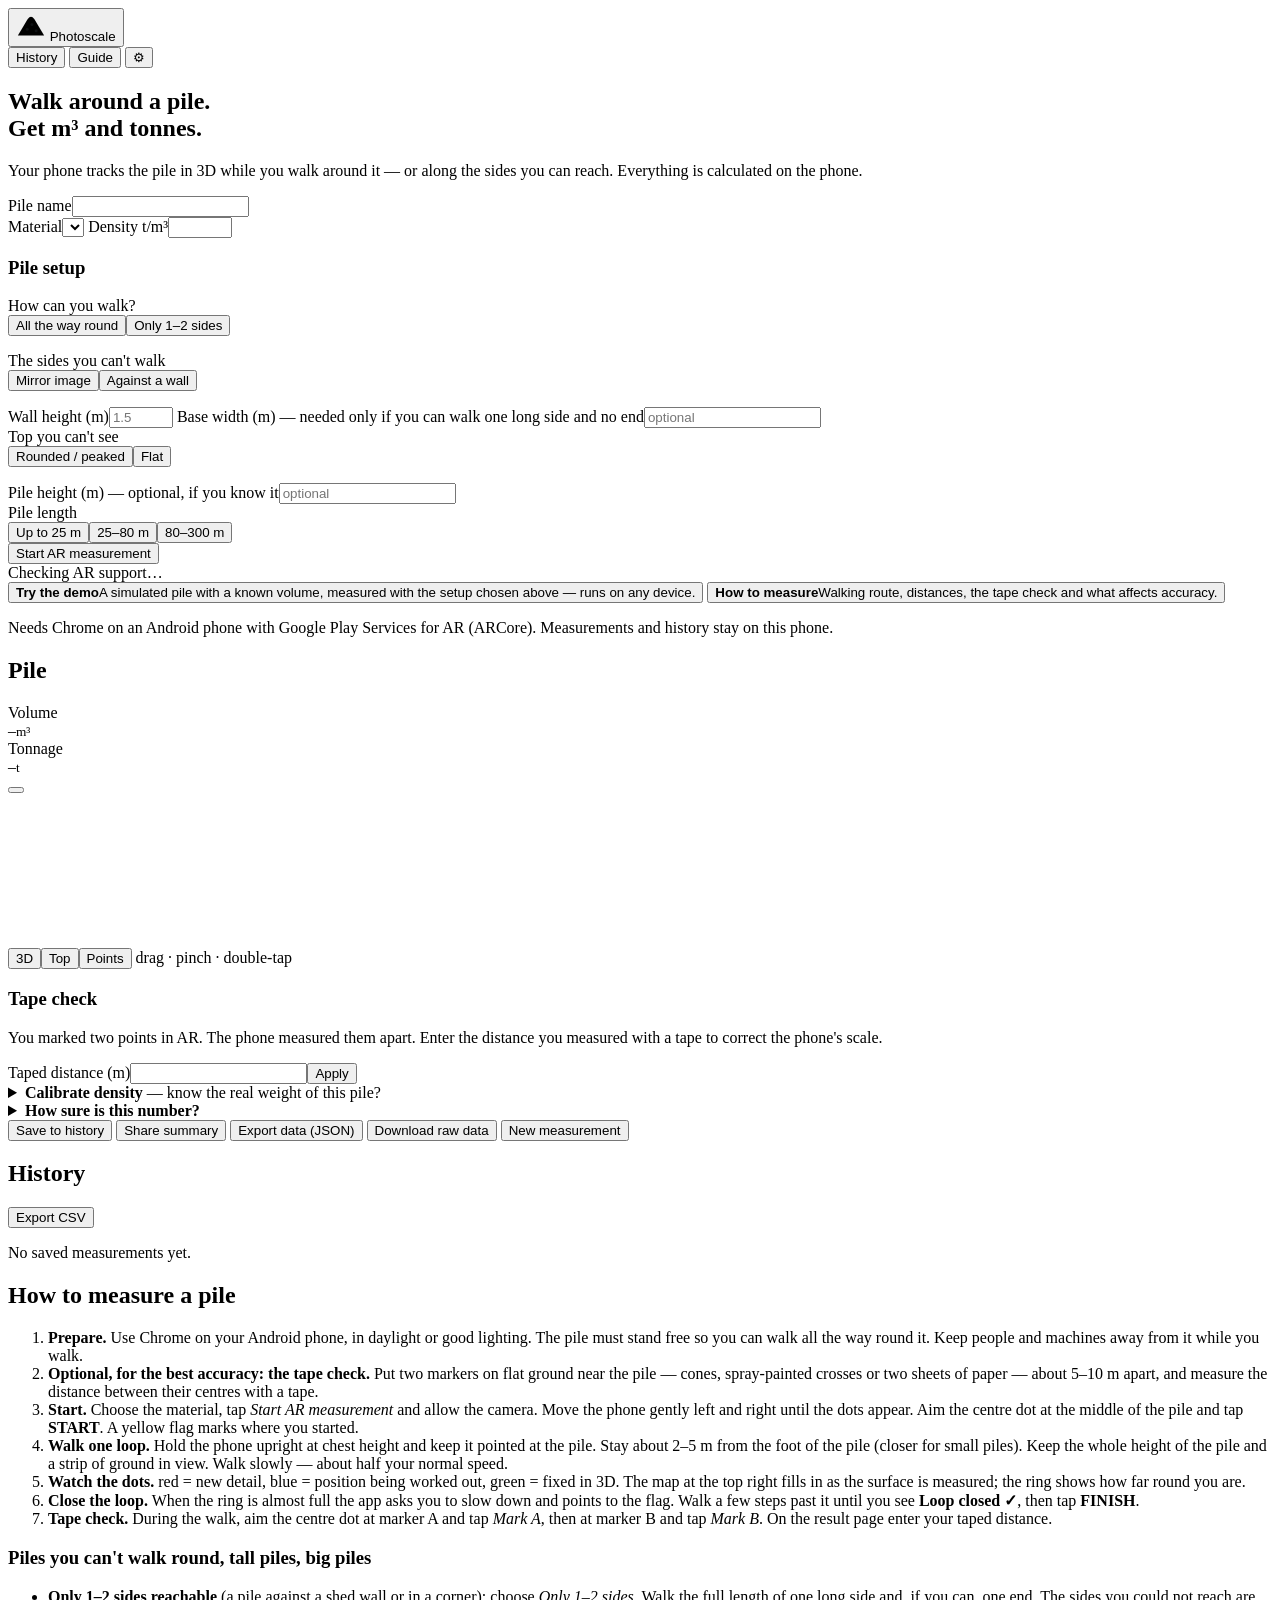
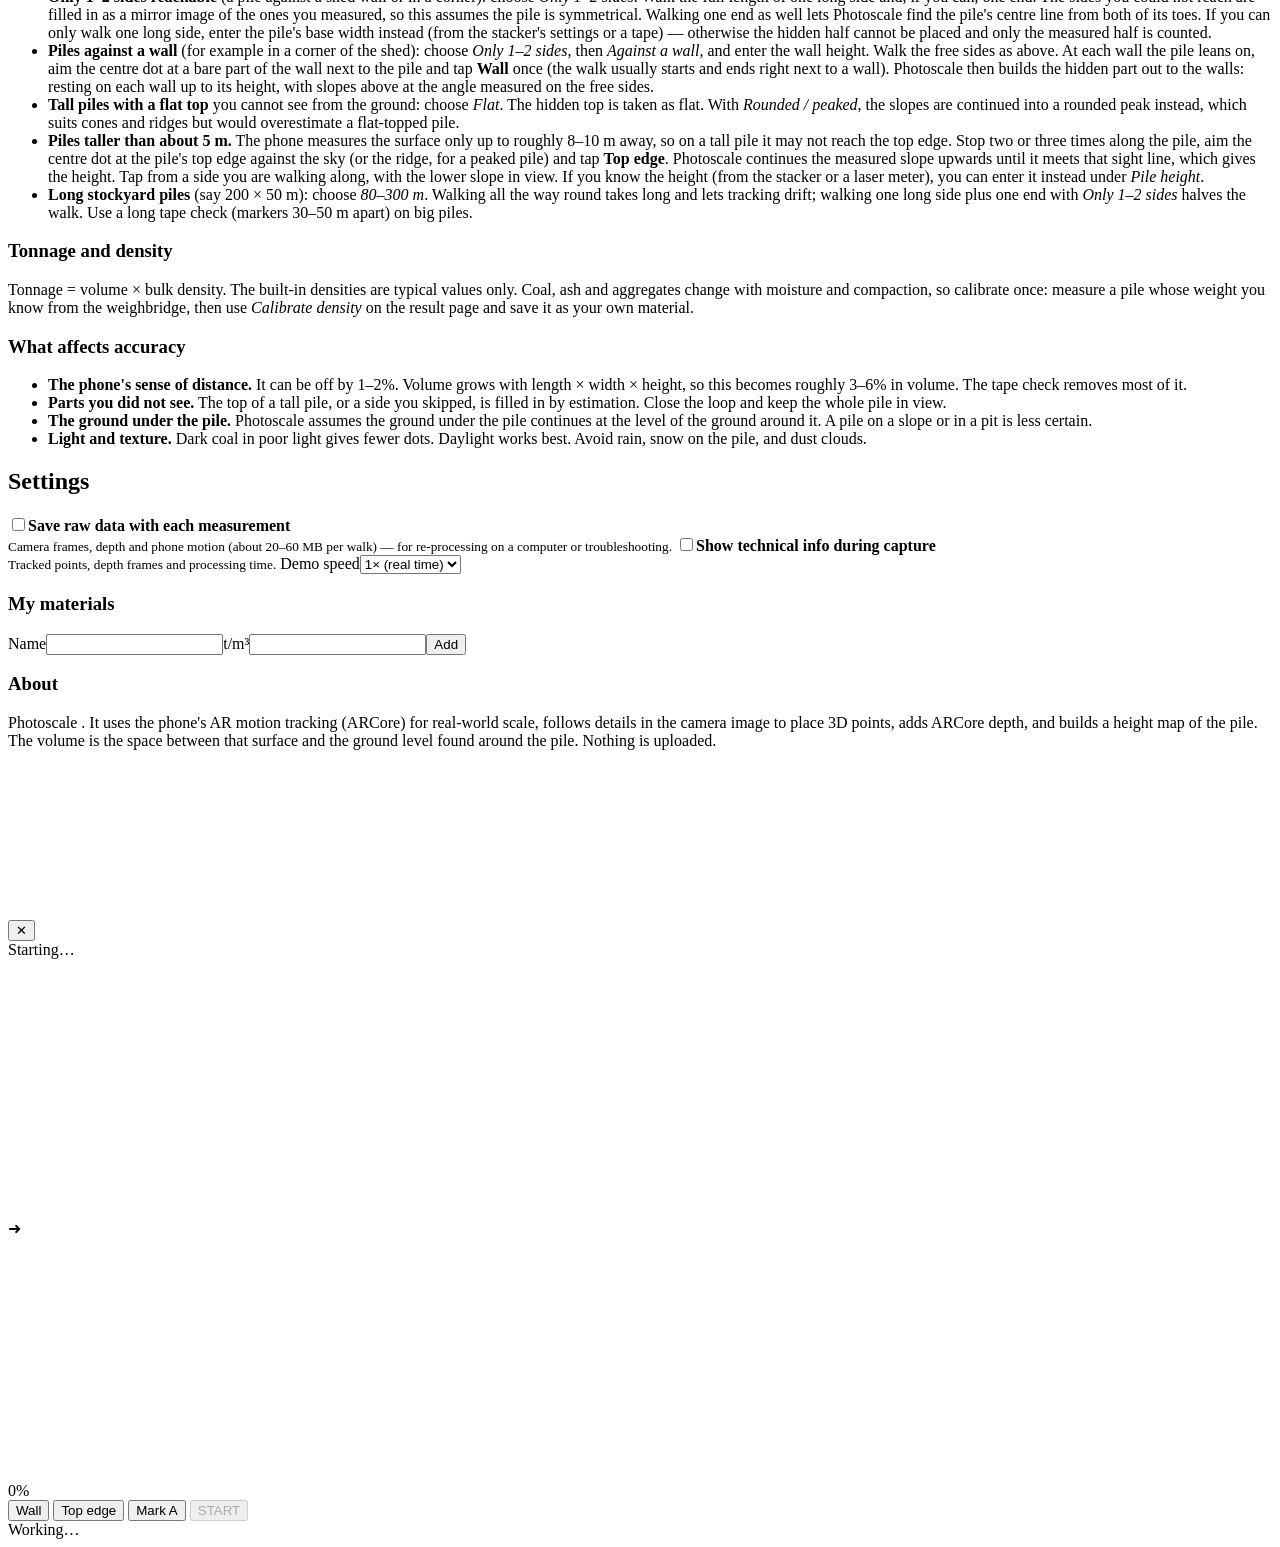
<file: src/index.html>
<!doctype html>
<html lang="en">
<head>
<meta charset="utf-8">
<meta name="viewport" content="width=device-width, initial-scale=1, viewport-fit=cover">
<meta name="theme-color" content="#0e1012">
<meta name="description" content="Measure the volume and tonnage of a stockpile by walking around it with your phone.">
<title>Photoscale — pile volume with your phone</title>
<link rel="icon" href="data:image/svg+xml,%3Csvg xmlns='http://www.w3.org/2000/svg' viewBox='0 0 64 64'%3E%3Crect width='64' height='64' rx='14' fill='%230e1012'/%3E%3Cpath d='M6 50 L26 18 Q32 10 38 18 L58 50 Z' fill='%23ffc61a'/%3E%3Ccircle cx='24' cy='38' r='3' fill='%230e1012'/%3E%3Ccircle cx='34' cy='30' r='3' fill='%230e1012'/%3E%3Ccircle cx='42' cy='42' r='3' fill='%230e1012'/%3E%3C/svg%3E">
<style>/*INLINE:style.css*/</style>
</head>
<body>
<div id="app">
  <header class="topbar">
    <button class="brand" id="go-home" aria-label="Home">
      <svg viewBox="0 0 64 64" width="30" height="30" aria-hidden="true"><path d="M4 52 L25 17 Q32 7 39 17 L60 52 Z" fill="var(--acc)"/><circle cx="24" cy="39" r="3.2" fill="#0e1012"/><circle cx="34" cy="29" r="3.2" fill="#0e1012"/><circle cx="43" cy="42" r="3.2" fill="#0e1012"/></svg>
      <span>Photoscale</span>
    </button>
    <nav class="topnav">
      <button class="navbtn" data-go="history">History <b id="hist-count"></b></button>
      <button class="navbtn" data-go="guide">Guide</button>
      <button class="navbtn icon" data-go="settings" aria-label="Settings">⚙</button>
    </nav>
  </header>

  <main>
    <!-- HOME -->
    <section id="scr-home" class="screen active">
      <div class="hero">
        <h1>Walk around a pile.<br><span>Get m³ and tonnes.</span></h1>
        <p class="lede">Your phone tracks the pile in 3D while you walk around it — or along the sides you can reach. Everything is calculated on the phone.</p>
      </div>
      <div class="card">
        <label class="field"><span>Pile name</span><input id="in-name" type="text" maxlength="60" autocomplete="off"></label>
        <div class="row2">
          <label class="field grow"><span>Material</span><select id="in-mat"></select></label>
          <label class="field den"><span>Density t/m³</span><input id="in-den" type="number" inputmode="decimal" step="0.01" min="0.05" max="5"></label>
        </div>
      </div>
      <div class="card setup">
        <h3>Pile setup</h3>
        <div class="opt">
          <div class="opt-h">How can you walk?</div>
          <div class="segs" id="opt-walk"><button class="seg" data-v="full">All the way round</button><button class="seg" data-v="partial">Only 1–2 sides</button></div>
          <p class="opt-help" id="help-walk"></p>
          <div class="hidden sub-opt" id="row-far">
            <div class="opt-h">The sides you can't walk</div>
            <div class="segs" id="opt-far"><button class="seg" data-v="mirror">Mirror image</button><button class="seg" data-v="wall">Against a wall</button></div>
            <p class="opt-help" id="help-far"></p>
          </div>
          <label class="field hidden" id="row-wallh"><span>Wall height (m)</span><input id="in-wallh" type="number" inputmode="decimal" step="0.1" min="0.3" max="10" placeholder="1.5"></label>
          <label class="field hidden" id="row-width"><span>Base width (m) — needed only if you can walk one long side and no end</span><input id="in-width" type="number" inputmode="decimal" step="0.1" min="1" placeholder="optional"></label>
        </div>
        <div class="opt">
          <div class="opt-h">Top you can't see</div>
          <div class="segs" id="opt-top"><button class="seg" data-v="peaked">Rounded / peaked</button><button class="seg" data-v="flat">Flat</button></div>
          <p class="opt-help" id="help-top"></p>
          <label class="field" id="row-height"><span>Pile height (m) — optional, if you know it</span><input id="in-height" type="number" inputmode="decimal" step="0.1" min="0.5" placeholder="optional"></label>
        </div>
        <div class="opt">
          <div class="opt-h">Pile length</div>
          <div class="segs" id="opt-size"><button class="seg" data-v="small">Up to 25 m</button><button class="seg" data-v="medium">25–80 m</button><button class="seg" data-v="large">80–300 m</button></div>
        </div>
      </div>
      <button id="btn-ar" class="btn primary big">Start AR measurement</button>
      <div id="ar-status" class="status">Checking AR support…</div>
      <div class="grid2">
        <button id="btn-demo" class="tile">
          <b>Try the demo</b><span>A simulated pile with a known volume, measured with the setup chosen above — runs on any device.</span>
        </button>
        <button class="tile" data-go="guide">
          <b>How to measure</b><span>Walking route, distances, the tape check and what affects accuracy.</span>
        </button>
      </div>
      <p class="fine">Needs Chrome on an Android phone with Google Play Services for AR (ARCore). Measurements and history stay on this phone.</p>
    </section>

    <!-- RESULT -->
    <section id="scr-result" class="screen">
      <div class="res-head">
        <div><h2 id="res-title">Pile</h2><div id="res-sub" class="muted"></div></div>
        <div id="res-quality" class="qbadge"></div>
      </div>
      <div class="bignums">
        <div class="bign"><div class="lbl">Volume</div><div class="val"><span id="res-vol">–</span><small>m³</small></div><div id="res-vol-range" class="rng"></div></div>
        <div class="bign acc"><div class="lbl">Tonnage</div><div class="val"><span id="res-ton">–</span><small>t</small></div><div class="rng"><button id="res-den" class="chip"></button></div></div>
      </div>
      <div id="res-truth" class="truth hidden"></div>
      <div class="card flush">
        <canvas id="res-3d" class="view3d"></canvas>
        <div class="vbar">
          <button class="seg on" id="v-3d">3D</button><button class="seg" id="v-top">Top</button><button class="seg" id="v-pts">Points</button>
          <span class="muted small">drag · pinch · double-tap</span>
        </div>
        <div id="res-legend" class="legend"></div>
      </div>
      <div id="res-stats" class="stats"></div>
      <ul id="res-warn" class="warns"></ul>

      <div id="res-tape" class="card hidden">
        <h3>Tape check</h3>
        <p class="muted">You marked two points in AR. The phone measured them <b id="tape-ar"></b> apart. Enter the distance you measured with a tape to correct the phone's scale.</p>
        <div class="row2"><label class="field grow"><span>Taped distance (m)</span><input id="tape-in" type="number" inputmode="decimal" step="0.001" min="0.5"></label><button id="tape-apply" class="btn">Apply</button></div>
        <div id="tape-out" class="muted"></div>
      </div>

      <details class="card">
        <summary><b>Calibrate density</b> <span class="muted">— know the real weight of this pile?</span></summary>
        <p class="muted">If this pile was weighed (e.g. on a weighbridge), enter its tonnage. Photoscale divides it by the measured volume and can save the result as your own material.</p>
        <div class="row2"><label class="field grow"><span>Known tonnage (t)</span><input id="cal-in" type="number" inputmode="decimal" step="0.1" min="0"></label><button id="cal-go" class="btn">Calculate</button></div>
        <div id="cal-out" class="muted"></div>
      </details>

      <details class="card" id="res-why">
        <summary><b>How sure is this number?</b></summary>
        <div id="why-body"></div>
      </details>

      <div class="actions">
        <button id="res-save" class="btn primary">Save to history</button>
        <button id="res-share" class="btn">Share summary</button>
        <button id="res-json" class="btn">Export data (JSON)</button>
        <button id="res-raw" class="btn hidden">Download raw data</button>
        <button id="res-new" class="btn ghost">New measurement</button>
      </div>
    </section>

    <!-- HISTORY -->
    <section id="scr-history" class="screen">
      <div class="res-head"><h2>History</h2><button id="hist-csv" class="btn small">Export CSV</button></div>
      <div id="hist-list" class="hlist"></div>
      <p id="hist-empty" class="muted center hidden">No saved measurements yet.</p>
    </section>

    <!-- GUIDE -->
    <section id="scr-guide" class="screen">
      <h2>How to measure a pile</h2>
      <ol class="steps">
        <li><b>Prepare.</b> Use Chrome on your Android phone, in daylight or good lighting. The pile must stand free so you can walk all the way round it. Keep people and machines away from it while you walk.</li>
        <li><b>Optional, for the best accuracy: the tape check.</b> Put two markers on flat ground near the pile — cones, spray-painted crosses or two sheets of paper — about 5–10 m apart, and measure the distance between their centres with a tape.</li>
        <li><b>Start.</b> Choose the material, tap <i>Start AR measurement</i> and allow the camera. Move the phone gently left and right until the dots appear. Aim the centre dot at the middle of the pile and tap <b>START</b>. A yellow flag marks where you started.</li>
        <li><b>Walk one loop.</b> Hold the phone upright at chest height and keep it pointed at the pile. Stay about 2–5 m from the foot of the pile (closer for small piles). Keep the whole height of the pile and a strip of ground in view. Walk slowly — about half your normal speed.</li>
        <li><b>Watch the dots.</b> <span class="dot r"></span> red = new detail, <span class="dot b"></span> blue = position being worked out, <span class="dot g"></span> green = fixed in 3D. The map at the top right fills in as the surface is measured; the ring shows how far round you are.</li>
        <li><b>Close the loop.</b> When the ring is almost full the app asks you to slow down and points to the flag. Walk a few steps past it until you see <b>Loop closed ✓</b>, then tap <b>FINISH</b>.</li>
        <li><b>Tape check.</b> During the walk, aim the centre dot at marker A and tap <i>Mark A</i>, then at marker B and tap <i>Mark B</i>. On the result page enter your taped distance.</li>
      </ol>
      <div class="card">
        <h3>Piles you can't walk round, tall piles, big piles</h3>
        <ul class="plain">
          <li><b>Only 1–2 sides reachable</b> (a pile against a shed wall or in a corner): choose <i>Only 1–2 sides</i>. Walk the full length of one long side and, if you can, one end. The sides you could not reach are filled in as a mirror image of the ones you measured, so this assumes the pile is symmetrical. Walking one end as well lets Photoscale find the pile's centre line from both of its toes. If you can only walk one long side, enter the pile's base width instead (from the stacker's settings or a tape) — otherwise the hidden half cannot be placed and only the measured half is counted.</li>
          <li><b>Piles against a wall</b> (for example in a corner of the shed): choose <i>Only 1–2 sides</i>, then <i>Against a wall</i>, and enter the wall height. Walk the free sides as above. At each wall the pile leans on, aim the centre dot at a bare part of the wall next to the pile and tap <b>Wall</b> once (the walk usually starts and ends right next to a wall). Photoscale then builds the hidden part out to the walls: resting on each wall up to its height, with slopes above at the angle measured on the free sides.</li>
          <li><b>Tall piles with a flat top</b> you cannot see from the ground: choose <i>Flat</i>. The hidden top is taken as flat. With <i>Rounded / peaked</i>, the slopes are continued into a rounded peak instead, which suits cones and ridges but would overestimate a flat-topped pile.</li>
          <li><b>Piles taller than about 5 m.</b> The phone measures the surface only up to roughly 8–10 m away, so on a tall pile it may not reach the top edge. Stop two or three times along the pile, aim the centre dot at the pile's top edge against the sky (or the ridge, for a peaked pile) and tap <b>Top edge</b>. Photoscale continues the measured slope upwards until it meets that sight line, which gives the height. Tap from a side you are walking along, with the lower slope in view. If you know the height (from the stacker or a laser meter), you can enter it instead under <i>Pile height</i>.</li>
          <li><b>Long stockyard piles</b> (say 200 × 50 m): choose <i>80–300 m</i>. Walking all the way round takes long and lets tracking drift; walking one long side plus one end with <i>Only 1–2 sides</i> halves the walk. Use a long tape check (markers 30–50 m apart) on big piles.</li>
        </ul>
      </div>
      <div class="card">
        <h3>Tonnage and density</h3>
        <p class="muted">Tonnage = volume × bulk density. The built-in densities are typical values only. Coal, ash and aggregates change with moisture and compaction, so calibrate once: measure a pile whose weight you know from the weighbridge, then use <i>Calibrate density</i> on the result page and save it as your own material.</p>
      </div>
      <div class="card">
        <h3>What affects accuracy</h3>
        <ul class="plain">
          <li><b>The phone's sense of distance.</b> It can be off by 1–2%. Volume grows with length × width × height, so this becomes roughly 3–6% in volume. The tape check removes most of it.</li>
          <li><b>Parts you did not see.</b> The top of a tall pile, or a side you skipped, is filled in by estimation. Close the loop and keep the whole pile in view.</li>
          <li><b>The ground under the pile.</b> Photoscale assumes the ground under the pile continues at the level of the ground around it. A pile on a slope or in a pit is less certain.</li>
          <li><b>Light and texture.</b> Dark coal in poor light gives fewer dots. Daylight works best. Avoid rain, snow on the pile, and dust clouds.</li>
        </ul>
      </div>
    </section>

    <!-- SETTINGS -->
    <section id="scr-settings" class="screen">
      <h2>Settings</h2>
      <div class="card">
        <label class="toggle"><input type="checkbox" id="set-record"><span><b>Save raw data with each measurement</b><br><small class="muted">Camera frames, depth and phone motion (about 20–60 MB per walk) — for re-processing on a computer or troubleshooting.</small></span></label>
        <label class="toggle"><input type="checkbox" id="set-debug"><span><b>Show technical info during capture</b><br><small class="muted">Tracked points, depth frames and processing time.</small></span></label>
        <label class="field"><span>Demo speed</span><select id="set-speed"><option value="1">1× (real time)</option><option value="2">2×</option><option value="4">4×</option></select></label>
      </div>
      <div class="card">
        <h3>My materials</h3>
        <div id="set-mats" class="mats"></div>
        <div class="row2"><label class="field grow"><span>Name</span><input id="mat-name" type="text" maxlength="40"></label><label class="field den"><span>t/m³</span><input id="mat-den" type="number" inputmode="decimal" step="0.01"></label><button id="mat-add" class="btn">Add</button></div>
      </div>
      <div class="card">
        <h3>About</h3>
        <p class="muted">Photoscale <span id="ver"></span>. It uses the phone's AR motion tracking (ARCore) for real-world scale, follows details in the camera image to place 3D points, adds ARCore depth, and builds a height map of the pile. The volume is the space between that surface and the ground level found around the pile. Nothing is uploaded.</p>
      </div>
    </section>
  </main>
</div>

<div id="sim-stage" class="sim-stage hidden"><canvas id="sim-canvas"></canvas></div>

<div id="ov" class="ov hidden">
  <div class="ov-top">
    <button id="ov-close" class="ov-icon" aria-label="Cancel">✕</button>
    <div id="ov-msg" class="ov-msg info">Starting…</div>
  </div>
  <canvas id="ov-mini" class="ov-mini" width="256" height="256"></canvas>
  <div class="ov-reticle"></div>
  <div id="ov-arrow" class="ov-arrow hidden">➜</div>
  <div class="ov-bottom">
    <div class="ov-ringwrap"><canvas id="ov-ring" width="240" height="240"></canvas><div id="ov-pct" class="ov-pct">0%</div></div>
    <div class="ov-btns">
      <button id="ov-wall" class="ov-small hidden">Wall</button>
      <button id="ov-topedge" class="ov-small hidden">Top edge</button>
      <button id="ov-ref" class="ov-small hidden">Mark A</button>
      <button id="ov-main" class="ov-main" disabled>START</button>
    </div>
  </div>
  <div id="ov-stats" class="ov-stats hidden"></div>
</div>

<div id="busy" class="busy hidden"><div class="spinner"></div><div id="busy-msg">Working…</div></div>
<div id="toast" class="toast hidden"></div>

<script id="engine-src" type="text/plain">/*INLINE:engine.js*/</script>
<script>
/*INLINE:gl.js*/
/*INLINE:sim.js*/
/*INLINE:capture.js*/
/*INLINE:xr.js*/
/*INLINE:viewer.js*/
/*INLINE:record.js*/
/*INLINE:app.js*/
</script>
</body>
</html>
</file>
